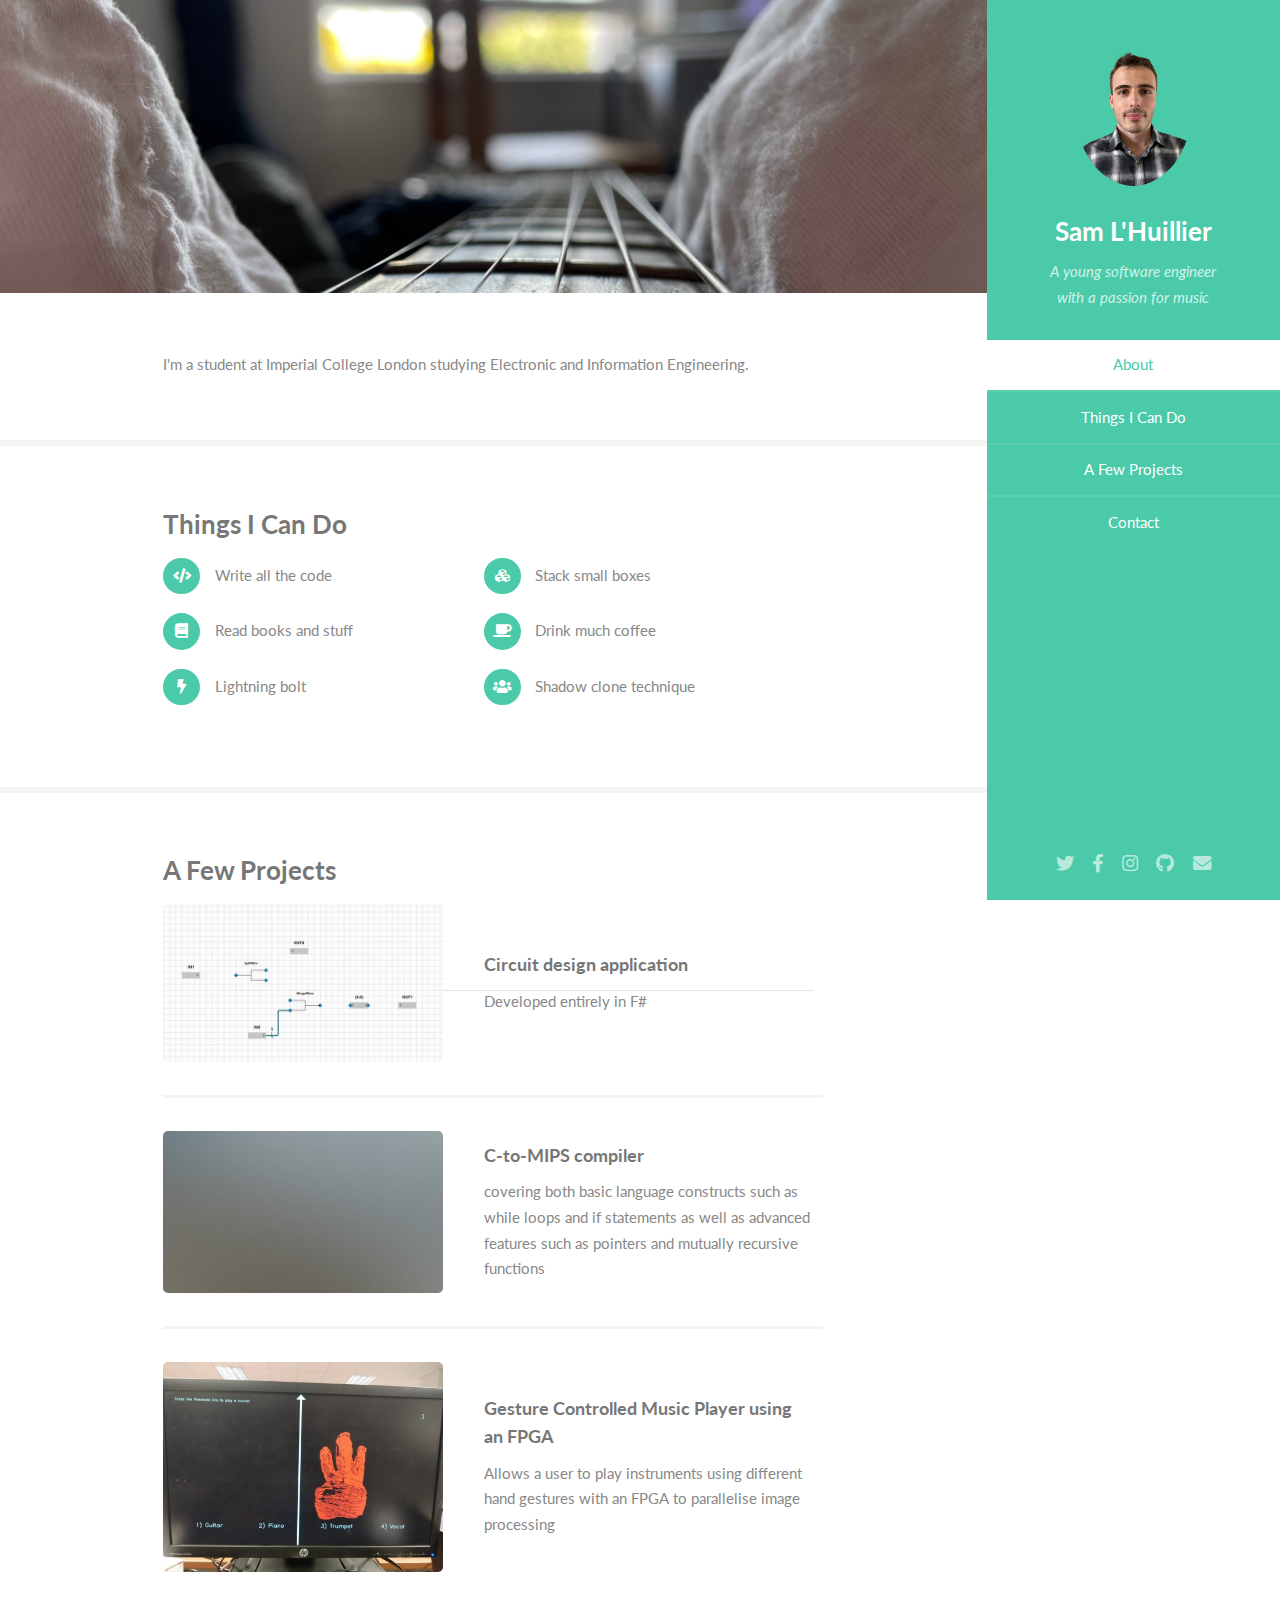
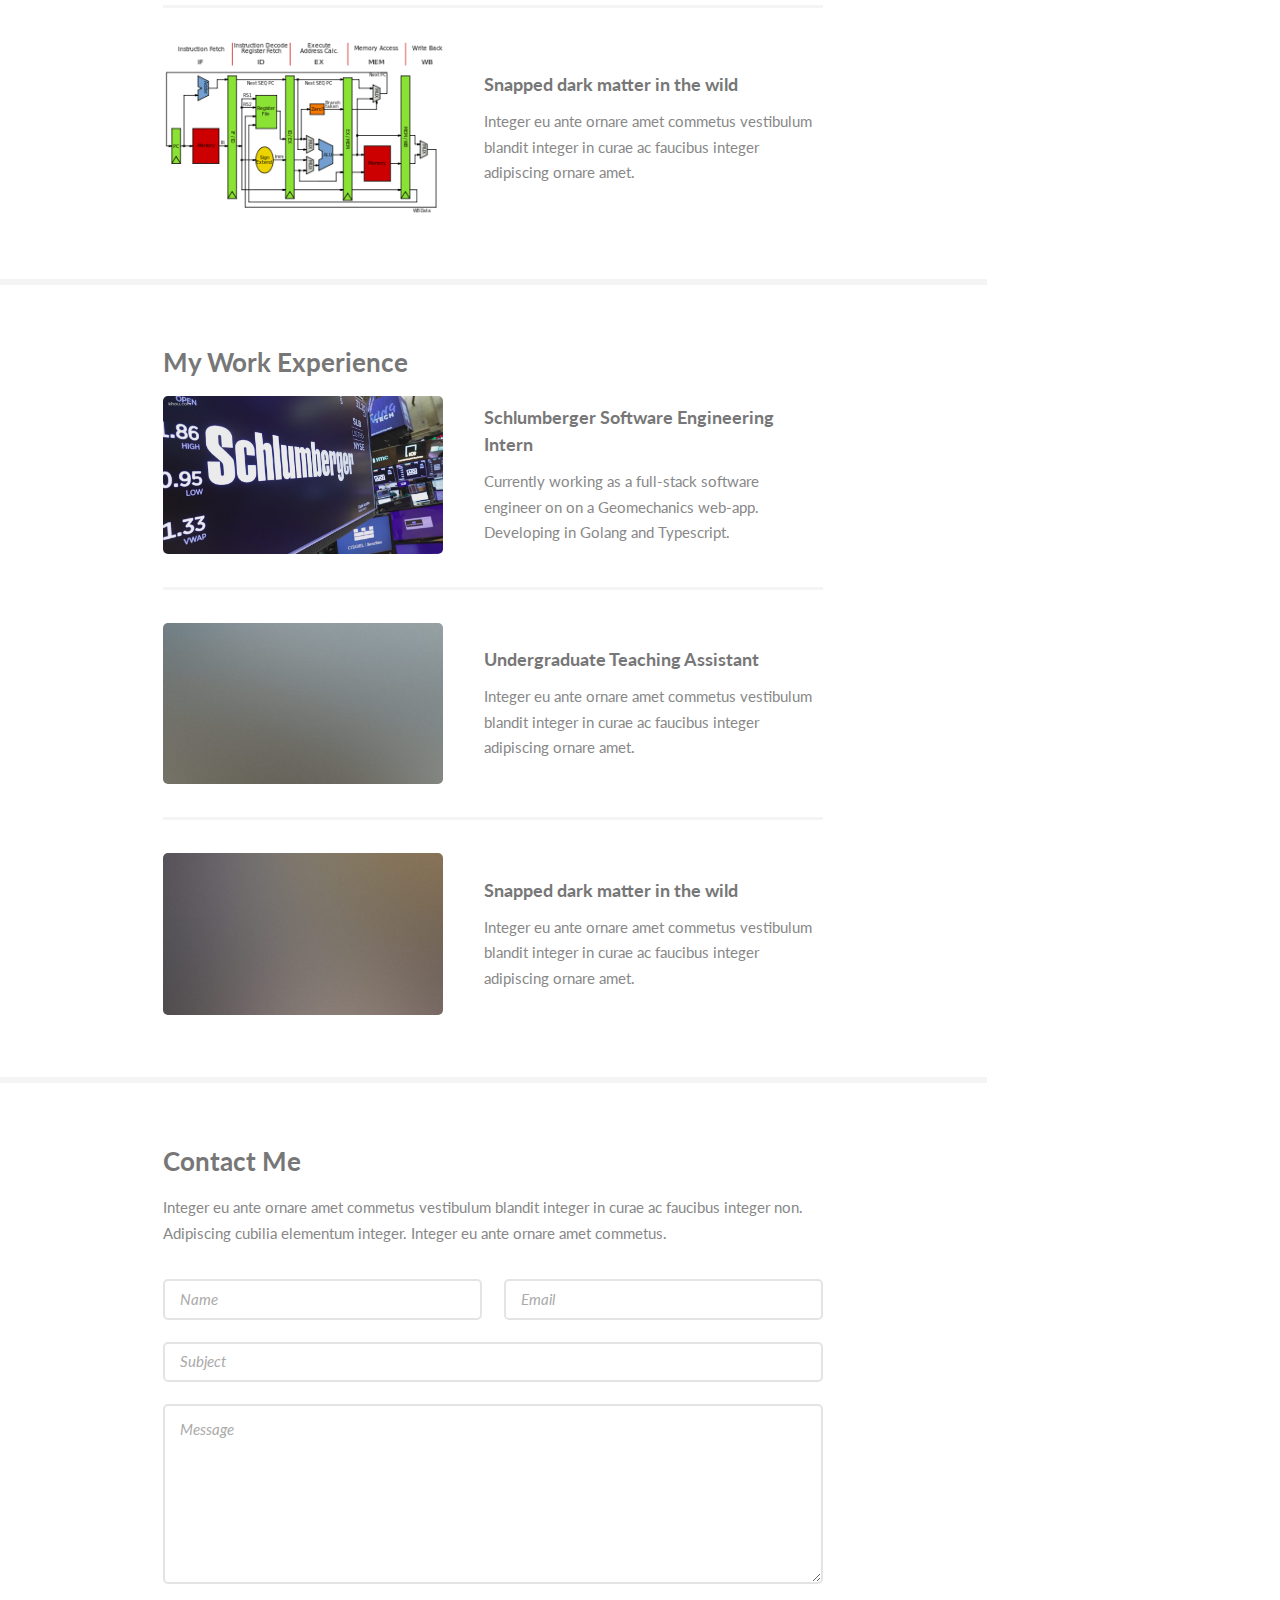
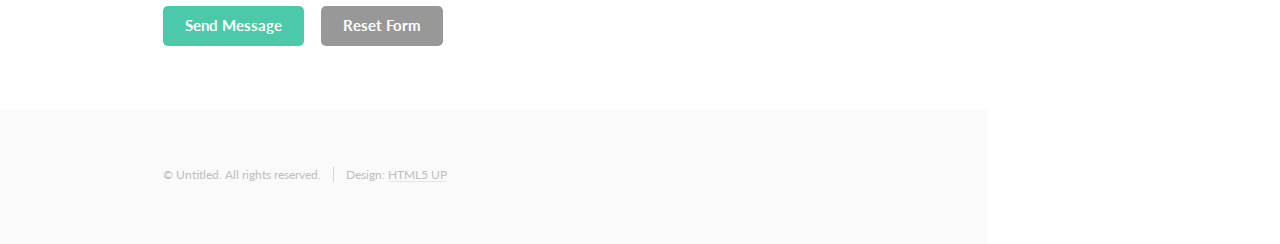
<file: html5up-read-only/index.html>
<!DOCTYPE HTML>

<html>
	<head>
		<title>Sam L'Huillier</title>
		<meta charset="utf-8" />
		<meta name="viewport" content="width=device-width, initial-scale=1, user-scalable=no" />
		<link rel="stylesheet" href="assets/css/main.css" />
		<!-- Global site tag (gtag.js) - Google Analytics -->
		<script async src="https://www.googletagmanager.com/gtag/js?id=G-H9YHZR021Y"></script>
		<script>
		window.dataLayer = window.dataLayer || [];
		function gtag(){dataLayer.push(arguments);}
		gtag('js', new Date());

		gtag('config', 'G-H9YHZR021Y');
		</script>
	</head>
	<body class="is-preload">

		<!-- Header -->
			<section id="header">
				<header>
					<span class="image avatar"><img src="images/sam-removebg.png" alt="" /></span>
					<h1 id="logo"><a href="#">Sam L'Huillier</a></h1>
					<p>A young software engineer<br />
					with a passion for music</p>
				</header>
				<nav id="nav">
					<ul>
						<li><a href="#one" class="active">About</a></li>
						<li><a href="#two">Things I Can Do</a></li>
						<li><a href="#three">A Few Projects</a></li>
						<li><a href="#four">Contact</a></li>
					</ul>
				</nav>
				<footer>
					<ul class="icons">
						<li><a href="#" class="icon brands fa-twitter"><span class="label">Twitter</span></a></li>
						<li><a href="#" class="icon brands fa-facebook-f"><span class="label">Facebook</span></a></li>
						<li><a href="#" class="icon brands fa-instagram"><span class="label">Instagram</span></a></li>
						<li><a href="#" class="icon brands fa-github"><span class="label">Github</span></a></li>
						<li><a href="#" class="icon solid fa-envelope"><span class="label">Email</span></a></li>
					</ul>
				</footer>
			</section>

		<!-- Wrapper -->
			<div id="wrapper">

				<!-- Main -->
					<div id="main">

						<!-- One -->
							<section id="one">
								<div class="image main" data-position="center">
									<img src="images/guitar.jpg" alt="" />
								</div>
								<div class="container">
									<header class="major">
										<!-- <h2>Sam L'Huillier</h2> -->
										<!-- <p><br />
										In my free time, </p> -->
									</header>
									<p>I'm a student at Imperial College London studying
										Electronic and Information Engineering. 
									</p>
								</div>
							</section>

						<!-- Two -->
							<section id="two">
								<div class="container">
									<h3>Things I Can Do</h3>
									<ul class="feature-icons">
										<li class="icon solid fa-code">Write all the code</li>
										<li class="icon solid fa-cubes">Stack small boxes</li>
										<li class="icon solid fa-book">Read books and stuff</li>
										<li class="icon solid fa-coffee">Drink much coffee</li>
										<li class="icon solid fa-bolt">Lightning bolt</li>
										<li class="icon solid fa-users">Shadow clone technique</li>
									</ul>
								</div>
							</section>

						<!-- Three -->
							<section id="three">
								<div class="container">
									<h3>A Few Projects</h3>
									<div class="features">
										
										<article>
											<a href="https://www.google.com">
											<div class="image"><img src="images/width-inference.gif" alt="" /></div>
											<div class="inner">
												<h4>Circuit design application</h4>
												<p>Developed entirely in F#</p>
											</div>
											</a>
										</article>
									
										<article>
											<a href="#" class="image"><img src="images/pic02.jpg" alt="" /></a>
											<div class="inner">
												<h4>C-to-MIPS compiler</h4>
												<p>covering both basic language constructs such as while loops and if statements as well as advanced features such as pointers and mutually recursive functions</p>
											</div>
										</article>
										<article>
											<a href="#" class="image"><img src="images/fpga.jpg" alt="" /></a>
											<div class="inner">
												<h4>Gesture Controlled Music Player using an FPGA</h4>
												<p>Allows a user to play instruments using different hand gestures with an FPGA to parallelise image processing</p>
											</div>
										</article>
										<article>
											<a href="#" class="image"><img src="images/mips.png" alt="" /></a>
											<div class="inner">
												<h4>Snapped dark matter in the wild</h4>
												<p>Integer eu ante ornare amet commetus vestibulum blandit integer in curae ac faucibus integer adipiscing ornare amet.</p>
											</div>
										</article>
									</div>
								</div>
							</section>
							<section id="four">
								<div class="container">
									<h3>My Work Experience</h3>
									<div class="features">
										<article>
											<a href="" class="image"><img src="images/schlum.jpg" alt="" /></a>
											<div class="inner">
												<h4>Schlumberger Software Engineering Intern</h4>
												<p>
													Currently working as a full-stack software engineer on
													on a Geomechanics web-app. Developing in Golang and Typescript. 
												</p>
											</div>
										</article>
										<article>
											<a href="#" class="image"><img src="images/pic02.jpg" alt="" /></a>
											<div class="inner">
												<h4>Undergraduate Teaching Assistant</h4>
												<p>Integer eu ante ornare amet commetus vestibulum blandit integer in curae ac faucibus integer adipiscing ornare amet.</p>
											</div>
										</article>
										<article>
											<a href="#" class="image"><img src="images/pic03.jpg" alt="" /></a>
											<div class="inner">
												<h4>Snapped dark matter in the wild</h4>
												<p>Integer eu ante ornare amet commetus vestibulum blandit integer in curae ac faucibus integer adipiscing ornare amet.</p>
											</div>
										</article>
									</div>
								</div>
							</section>
							


							
							<section id="five">
								<div class="container">
									<h3>Contact Me</h3>
									<p>Integer eu ante ornare amet commetus vestibulum blandit integer in curae ac faucibus integer non. Adipiscing cubilia elementum integer. Integer eu ante ornare amet commetus.</p>
									<form method="post" action="#">
										<div class="row gtr-uniform">
											<div class="col-6 col-12-xsmall"><input type="text" name="name" id="name" placeholder="Name" /></div>
											<div class="col-6 col-12-xsmall"><input type="email" name="email" id="email" placeholder="Email" /></div>
											<div class="col-12"><input type="text" name="subject" id="subject" placeholder="Subject" /></div>
											<div class="col-12"><textarea name="message" id="message" placeholder="Message" rows="6"></textarea></div>
											<div class="col-12">
												<ul class="actions">
													<li><input type="submit" class="primary" value="Send Message" /></li>
													<li><input type="reset" value="Reset Form" /></li>
												</ul>
											</div>
										</div>
									</form>
								</div>
							</section>

						<!-- Five -->
						<!--
							<section id="five">
								<div class="container">
									<h3>Elements</h3>

									<section>
										<h4>Text</h4>
										<p>This is <b>bold</b> and this is <strong>strong</strong>. This is <i>italic</i> and this is <em>emphasized</em>.
										This is <sup>superscript</sup> text and this is <sub>subscript</sub> text.
										This is <u>underlined</u> and this is code: <code>for (;;) { ... }</code>. Finally, <a href="#">this is a link</a>.</p>
										<hr />
										<header>
											<h4>Heading with a Subtitle</h4>
											<p>Lorem ipsum dolor sit amet nullam id egestas urna aliquam</p>
										</header>
										<p>Nunc lacinia ante nunc ac lobortis. Interdum adipiscing gravida odio porttitor sem non mi integer non faucibus ornare mi ut ante amet placerat aliquet. Volutpat eu sed ante lacinia sapien lorem accumsan varius montes viverra nibh in adipiscing blandit tempus accumsan.</p>
										<header>
											<h5>Heading with a Subtitle</h5>
											<p>Lorem ipsum dolor sit amet nullam id egestas urna aliquam</p>
										</header>
										<p>Nunc lacinia ante nunc ac lobortis. Interdum adipiscing gravida odio porttitor sem non mi integer non faucibus ornare mi ut ante amet placerat aliquet. Volutpat eu sed ante lacinia sapien lorem accumsan varius montes viverra nibh in adipiscing blandit tempus accumsan.</p>
										<hr />
										<h2>Heading Level 2</h2>
										<h3>Heading Level 3</h3>
										<h4>Heading Level 4</h4>
										<h5>Heading Level 5</h5>
										<h6>Heading Level 6</h6>
										<hr />
										<h5>Blockquote</h5>
										<blockquote>Fringilla nisl. Donec accumsan interdum nisi, quis tincidunt felis sagittis eget tempus euismod. Vestibulum ante ipsum primis in faucibus vestibulum. Blandit adipiscing eu felis iaculis volutpat ac adipiscing accumsan faucibus. Vestibulum ante ipsum primis in faucibus lorem ipsum dolor sit amet nullam adipiscing eu felis.</blockquote>
										<h5>Preformatted</h5>
										<pre><code>i = 0;

while (!deck.isInOrder()) {
    print 'Iteration ' + i;
    deck.shuffle();
    i++;
}

print 'It took ' + i + ' iterations to sort the deck.';</code></pre>
									</section>

									<section>
										<h4>Lists</h4>
										<div class="row">
											<div class="col-6 col-12-xsmall">
												<h5>Unordered</h5>
												<ul>
													<li>Dolor pulvinar etiam magna etiam.</li>
													<li>Sagittis adipiscing lorem eleifend.</li>
													<li>Felis enim feugiat dolore viverra.</li>
												</ul>
												<h5>Alternate</h5>
												<ul class="alt">
													<li>Dolor pulvinar etiam magna etiam.</li>
													<li>Sagittis adipiscing lorem eleifend.</li>
													<li>Felis enim feugiat dolore viverra.</li>
												</ul>
											</div>
											<div class="col-6 col-12-xsmall">
												<h5>Ordered</h5>
												<ol>
													<li>Dolor pulvinar etiam magna etiam.</li>
													<li>Etiam vel felis at lorem sed viverra.</li>
													<li>Felis enim feugiat dolore viverra.</li>
													<li>Dolor pulvinar etiam magna etiam.</li>
													<li>Etiam vel felis at lorem sed viverra.</li>
													<li>Felis enim feugiat dolore viverra.</li>
												</ol>
												<h5>Icons</h5>
												<ul class="icons">
													<li><a href="#" class="icon brands fa-twitter"><span class="label">Twitter</span></a></li>
													<li><a href="#" class="icon brands fa-facebook-f"><span class="label">Facebook</span></a></li>
													<li><a href="#" class="icon brands fa-instagram"><span class="label">Instagram</span></a></li>
													<li><a href="#" class="icon brands fa-github"><span class="label">Github</span></a></li>
													<li><a href="#" class="icon brands fa-dribbble"><span class="label">Dribbble</span></a></li>
													<li><a href="#" class="icon brands fa-tumblr"><span class="label">Tumblr</span></a></li>
												</ul>
											</div>
										</div>
										<h5>Actions</h5>
										<ul class="actions">
											<li><a href="#" class="button primary">Default</a></li>
											<li><a href="#" class="button">Default</a></li>
											<li><a href="#" class="button alt">Default</a></li>
										</ul>
										<ul class="actions small">
											<li><a href="#" class="button primary small">Small</a></li>
											<li><a href="#" class="button small">Small</a></li>
											<li><a href="#" class="button alt small">Small</a></li>
										</ul>
										<div class="row">
											<div class="col-3 col-6-medium col-12-xsmall">
												<ul class="actions stacked">
													<li><a href="#" class="button primary">Default</a></li>
													<li><a href="#" class="button">Default</a></li>
													<li><a href="#" class="button alt">Default</a></li>
												</ul>
											</div>
											<div class="col-3 col-6 col-12-xsmall">
												<ul class="actions stacked">
													<li><a href="#" class="button primary small">Small</a></li>
													<li><a href="#" class="button small">Small</a></li>
													<li><a href="#" class="button alt small">Small</a></li>
												</ul>
											</div>
											<div class="col-3 col-6-medium col-12-xsmall">
												<ul class="actions stacked">
													<li><a href="#" class="button primary fit">Default</a></li>
													<li><a href="#" class="button fit">Default</a></li>
													<li><a href="#" class="button alt fit">Default</a></li>
												</ul>
											</div>
											<div class="col-3 col-6-medium col-12-xsmall">
												<ul class="actions stacked">
													<li><a href="#" class="button primary small fit">Small</a></li>
													<li><a href="#" class="button small fit">Small</a></li>
													<li><a href="#" class="button alt small fit">Small</a></li>
												</ul>
											</div>
										</div>
									</section>

									<section>
										<h4>Table</h4>
										<h5>Default</h5>
										<div class="table-wrapper">
											<table>
												<thead>
													<tr>
														<th>Name</th>
														<th>Description</th>
														<th>Price</th>
													</tr>
												</thead>
												<tbody>
													<tr>
														<td>Item One</td>
														<td>Ante turpis integer aliquet porttitor.</td>
														<td>29.99</td>
													</tr>
													<tr>
														<td>Item Two</td>
														<td>Vis ac commodo adipiscing arcu aliquet.</td>
														<td>19.99</td>
													</tr>
													<tr>
														<td>Item Three</td>
														<td> Morbi faucibus arcu accumsan lorem.</td>
														<td>29.99</td>
													</tr>
													<tr>
														<td>Item Four</td>
														<td>Vitae integer tempus condimentum.</td>
														<td>19.99</td>
													</tr>
													<tr>
														<td>Item Five</td>
														<td>Ante turpis integer aliquet porttitor.</td>
														<td>29.99</td>
													</tr>
												</tbody>
												<tfoot>
													<tr>
														<td colspan="2"></td>
														<td>100.00</td>
													</tr>
												</tfoot>
											</table>
										</div>

										<h5>Alternate</h5>
										<div class="table-wrapper">
											<table class="alt">
												<thead>
													<tr>
														<th>Name</th>
														<th>Description</th>
														<th>Price</th>
													</tr>
												</thead>
												<tbody>
													<tr>
														<td>Item One</td>
														<td>Ante turpis integer aliquet porttitor.</td>
														<td>29.99</td>
													</tr>
													<tr>
														<td>Item Two</td>
														<td>Vis ac commodo adipiscing arcu aliquet.</td>
														<td>19.99</td>
													</tr>
													<tr>
														<td>Item Three</td>
														<td> Morbi faucibus arcu accumsan lorem.</td>
														<td>29.99</td>
													</tr>
													<tr>
														<td>Item Four</td>
														<td>Vitae integer tempus condimentum.</td>
														<td>19.99</td>
													</tr>
													<tr>
														<td>Item Five</td>
														<td>Ante turpis integer aliquet porttitor.</td>
														<td>29.99</td>
													</tr>
												</tbody>
												<tfoot>
													<tr>
														<td colspan="2"></td>
														<td>100.00</td>
													</tr>
												</tfoot>
											</table>
										</div>
									</section>

									<section>
										<h4>Buttons</h4>
										<ul class="actions">
											<li><a href="#" class="button primary">Primary</a></li>
											<li><a href="#" class="button">Default</a></li>
											<li><a href="#" class="button alt">Alternate</a></li>
										</ul>
										<ul class="actions">
											<li><a href="#" class="button primary large">Large</a></li>
											<li><a href="#" class="button">Default</a></li>
											<li><a href="#" class="button alt small">Small</a></li>
										</ul>
										<ul class="actions fit">
											<li><a href="#" class="button primary fit">Fit</a></li>
											<li><a href="#" class="button fit">Fit</a></li>
											<li><a href="#" class="button alt fit">Fit</a></li>
										</ul>
										<ul class="actions fit small">
											<li><a href="#" class="button primary fit small">Fit + Small</a></li>
											<li><a href="#" class="button fit small">Fit + Small</a></li>
											<li><a href="#" class="button alt fit small">Fit + Small</a></li>
										</ul>
										<ul class="actions">
											<li><a href="#" class="button primary icon solid fa-download">Icon</a></li>
											<li><a href="#" class="button icon solid fa-download">Icon</a></li>
											<li><a href="#" class="button alt icon solid fa-check">Icon</a></li>
										</ul>
										<ul class="actions">
											<li><span class="button primary disabled">Primary</span></li>
											<li><span class="button disabled">Default</span></li>
											<li><span class="button alt disabled">Alternate</span></li>
										</ul>
									</section>

									<section>
										<h4>Form</h4>
										<form method="post" action="#">
											<div class="row gtr-uniform">
												<div class="col-6 col-12-xsmall">
													<input type="text" name="demo-name" id="demo-name" value="" placeholder="Name" />
												</div>
												<div class="col-6 col-12-xsmall">
													<input type="email" name="demo-email" id="demo-email" value="" placeholder="Email" />
												</div>
												<div class="col-12">
													<select name="demo-category" id="demo-category">
														<option value="">- Category -</option>
														<option value="1">Manufacturing</option>
														<option value="1">Shipping</option>
														<option value="1">Administration</option>
														<option value="1">Human Resources</option>
													</select>
												</div>
												<div class="col-4 col-12-medium">
													<input type="radio" id="demo-priority-low" name="demo-priority" checked>
													<label for="demo-priority-low">Low Priority</label>
												</div>
												<div class="col-4 col-12-medium">
													<input type="radio" id="demo-priority-normal" name="demo-priority">
													<label for="demo-priority-normal">Normal Priority</label>
												</div>
												<div class="col-4 col-12-medium">
													<input type="radio" id="demo-priority-high" name="demo-priority">
													<label for="demo-priority-high">High Priority</label>
												</div>
												<div class="col-6 col-12-medium">
													<input type="checkbox" id="demo-copy" name="demo-copy">
													<label for="demo-copy">Email me a copy of this message</label>
												</div>
												<div class="col-6 col-12-medium">
													<input type="checkbox" id="demo-human" name="demo-human" checked>
													<label for="demo-human">I am a human and not a robot</label>
												</div>
												<div class="col-12">
													<textarea name="demo-message" id="demo-message" placeholder="Enter your message" rows="6"></textarea>
												</div>
												<div class="col-12">
													<ul class="actions">
														<li><input type="submit" value="Send Message" /></li>
														<li><input type="reset" value="Reset" class="alt" /></li>
													</ul>
												</div>
											</div>
										</form>
									</section>

									<section>
										<h4>Image</h4>
										<h5>Fit</h5>
										<span class="image fit"><img src="images/banner.jpg" alt="" /></span>
										<div class="box alt">
											<div class="row gtr-50 gtr-uniform">
												<div class="col-4"><span class="image fit"><img src="images/pic01.jpg" alt="" /></span></div>
												<div class="col-4"><span class="image fit"><img src="images/pic02.jpg" alt="" /></span></div>
												<div class="col-4"><span class="image fit"><img src="images/pic03.jpg" alt="" /></span></div>
												<div class="col-4"><span class="image fit"><img src="images/pic02.jpg" alt="" /></span></div>
												<div class="col-4"><span class="image fit"><img src="images/pic03.jpg" alt="" /></span></div>
												<div class="col-4"><span class="image fit"><img src="images/pic01.jpg" alt="" /></span></div>
												<div class="col-4"><span class="image fit"><img src="images/pic03.jpg" alt="" /></span></div>
												<div class="col-4"><span class="image fit"><img src="images/pic01.jpg" alt="" /></span></div>
												<div class="col-4"><span class="image fit"><img src="images/pic02.jpg" alt="" /></span></div>
											</div>
										</div>
										<h5>Left &amp; Right</h5>
										<p><span class="image left"><img src="images/avatar.jpg" alt="" /></span>Fringilla nisl. Donec accumsan interdum nisi, quis tincidunt felis sagittis eget. tempus euismod. Vestibulum ante ipsum primis in faucibus vestibulum. Blandit adipiscing eu felis iaculis volutpat ac adipiscing accumsan eu faucibus. Integer ac pellentesque praesent tincidunt felis sagittis eget. tempus euismod. Vestibulum ante ipsum primis in faucibus vestibulum. Blandit adipiscing eu felis iaculis volutpat ac adipiscing accumsan eu faucibus. Integer ac pellentesque praesent. Donec accumsan interdum nisi, quis tincidunt felis sagittis eget. tempus euismod. Vestibulum ante ipsum primis in faucibus vestibulum. Blandit adipiscing eu felis iaculis volutpat ac adipiscing accumsan eu faucibus. Integer ac pellentesque praesent tincidunt felis sagittis eget. tempus euismod. Vestibulum ante ipsum primis in faucibus vestibulum. Blandit adipiscing eu felis iaculis volutpat ac adipiscing accumsan eu faucibus. Integer ac pellentesque praesent.</p>
										<p><span class="image right"><img src="images/avatar.jpg" alt="" /></span>Fringilla nisl. Donec accumsan interdum nisi, quis tincidunt felis sagittis eget. tempus euismod. Vestibulum ante ipsum primis in faucibus vestibulum. Blandit adipiscing eu felis iaculis volutpat ac adipiscing accumsan eu faucibus. Integer ac pellentesque praesent tincidunt felis sagittis eget. tempus euismod. Vestibulum ante ipsum primis in faucibus vestibulum. Blandit adipiscing eu felis iaculis volutpat ac adipiscing accumsan eu faucibus. Integer ac pellentesque praesent. Donec accumsan interdum nisi, quis tincidunt felis sagittis eget. tempus euismod. Vestibulum ante ipsum primis in faucibus vestibulum. Blandit adipiscing eu felis iaculis volutpat ac adipiscing accumsan eu faucibus. Integer ac pellentesque praesent tincidunt felis sagittis eget. tempus euismod. Vestibulum ante ipsum primis in faucibus vestibulum. Blandit adipiscing eu felis iaculis volutpat ac adipiscing accumsan eu faucibus. Integer ac pellentesque praesent.</p>
									</section>

								</div>
							</section>
						-->

					</div>

				<!-- Footer -->
					<section id="footer">
						<div class="container">
							<ul class="copyright">
								<li>&copy; Untitled. All rights reserved.</li><li>Design: <a href="http://html5up.net">HTML5 UP</a></li>
							</ul>
						</div>
					</section>

			</div>

		<!-- Scripts -->
			<script src="assets/js/jquery.min.js"></script>
			<script src="assets/js/jquery.scrollex.min.js"></script>
			<script src="assets/js/jquery.scrolly.min.js"></script>
			<script src="assets/js/browser.min.js"></script>
			<script src="assets/js/breakpoints.min.js"></script>
			<script src="assets/js/util.js"></script>
			<script src="assets/js/main.js"></script>

	</body>
</html>
</file>
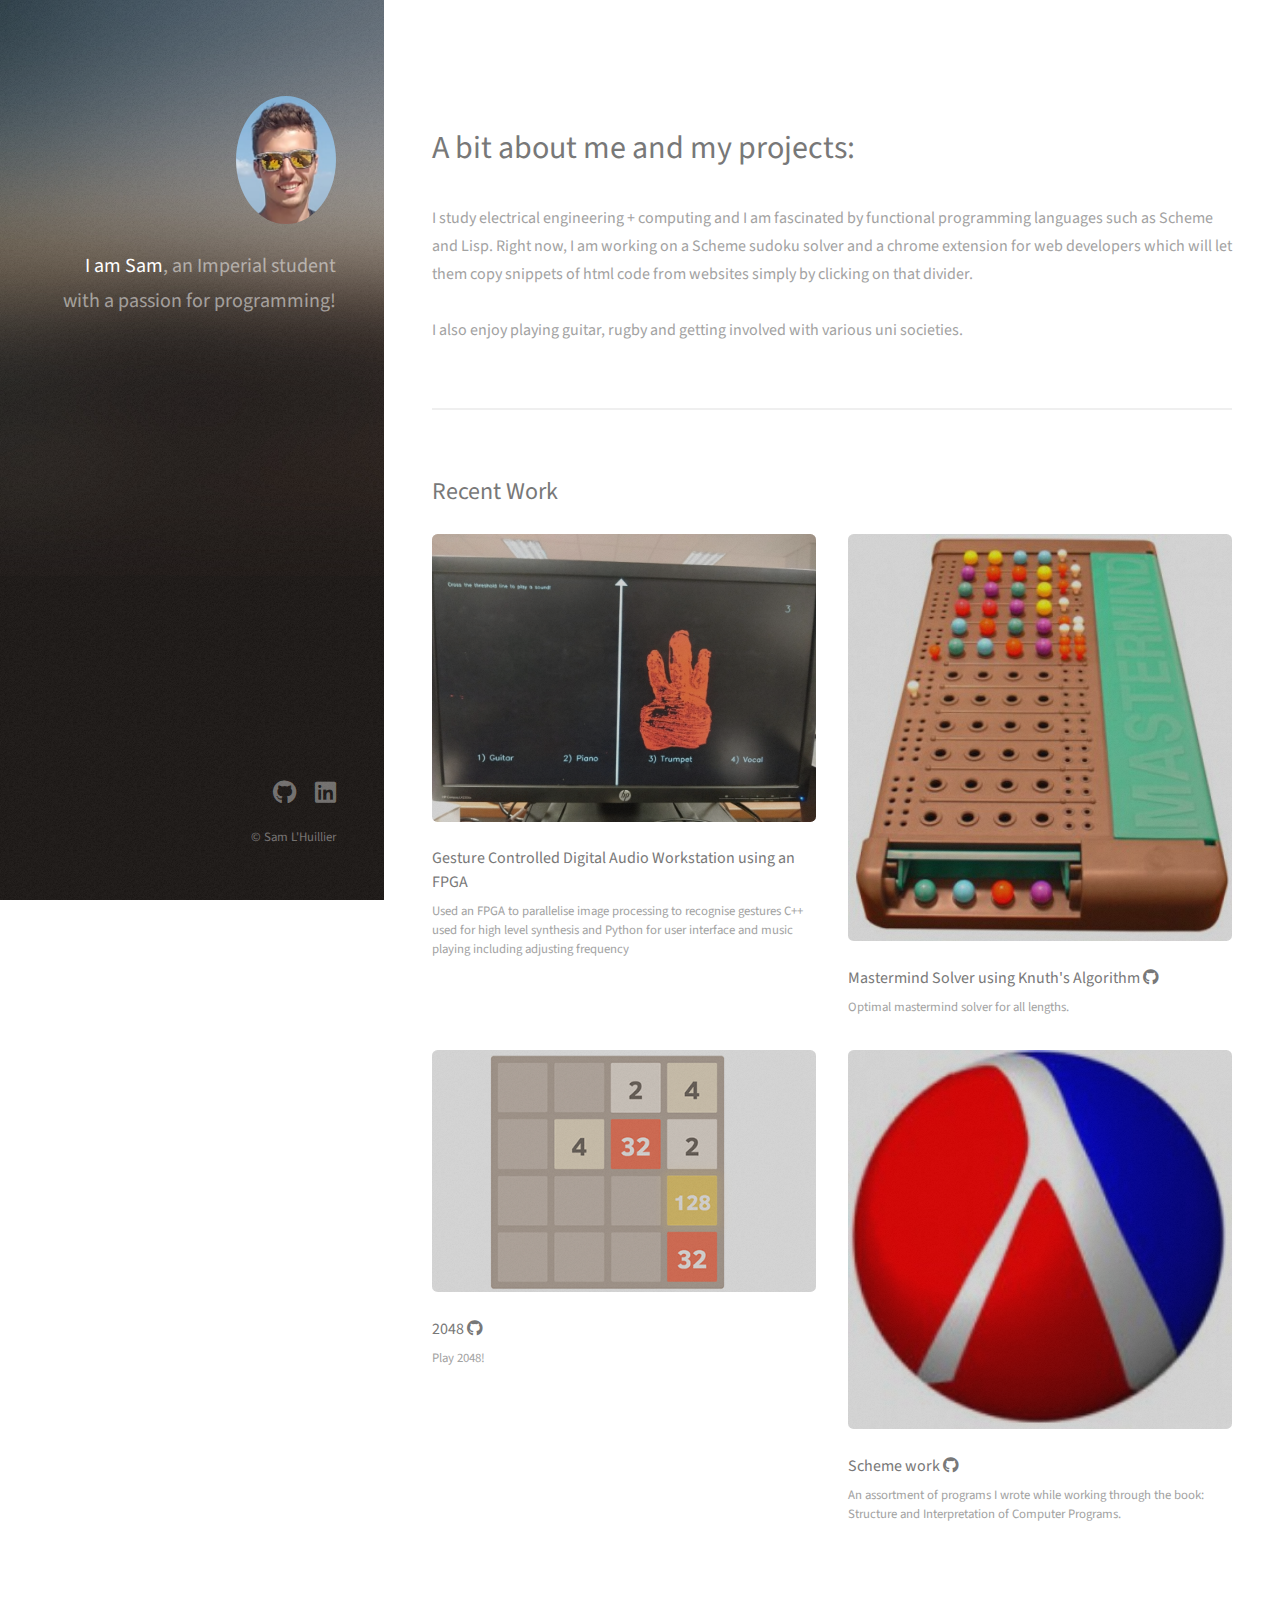
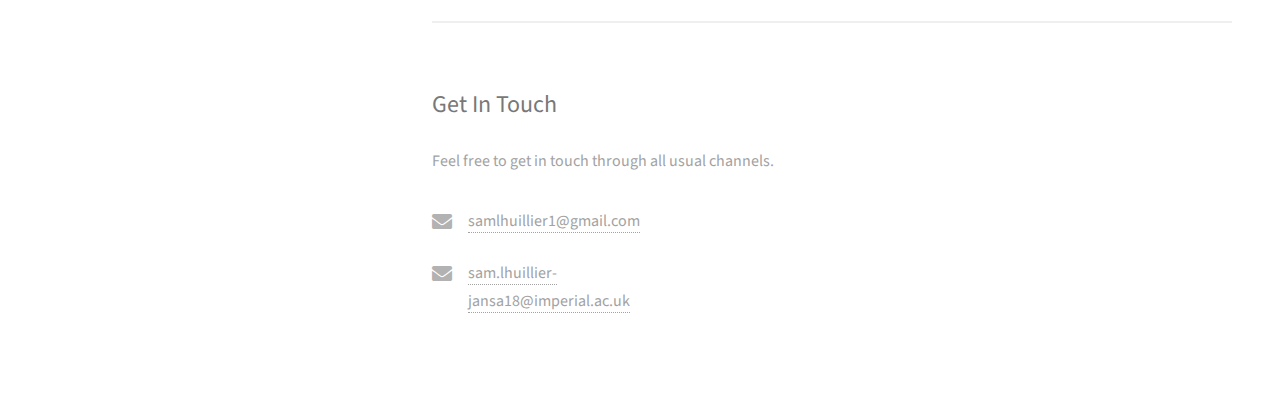
<file: old/index.html>
<!DOCTYPE HTML>

<html>
	<head>
		<title>Sam L'Huillier</title>
		<meta charset="utf-8" />
		<meta name="viewport" content="width=device-width, initial-scale=1, user-scalable=no" />
		<link rel="stylesheet" href="assets/css/main.css" />
	</head>
	<body class="is-preload">

]
			<header id="header">
				<div class="inner">
					<a href="#" class="image avatar"><img src="images/avatar.jpg" alt="" /></a>
					<h1><strong>I am Sam</strong>, an Imperial student<br />
					with a passion for programming!<br />
					</h1>
				</div>
			</header>

	
			<div id="main"><!--hello-->
					<section id="one">
						<header class="major">
							<h2>A bit about me and my projects:</h2>
						</header>
						<p>I study electrical engineering + computing and I am fascinated by functional programming languages such as Scheme and Lisp. Right now, I am working on a Scheme sudoku solver and a chrome extension for web developers which will let them copy snippets of html code from websites simply by clicking on that divider.  </br></br>I also enjoy playing guitar, rugby and getting involved with various uni societies.</p>
					</section>

					<section id="two">
						<h2>Recent Work</h2>
						<div class="row">
							<article class="col-6 col-12-xsmall work-item">
								<a href="images/fpga.jpg" class="image fit thumb"><img src="images/fpga.jpg" alt="" /></a>
								<h3>Gesture Controlled Digital Audio Workstation using an FPGA</h3>
								<p>Used an FPGA to parallelise image processing to recognise gestures
								C++ used for high level synthesis and Python for user interface and music playing including adjusting frequency
								</p>
							</article>
							<article class="col-6 col-12-xsmall work-item">
								<a href="images/Mastermind.jpg" class="image fit thumb"><img src="images/Mastermind.jpg" alt="" /></a>
								<h3>Mastermind Solver using Knuth's Algorithm <a href="https://github.com/samlhuillier/Mastermind-solver" class="icon brands fa-github"><span class="label">Github</span></a></h3>
								<p>Optimal mastermind solver for all lengths.</p>
							</article>
							<article class="col-6 col-12-xsmall work-item">
								<a href="images/2048.png" class="image fit thumb"><img src="images/2048.png" alt="" /></a>
								<h3>2048 <a href="https://github.com/samlhuillier/2048" class="icon brands fa-github"><span class="label">Github</span></a></h3>
								<p>Play 2048!</p>
							</article>
							<article class="col-6 col-12-xsmall work-item">
								<a href="images/scheme.jpg" class="image fit thumb"><img src="images/scheme.jpg" alt="" /></a>
								<h3>Scheme work <a href="https://github.com/samlhuillier/learning-scheme" class="icon brands fa-github"><span class="label">Github</span></a></h3>
								<p>An assortment of programs I wrote while working through the book: Structure and Interpretation of Computer Programs.</p>
							</article>
							
						</div>
					</section>

				<!-- Three -->
					<section id="three">
						<h2>Get In Touch</h2>
						<p>Feel free to get in touch through all usual channels.</p>
						<div class="row">
							
							<div class="col-4 col-12-small">
								<ul class="labeled-icons">
									
									<li>
										<h3 class="icon solid fa-envelope"><span class="label">Email</span></h3>
										<a href="#">samlhuillier1@gmail.com</a>
									</li>
									<li>
										<h3 class="icon solid fa-envelope"><span class="label">Email</span></h3>
										<a href="#">sam.lhuillier-jansa18@imperial.ac.uk</a>
									</li>
								</ul>
							</div>
						</div>
					</section>

				

		<!-- Footer -->
			<footer id="footer">
				<div class="inner">
					<ul class="icons">
						<li><a href="https://github.com/samlhuillier" class="icon brands fa-github"><span class="label">Github</span></a></li>
						<li><a href="https://www.linkedin.com/in/sam-l-huillier-b51617179/" class="icon brands fa-linkedin"><span class="label">Linkedin</span></a></li>
						
					</ul>
					<ul class="copyright">
						<li>&copy; Sam L'Huillier</li>
					</ul>
				</div>
			</footer>

		<!-- Scripts -->
			<script src="assets/js/jquery.min.js"></script>
			<script src="assets/js/jquery.poptrox.min.js"></script>
			<script src="assets/js/browser.min.js"></script>
			<script src="assets/js/breakpoints.min.js"></script>
			<script src="assets/js/util.js"></script>
			<script src="assets/js/main.js"></script>

	</body>
</html>
</file>
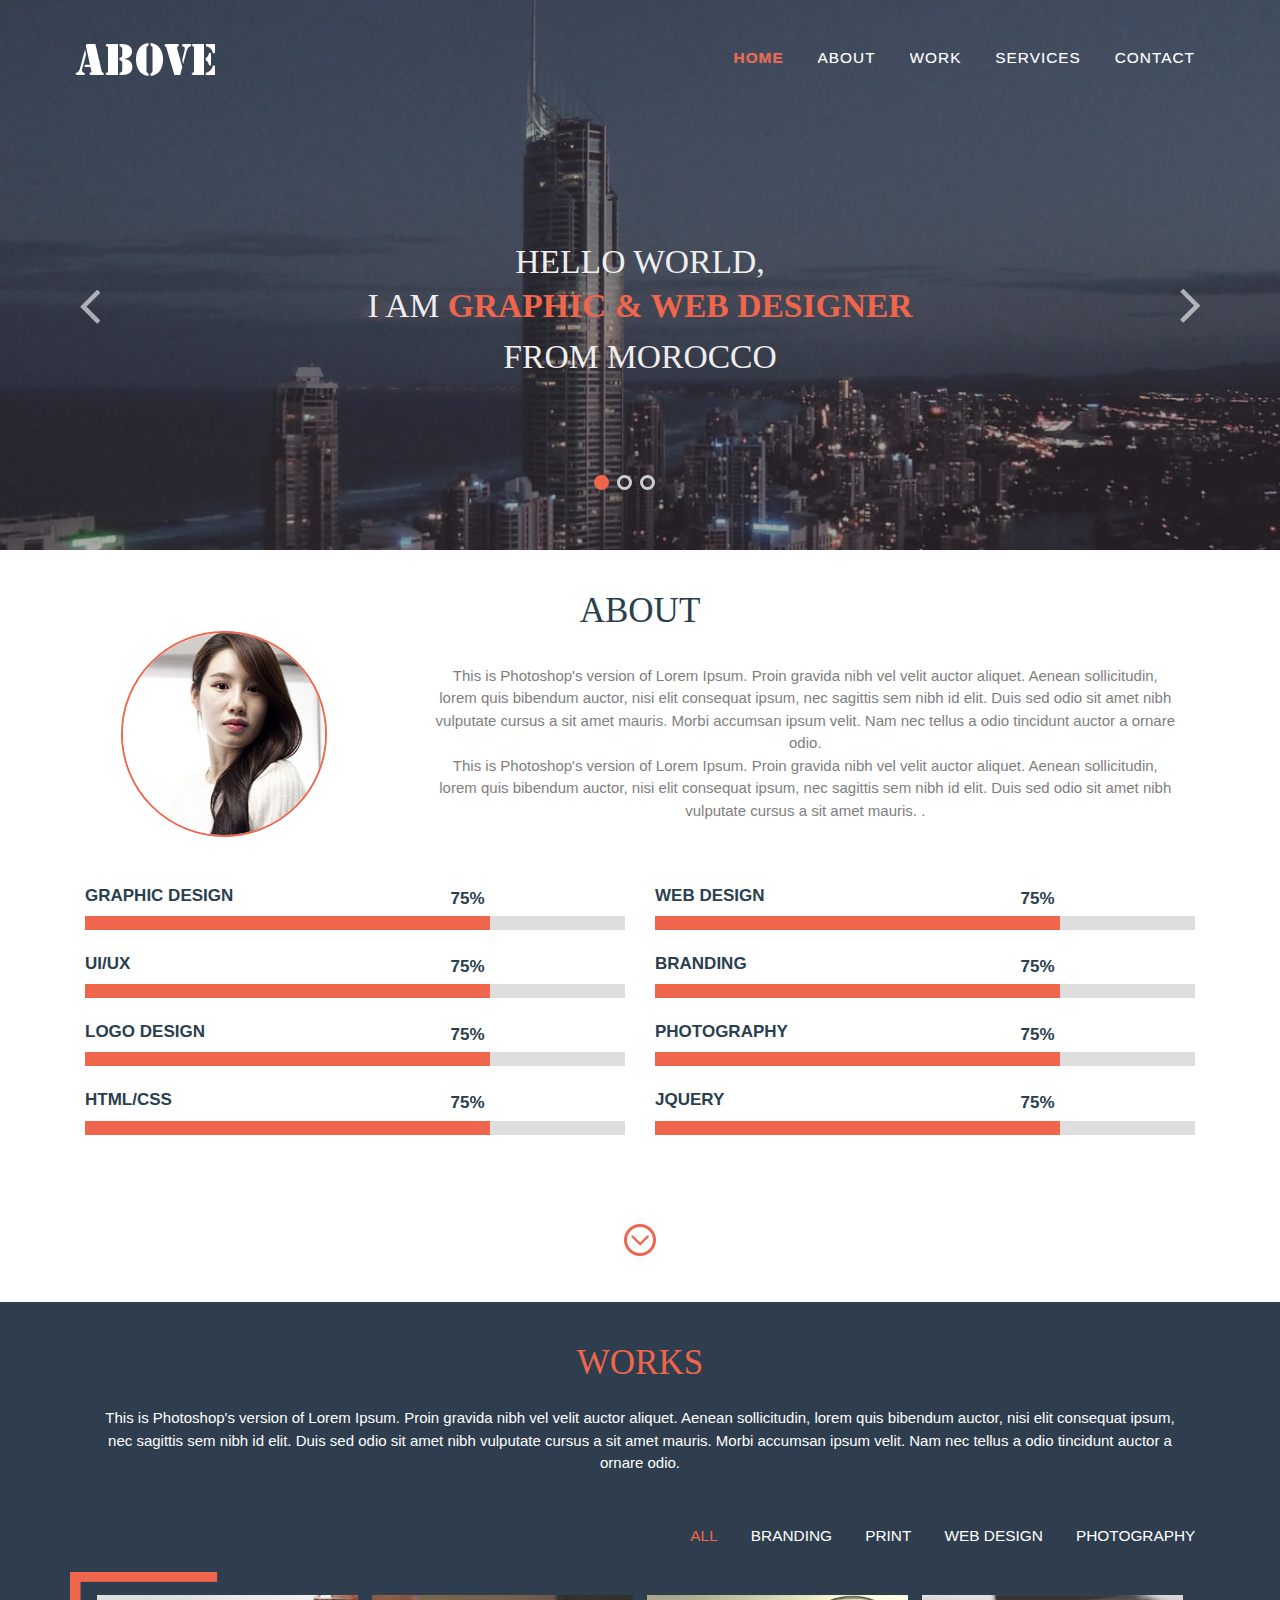
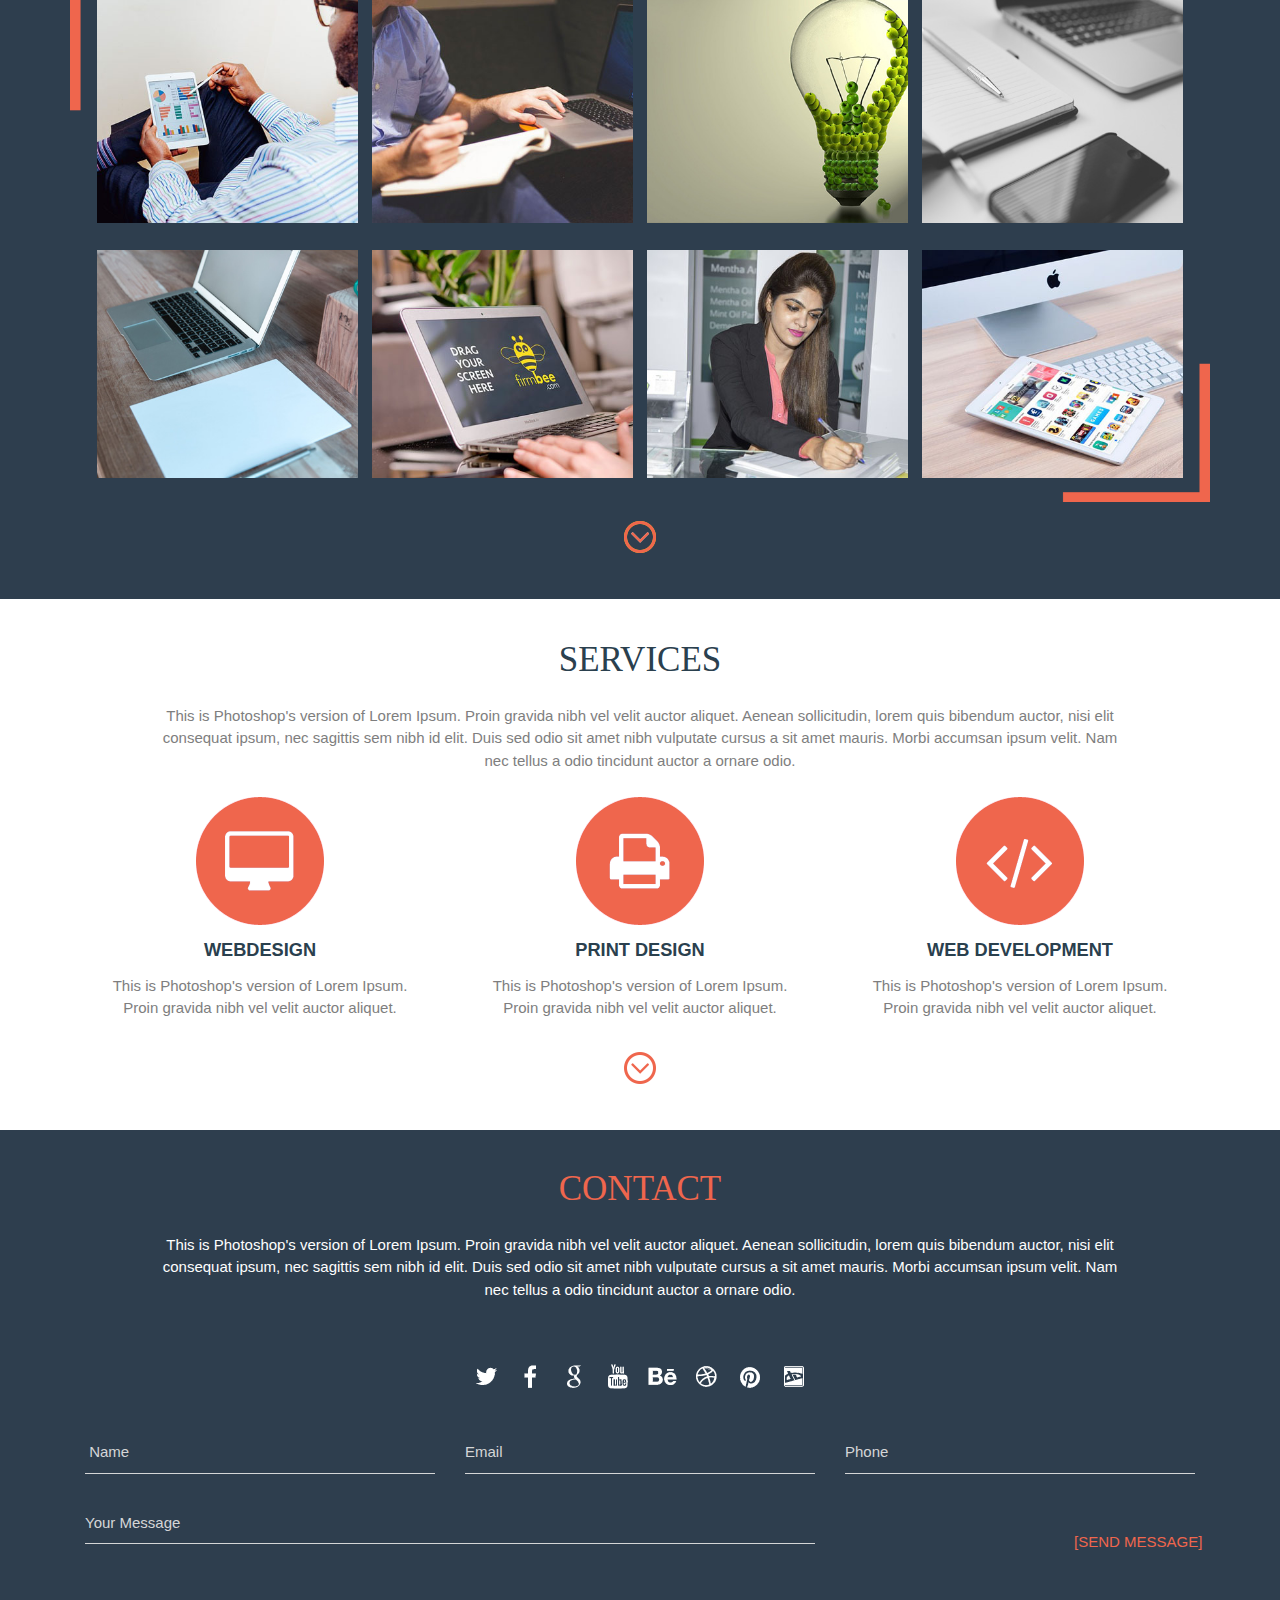
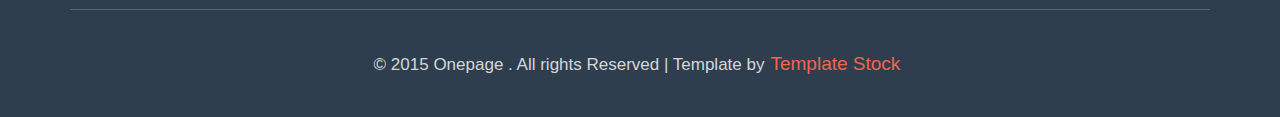
<file: old/above/index.html>
<!--Author: Template Stock
Author URL: http://templatestock.co
-->
<!DOCTYPE html>
<html>
<head>
<title>Above Free Responsive Template | Template Stock</title>
<meta name="viewport" content="width=device-width, initial-scale=1">
<meta http-equiv="Content-Type" content="text/html; charset=utf-8" />
<meta name="keywords" content="Onepage Responsive web template, Bootstrap Web Templates, Flat Web Templates, Android Compatible web template,
Smartphone Compatible web template, free webdesigns for Nokia, Samsung, LG, SonyEricsson, Motorola web design" />
<script type="application/x-javascript"> addEventListener("load", function() { setTimeout(hideURLbar, 0); }, false); function hideURLbar(){ window.scrollTo(0,1); } </script>
<link href="css/bootstrap.css" rel='stylesheet' type='text/css'/>
<link href="css/style.css" rel="stylesheet" type="text/css" media="all" />	    
	    <!-- jQuery (necessary for Bootstrap's JavaScript plugins) -->
<script src="js/jquery.min.js"></script>
<script type="text/javascript" src="js/move-top.js"></script>
<script type="text/javascript" src="js/easing.js"></script>
 <script type="text/javascript">
		jQuery(document).ready(function($) {
			$(".scroll").click(function(event){		
				event.preventDefault();
				$('html,body').animate({scrollTop:$(this.hash).offset().top},1200);
			});
		});
	</script>
</head>
<body>
<div class="header" id="head">	
      <div class="container"> 
         <div class="header-top">
      		 <div class="logo">
				<a href="index.html"><img src="images/logo.png" alt=""/></a>
			 </div>
		   <div class="top-menu">
		   	<span class="menu"> </span>
			<ul>
			 	<nav class="cl-effect-5">
				<li><a class="active" href="index.html"><span data-hover="Home">home</span></a></li>
				<li><a href="#about" class="scroll"><span data-hover="about">about</span></a></li>
				<li><a href="#work" class="scroll"><span data-hover="work"><span>work</span></a></li>
				<li><a href="#services" class="scroll"><span data-hover="services">services</span></a></li>
				<li><a href="#contact" class="scroll"><span data-hover="contact">contact</span></a></li>
				</nav>
			 </ul>
			 </div>
			 <!--script-nav-->
		 <script>
		 $("span.menu").click(function(){
		 $(".top-menu ul").slideToggle("slow" , function(){
		 });
		 });
		 </script>
			<div class="clearfix"></div>
		 </div>  
		  <div class="index-banner">
       	   <div class="wmuSlider example1">
			   <div class="wmuSliderWrapper">
				   <article style="position: absolute; width: 100%; opacity: 0;"> 
				   	<div class="banner-wrap">
				   	       	<div class="banner_center">
				   		 		<h1>hello world,</h1> 
				   		 		<h2>i am <span>graphic & web designer</span></h2>
				   		 		<h2>from morocco</h2>
				   		 		</div>
				   		 </div>
					</article>
				   <article style="position: relative; width: 100%; opacity: 1;"> 
				   	   	<div class="banner-wrap">
				   	      <div class="banner_center">
				   		 		<h1>Content here,</h1> 
				   		 		<h2>Lorem <span>graphic &  designer</span></h2>
				   		 		<h2>Contrary</h2>
				   		 		</div>
				   		  </div>
				   </article>
				   <article style="position: absolute; width: 100%; opacity: 0;">
				   	  	<div class="banner-wrap">
				   	       <div class="banner_center">
				   		 		<h1>Lorem Ipsum ,</h1> 
				   		 		<h2>Contrary to <span>&  designer</span></h2>
				   		 		<h2>reproduced below</h2>
				   		 		</div>
				   		 </div>
					 </article>
				 </div>
				
            </div>
            <script src="js/jquery.wmuSlider.js"></script> 
			  <script>
       			$('.example1').wmuSlider();         
   		     </script> 	           	      
      </div>
	 </div>     
	</div>
	<div class="content">
		<div class="about-section" id="about" id="about">
	<div class="container">
		<div class="about-header">
			<h3>about</h3>
			<div class="about-imag">
			<img src="images/pic-9.jpg" alt=""/>
			</div>
			<div class="about-text">
					<p>This is Photoshop's version  of Lorem Ipsum. Proin gravida nibh vel velit auctor aliquet. Aenean sollicitudin, lorem quis bibendum auctor, nisi elit consequat ipsum, nec sagittis sem nibh id elit. Duis sed odio sit amet nibh vulputate cursus a sit amet mauris. Morbi accumsan ipsum velit. Nam nec tellus a odio tincidunt auctor a ornare odio.</p> 
					<p>This is Photoshop's version  of Lorem Ipsum. Proin gravida nibh vel velit auctor aliquet. Aenean sollicitudin, lorem quis bibendum auctor, nisi elit consequat ipsum, nec sagittis sem nibh id elit. Duis sed odio sit amet nibh vulputate cursus a sit amet mauris. . </p>
			</div>
			<div class="clearfix"></div>
			</div>
			<div class="about-sectiongrids">
				<div class="col-md-6 about-leftgrid">
					<div class="polls">
					<div class="poll">
						<div class="poll-desc">
							<h4>Graphic Design</h4>
						</div>
						<div class="percentage">
							<p>75%</p>
					</div>
					<div class="clearfix"></div>
				</div>
				<div class="skills">
			              	<div style="width:75%"> </div>
	                      </div>
	                      </div>
	                      <div class="polls">
					<div class="poll">
						<div class="poll-desc">
							<h4>Ui/Ux</h4>
						</div>
						<div class="percentage">
							<p>75%</p>
					</div>
					<div class="clearfix"></div>
				</div>
				<div class="skills">
			              	<div style="width:75%"> </div>
	                      </div>
	                      </div>
	                      <div class="polls">
					<div class="poll">
						<div class="poll-desc">
							<h4>Logo Design</h4>
						</div>
						<div class="percentage">
							<p>75%</p>
					</div>
					<div class="clearfix"></div>
				</div>
				<div class="skills">
			              	<div style="width:75%"> </div>
	                      </div>
	                      </div>
	                      <div class="polls">
					<div class="poll">
						<div class="poll-desc">
							<h4>Html/Css</h4>
						</div>
						<div class="percentage">
							<p>75%</p>
					</div>
					<div class="clearfix"></div>
				</div>
				<div class="skills">
			              	<div style="width:75%"> </div>
	                      </div>
	                      </div>

	</div>
	<div class="col-md-6 about-rightgrid">
		<div class="polls">
					<div class="poll">
						<div class="poll-desc">
							<h4>web design</h4>
						</div>
						<div class="percentage">
							<p>75%</p>
					</div>
					<div class="clearfix"></div>
				</div>
				<div class="skills">
			              	<div style="width:75%"> </div>
	                      </div>
	                      </div>
	                      <div class="polls">
					<div class="poll">
						<div class="poll-desc">
							<h4>branding</h4>
						</div>
						<div class="percentage">
							<p>75%</p>
					</div>
					<div class="clearfix"></div>
				</div>
				<div class="skills">
			              	<div style="width:75%"> </div>
	                      </div>
	                      </div>
	                      <div class="polls">
					<div class="poll">
						<div class="poll-desc">
							<h4>Photography</h4>
						</div>
						<div class="percentage">
							<p>75%</p>
					</div>
					<div class="clearfix"></div>
				</div>
				<div class="skills">
			              	<div style="width:75%"> </div>
	                      </div>
	                      </div>
	                      <div class="polls">
					<div class="poll">
						<div class="poll-desc">
							<h4>Jquery</h4>
						</div>
						<div class="percentage">
							<p>75%</p>
					</div>
					<div class="clearfix"></div>
				</div>
				<div class="skills">
			              	<div style="width:75%"> </div>
	                      </div>
	                      </div>
		</div>
		<div class="clearfix"></div>
	</div>
	<div class="arrow1">
	<a href="#work" class="scroll"><img src="images/arrow1.png" alt=""/></a>
					</div>
	</div>
	</div>
	<!-- about-section-ends -->
	<div class="works-section" id="work" id="work">
	   <div class="works-header">
			<h3>works</h3>
				<p>This is Photoshop's version  of Lorem Ipsum. Proin gravida nibh vel velit auctor aliquet. Aenean sollicitudin, lorem quis bibendum auctor, nisi elit consequat ipsum, nec sagittis sem nibh id elit. Duis sed odio sit amet nibh vulputate cursus a sit amet mauris. Morbi accumsan ipsum velit. Nam nec tellus a odio tincidunt auctor a ornare odio. </p>
		</div>
		<div class="portfolio-section-bottom-row" id="portfolio">
			<div class="container">
				
						<script src="js/easyResponsiveTabs.js" type="text/javascript"></script>
					<script type="text/javascript">
						$(document).ready(function () {
							$('#horizontalTab').easyResponsiveTabs({
								type: 'default', //Types: default, vertical, accordion           
								width: 'auto', //auto or any width like 600px
								fit: true   // 100% fit in a container
							});
						});
						
					</script>
						<link rel="stylesheet" href="css/swipebox.css">
							<script src="js/jquery.swipebox.min.js"></script> 
								<script type="text/javascript">
									jQuery(function($) {
										$(".swipebox").swipebox();
									});
								</script>
							<!-- Portfolio Ends Here -->
						<div class="sap_tabs">
							<div id="horizontalTab" style="display: block; width: 100%; margin: 0px;">
								  <ul class="resp-tabs-list">
									  <li class="resp-tab-item" aria-controls="tab_item-0" role="tab"><span>All</span></li>
									  <li class="resp-tab-item" aria-controls="tab_item-1" role="tab"><span>Branding</span></li>
									  <li class="resp-tab-item" aria-controls="tab_item-2" role="tab"><span>Print</span></li>
									  <li class="resp-tab-item" aria-controls="tab_item-3" role="tab"><span>Web design</span></li>
									  <li class="resp-tab-item" aria-controls="tab_item-4" role="tab"><span>Photography</span></li>
									  <div class="clearfix"></div>
								  </ul>	
								<div id="portfoliolist">
									<div class="resp-tabs-container">
										<div class="tab-1 resp-tab-content" aria-labelledby="tab_item-0">
											<div class="tab_img">
													<div class="col-md-3 img-top grid_box">
														<a href="images/pic-1.jpg" class="swipebox"  title="Image Title">
															  <img src="images/pic-1.jpg" class="img-responsive" alt="">
															  <span class="zoom-icon"></span> 
														</a>
													</div>
													<div class="col-md-3 img-top grid_box">
														<a href="images/pic-2.jpg" class="swipebox"  title="Image Title">
															  <img src="images/pic-2.jpg" class="img-responsive" alt="">
															  <span class="zoom-icon"></span> 
														</a>
													</div>
													<div class="col-md-3 img-top grid_box">
														<a href="images/pic-3.jpg" class="swipebox"  title="Image Title">
															  <img src="images/pic-3.jpg" class="img-responsive" alt="">
															  <span class="zoom-icon"></span> 
														</a>
													</div>
													<div class="col-md-3 img-top grid_box">
														<a href="images/pic-4.jpg" class="swipebox"  title="Image Title">
															  <img src="images/pic-4.jpg" class="img-responsive" alt="">
															  <span class="zoom-icon"></span> 
														</a>
													</div>
													<div class="col-md-3 img-top grid_box">
														<a href="images/pic-5.jpg" class="swipebox"  title="Image Title">
															  <img src="images/pic-5.jpg" class="img-responsive" alt="">
															  <span class="zoom-icon"></span> 
														</a>
													</div>
													<div class="col-md-3 img-top grid_box">
														<a href="images/pic-6.jpg" class="swipebox"  title="Image Title">
															  <img src="images/pic-6.jpg" class="img-responsive" alt="">
															  <span class="zoom-icon"></span> 
														</a>
													</div>
													<div class="col-md-3 img-top grid_box">
														<a href="images/pic-7.jpg" class="swipebox"  title="Image Title">
															  <img src="images/pic-7.jpg" class="img-responsive" alt="">
															  <span class="zoom-icon"></span> 
														</a>
													</div>
													<div class="col-md-3 img-top grid_box">
														<a href="images/pic-8.jpg" class="swipebox"  title="Image Title">
															  <img src="images/pic-8.jpg" class="img-responsive" alt="">
															  <span class="zoom-icon"></span> 
														</a>
													</div>
													<div class="clearfix"></div>	
											</div>
																				 
										</div>
										<div class="tab-1 resp-tab-content" aria-labelledby="tab_item-1">
											<div class="tab_img">
												<div class="col-md-3 img-top grid_box">
														<a href="images/pic-5.jpg" class="swipebox"  title="Image Title">
															  <img src="images/pic-5.jpg" class="img-responsive" alt="">
															  <span class="zoom-icon"></span> 
														</a>
													</div>
													<div class="col-md-3 img-top grid_box">
														<a href="images/pic-6.jpg" class="swipebox"  title="Image Title">
															  <img src="images/pic-6.jpg" class="img-responsive" alt="">
															  <span class="zoom-icon"></span> 
														</a>
													</div>
													<div class="col-md-3 img-top grid_box">
														<a href="images/pic-7.jpg" class="swipebox"  title="Image Title">
															  <img src="images/pic-7.jpg" class="img-responsive" alt="">
															  <span class="zoom-icon"></span> 
														</a>
													</div>
													<div class="col-md-3 img-top grid_box">
														<a href="images/pic-8.jpg" class="swipebox"  title="Image Title">
															  <img src="images/pic-8.jpg" class="img-responsive" alt="">
															  <span class="zoom-icon"></span> 
														</a>
													</div>
													
													<div class="clearfix"></div>	
											</div>	 	        					 
										</div>
										<div class="tab-1 resp-tab-content" aria-labelledby="tab_item-2">
											
											<div class="tab_img">
													<div class="col-md-3 img-top grid_box">
														<a href="images/pic-2.jpg" class="swipebox"  title="Image Title">
															  <img src="images/pic-2.jpg" class="img-responsive" alt="">
															  <span class="zoom-icon"></span> 
														</a>
													</div>
													<div class="col-md-3 img-top grid_box">
														<a href="images/pic-3.jpg" class="swipebox"  title="Image Title">
															  <img src="images/pic-3.jpg" class="img-responsive" alt="">
															  <span class="zoom-icon"></span> 
														</a>
													</div>
													<div class="col-md-3 img-top grid_box">
														<a href="images/pic-4.jpg" class="swipebox"  title="Image Title">
															  <img src="images/pic-4.jpg" class="img-responsive" alt="">
															  <span class="zoom-icon"></span> 
														</a>
													</div>
													
														<div class="clearfix"></div>
											</div>		        					 
										</div>
										<div class="tab-1 resp-tab-content" aria-labelledby="tab_item-3">
											<div class="tab_img">
													<div class="col-md-3 img-top grid_box">
														<a href="images/pic-1.jpg" class="swipebox"  title="Image Title">
															  <img src="images/pic-1.jpg" class="img-responsive" alt="">
															  <span class="zoom-icon"></span> 
														</a>
													</div>
													<div class="col-md-3 img-top grid_box">
														<a href="images/pic-2.jpg" class="swipebox"  title="Image Title">
															  <img src="images/pic-2.jpg" class="img-responsive" alt="">
															  <span class="zoom-icon"></span> 
														</a>
													</div>
													
														<div class="clearfix"></div>
											</div>	
										</div>
										<div class="tab-1 resp-tab-content" aria-labelledby="tab_item-4">
											<div class="tab_img">
													<div class="col-md-3 img-top grid_box">
														<a href="images/pic-1.jpg" class="swipebox"  title="Image Title">
															  <img src="images/pic-1.jpg" class="img-responsive" alt="">
															  <span class="zoom-icon"></span> 
														</a>
													</div>
													
														<div class="clearfix"></div>
											</div>	
										</div>										
									</div>	
								</div>
							</div>
						</div>				
 
				<div class="arrow">
					<a href="#services" class="scroll"><img src="images/arrow.png" alt=""/></a>
				</div>
			</div>
		</div>
	</div>
	<!-- portfolio-section-ends -->
	<div class="services-section" id="services">
			<div class="container"> 
			<div class="services-header">
				<h3>services</h3>
					<p>This is Photoshop's version  of Lorem Ipsum. Proin gravida nibh vel velit auctor aliquet. Aenean sollicitudin, lorem quis bibendum auctor, nisi elit consequat ipsum, nec sagittis sem nibh id elit. Duis sed odio sit amet nibh vulputate cursus a sit amet mauris. Morbi accumsan ipsum velit. Nam nec tellus a odio tincidunt auctor a ornare odio. </p>
			</div>
			<div class="services-sectiongrids">
				<div class="col-md-4 services-grid">
					<img src="images/img1.png" alt=""/>
					<h4>webdesign</h4>
					<p>This is Photoshop's version  of Lorem Ipsum. Proin gravida nibh vel velit auctor aliquet.</p>
				</div>
				<div class="col-md-4 services-grid">
					<img src="images/img2.png" alt=""/>
					<h4>print design</h4>
					<p>This is Photoshop's version  of Lorem Ipsum. Proin gravida nibh vel velit auctor aliquet.</p>
				</div>
				<div class="col-md-4 services-grid">
					<img src="images/img3.png" alt=""/>
					<h4>web development</h4>
					<p>This is Photoshop's version  of Lorem Ipsum. Proin gravida nibh vel velit auctor aliquet.</p>
				</div>
				<div class="clearfix"></div>
				<div class="arrow1">
					<a href="#contact" class="scroll"><img src="images/arrow1.png" alt=""/></a>
					</div>
		</div>
		</div>
		</div>
		<!-- services-section-ends -->
	</div>
	<div class="footer-section" id="contact" id="contact">
			<div class="container"> 
			<div class="contact-header">
				<h3> contact</h3>
					<p>This is Photoshop's version  of Lorem Ipsum. Proin gravida nibh vel velit auctor aliquet. Aenean sollicitudin, lorem quis bibendum auctor, nisi elit consequat ipsum, nec sagittis sem nibh id elit. Duis sed odio sit amet nibh vulputate cursus a sit amet mauris. Morbi accumsan ipsum velit. Nam nec tellus a odio tincidunt auctor a ornare odio. </p>
			</div>
			<div class="social-icon">
				<a href="#"><i class="icon1"></i></a>
				<a href="#"><i class="icon2"></i></a>
				<a href="#"><i class="icon3"></i></a>
				<a href="#"><i class="icon4"></i></a>
				<a href="#"><i class="icon5"></i></a>
				<a href="#"><i class="icon6"></i></a>
				<a href="#"><i class="icon7"></i></a>
				<a href="#"><i class="icon8"></i></a>
			</div>
			<div class="contact">
				<form>
					<div class="col-md-4 contactgrid">
						<input type="text" class="text" value=" name" onfocus="this.value = '';" onblur="if (this.value == '') {this.value = ' name';}">
					</div>
					<div class="col-md-4 contactgrid">
						<input type="text" class="text" value="email" onfocus="this.value = '';" onblur="if (this.value == '') {this.value = 'email';}">
					</div>
					<div class="col-md-4 contactgrid">
						<input type="text" class="text" value="phone" onfocus="this.value = '';" onblur="if (this.value == '') {this.value = 'phone';}">
					</div>
					<div class="col-md-8 contactgrid1">
						<textarea onfocus="if(this.value == 'Your Message') this.value='';" onblur="if(this.value == '') this.value='Your Message';" >Your Message</textarea>
					</div>
					<div class="col-md-4 contactgrid2">
						<input type="submit" value="[send message]">
					</div>
				   <div class="clearfix"></div>
				</form>
			</div>
			<div class="footer-bottom">

					<p>&copy; 2015 Onepage . All rights  Reserved | Template by<a href="http://templatestock.com" target="target_blank">Template Stock</a></p>

					</div>
					<script type="text/javascript">
						$(document).ready(function() {
							/*
							var defaults = {
					  			containerID: 'toTop', // fading element id
								containerHoverID: 'toTopHover', // fading element hover id
								scrollSpeed: 1200,
								easingType: 'linear' 
					 		};
							*/
							
							$().UItoTop({ easingType: 'easeOutQuart' });
							
						});
					</script>
				<a href="#" id="toTop" style="display: block;"> <span id="toTopHover" style="opacity: 1;"> </span></a>
</div>

		</div>		
	</div>
	
	
</body>
</html>
</file>
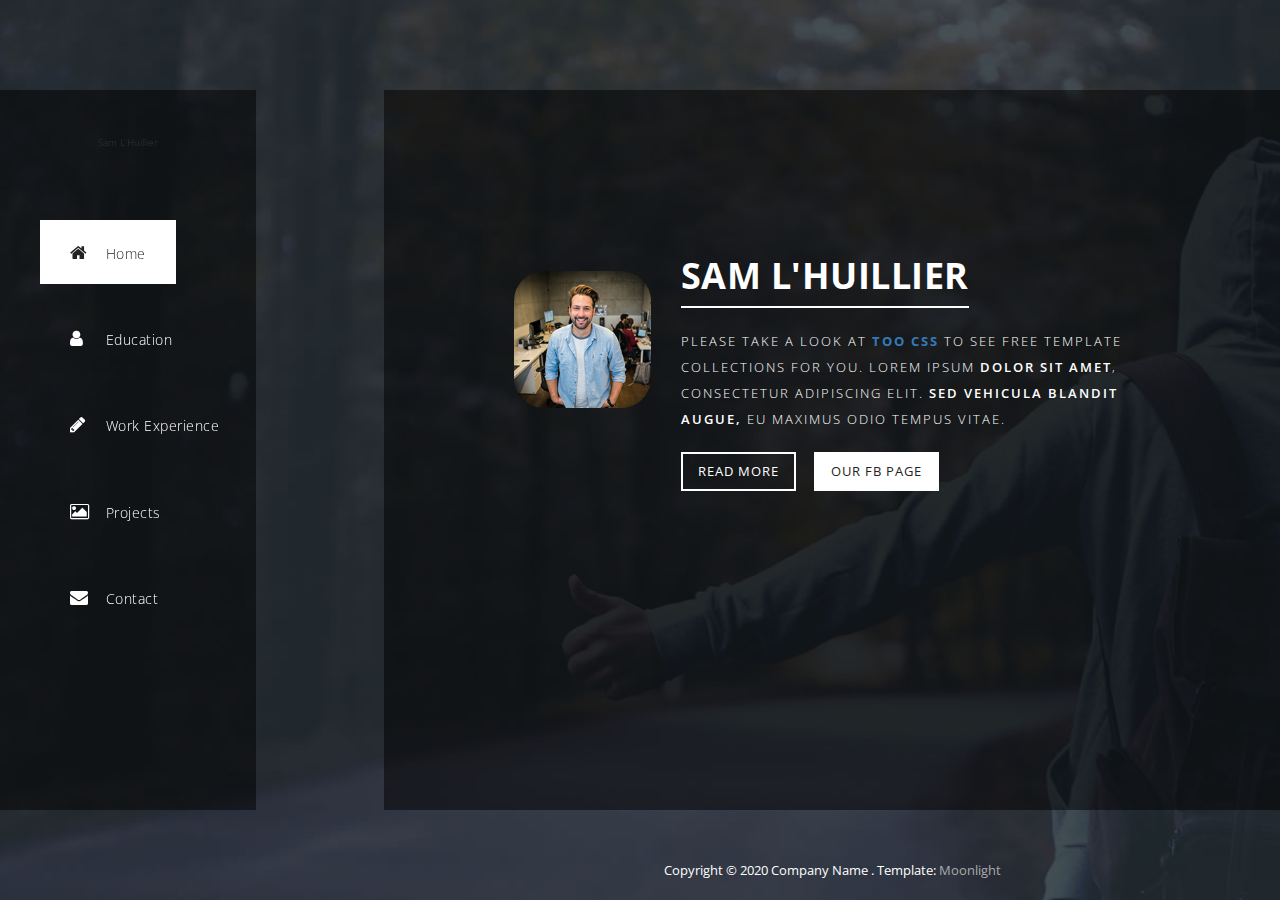
<file: old/templatemo_512_moonlight/index.html>
<!DOCTYPE html>
<html>
    <head>
        <meta charset="utf-8">
        <meta http-equiv="X-UA-Compatible" content="IE=edge,chrome=1">
        <title>Moonlight CSS Website Template</title>
<!-- 
Moonlight Template 
https://templatemo.com/tm-512-moonlight
-->
        <meta name="description" content="">
        <meta name="viewport" content="width=device-width, initial-scale=1">
        <link rel="apple-touch-icon" href="apple-touch-icon.png">

        <link rel="stylesheet" href="css/bootstrap.min.css">
        <link rel="stylesheet" href="css/bootstrap-theme.min.css">
        <link rel="stylesheet" href="css/fontAwesome.css">
        <link rel="stylesheet" href="css/light-box.css">
        <link rel="stylesheet" href="css/templatemo-main.css">

        <link href="https://fonts.googleapis.com/css?family=Open+Sans:300,400,600,700,800" rel="stylesheet">

        <script src="js/vendor/modernizr-2.8.3-respond-1.4.2.min.js"></script>
    </head>

<body>
    
    <div class="sequence">
  
      <div class="seq-preloader">
        <svg width="39" height="16" viewBox="0 0 39 16" xmlns="http://www.w3.org/2000/svg" class="seq-preload-indicator"><g fill="#F96D38"><path class="seq-preload-circle seq-preload-circle-1" d="M3.999 12.012c2.209 0 3.999-1.791 3.999-3.999s-1.79-3.999-3.999-3.999-3.999 1.791-3.999 3.999 1.79 3.999 3.999 3.999z"/><path class="seq-preload-circle seq-preload-circle-2" d="M15.996 13.468c3.018 0 5.465-2.447 5.465-5.466 0-3.018-2.447-5.465-5.465-5.465-3.019 0-5.466 2.447-5.466 5.465 0 3.019 2.447 5.466 5.466 5.466z"/><path class="seq-preload-circle seq-preload-circle-3" d="M31.322 15.334c4.049 0 7.332-3.282 7.332-7.332 0-4.049-3.282-7.332-7.332-7.332s-7.332 3.283-7.332 7.332c0 4.05 3.283 7.332 7.332 7.332z"/></g></svg>
      </div>
      
    </div>
    
  
        <nav>
          <div class="logo">
              Sam L'Huillier
              <!-- <img src="img/logo.png" alt=""> -->
          </div>
          <div class="mini-logo">
            Sam L'Huillier
              <!-- <img src="img/mini_logo.png" alt=""> -->
          </div>
          <ul>
            <li><a href="#1"><i class="fa fa-home"></i> <em>Home</em></a></li>
            <li><a href="#2"><i class="fa fa-user"></i> <em>Education</em></a></li>
            <li><a href="#3"><i class="fa fa-pencil"></i> <em>Work Experience</em></a></li>
            <li><a href="#4"><i class="fa fa-image"></i> <em>Projects</em></a></li>
            <li><a href="#5"><i class="fa fa-envelope"></i> <em>Contact</em></a></li>
          </ul>
        </nav>
        
        <div class="slides">
          <div class="slide" id="1">
            <div class="content first-content">
              <div class="container-fluid">
                  <div class="col-md-3">
                      <div class="author-image"><img src="img/author_image.png" alt="Author Image"></div>
                  </div>
                  <div class="col-md-9">
                      <h2>Sam L'Huillier</h2>
                      <p>Please take a look at <strong><a rel="nofollow" href="https://www.toocss.com">Too CSS</a></strong> to see free template collections for you. Lorem ipsum <em>dolor sit amet</em>, consectetur adipiscing elit. <em>Sed vehicula blandit augue,</em> eu maximus odio tempus vitae.</p>
                      <div class="main-btn"><a href="#2">Read More</a></div>
                      <div class="fb-btn"><a rel="nofollow" href="https://fb.com/templatemo">Our FB Page</a></div>
                  </div>
              </div>
            </div>
          </div>
          <div class="slide" id="2">
            <div class="content second-content">
                <div class="container-fluid">
                    <div class="col-md-6">
                        <div class="left-content">
                            <h2>About Us</h2>
                            <p>Please tell your friends about templatemo website. A variety of free CSS templates are available for immediate downloads.</p> 
                            <p>Phasellus vitae faucibus orci. Etiam eleifend orci sed faucibus semper. Cras varius dolor et augue fringilla, eu commodo sapien iaculis. Donec eget dictum tellus. <a href="#">Curabitur</a> a interdum diam. Nulla vestibulum porttitor porta.</p>
                            <p>Nulla vitae interdum libero, vel posuere ipsum. Phasellus interdum est et dapibus tempus. Vestibulum malesuada lorem condimentum mauris ornare dapibus. Curabitur tempor ligula et <a href="#">placerat</a> molestie.</p>
                            <p>Aliquam efficitur eu purus in interdum. <a href="#">Etiam tincidunt</a> magna ex, sit amet lobortis felis bibendum id. Lorem ipsum dolor sit amet, consectetur adipiscing elit. </p>
                          <div class="main-btn"><a href="#3">Read More</a></div>
                      </div>
                    </div>
                    <div class="col-md-6">
                        <div class="right-image">
                          <img src="img/about_image.jpg" alt="">
                      </div>
                    </div>
                </div>
            </div>
          </div>
          <div class="slide" id="3">
            <div class="content third-content">
                <div class="container-fluid">
                    <div class="col-md-12">
                        <div class="row">
                            <div class="first-section">
                                <div class="container-fluid">
                                    <div class="row">
                                        <div class="col-md-6">
                                            <div class="left-content">
                                                <h2>Quisque commodo quam</h2>
                                                <p>Vestibulum augue ex, finibus sit amet nisi id, maximus ultrices ipsum. Maecenas rhoncus nibh in mauris lobortis, a maximus diam faucibus. In et eros urna. Suspendisse potenti. Pellentesque commodo, neque nec molestie tempus, purus ante feugiat augue.</p>
                                                <div class="main-btn"><a href="#4">Continue Reading</a></div>
                                            </div>
                                        </div>
                                        <div class="col-md-6">
                                            <div class="right-image">
                                                <img src="img/first_service.jpg" alt="first service">
                                            </div>
                                        </div>
                                    </div>
                                </div>
                            </div>
                            <div class="second-section">
                                <div class="container-fluid">
                                    <div class="row">
                                        <div class="col-md-6">
                                            <div class="left-image">
                                                <img src="img/second_service.jpg" alt="second service">
                                            </div>
                                        </div>
                                        <div class="col-md-6">
                                            <div class="right-content">
                                                <h2>Maecenas eu purus eu sapien</h2>
                                                <p>Sed vitae felis in lorem mollis mollis eget in leo. Donec commodo, ex nec rutrum venenatis, nisi nisl malesuada magna, sed semper ipsum enim a ipsum. Aenean in ante vel mi molestie bibendum. Quisque sit amet lacus in diam pretium faucibus. Cras vel justo lorem.</p>
                                                <div class="main-btn"><a href="#4">Continue Reading</a></div>
                                            </div>
                                        </div>
                                    </div>
                                </div>
                            </div>
                        </div>
                    </div>
                </div>
            </div>
          </div>
          <div class="slide" id="4">
            <div class="content fourth-content">
                <div class="container-fluid">
                    <div class="row">
                        <div class="col-md-4 col-sm-6">
                            <div class="item">
                                <div class="thumb">
                                    <a href="img/first_big_item.jpg" data-lightbox="image-1"><div class="hover-effect">
                                        <div class="hover-content">
                                            <h2>Number One</h2>
                                            <p>Quisque sit amet lacus in diam pretium faucibus. Cras vel justo lorem.</p>
                                        </div>
                                    </div></a>
                                    <div class="image">
                                        <img src="img/first_item.jpg">
                                    </div>
                                </div>
                            </div>
                        </div>
                        <div class="col-md-4 col-sm-6">
                            <div class="item">
                                <div class="thumb">
                                    <a href="img/second_big_item.jpg" data-lightbox="image-1"><div class="hover-effect">
                                        <div class="hover-content">
                                            <h2>Number Two</h2>
                                            <p>Donec eget dictum tellus. Curabitur a interdum diam. Nulla vestibulum porttitor porta.</p>
                                        </div>
                                    </div></a>
                                    <div class="image">
                                        <img src="img/second_item.jpg">
                                    </div>
                                </div>
                            </div>
                        </div>
                        <div class="col-md-4 col-sm-6">
                            <div class="item">
                                <div class="thumb">
                                    <a href="img/third_big_item.jpg" data-lightbox="image-1"><div class="hover-effect">
                                        <div class="hover-content">
                                            <h2>Number Three</h2>
                                            <p>Cras varius dolor et augue fringilla, eu commodo sapien iaculis.</p>
                                        </div>
                                    </div></a>
                                    <div class="image">
                                        <img src="img/third_item.jpg">
                                    </div>
                                </div>
                            </div>
                        </div>
                        <div class="col-md-4 col-sm-6">
                            <div class="item">
                                <div class="thumb">
                                    <a href="img/fourth_big_item.jpg" data-lightbox="image-1"><div class="hover-effect">
                                        <div class="hover-content">
                                            <h2>Number Four</h2>
                                            <p>Vestibulum augue ex, finibus sit amet nisi id, maximus ultrices ipsum.</p>
                                        </div>
                                    </div></a>
                                    <div class="image">
                                        <img src="img/fourth_item.jpg">
                                    </div>
                                </div>
                            </div>
                        </div>
                        <div class="col-md-4 col-sm-6">
                            <div class="item">
                                <div class="thumb">
                                    <a href="img/fifth_big_item.jpg" data-lightbox="image-1"><div class="hover-effect">
                                        <div class="hover-content">
                                            <h2>Fifth Item</h2>
                                            <p>Donec commodo, ex nec rutrum venenatis, nisi nisl malesuada magna.</p>
                                        </div>
                                    </div></a>
                                    <div class="image">
                                        <img src="img/fifth_item.jpg">
                                    </div>
                                </div>
                            </div>
                        </div>
                        <div class="col-md-4 col-sm-6">
                            <div class="item">
                                <div class="thumb">
                                    <a href="img/sixth_big_item.jpg" data-lightbox="image-1"><div class="hover-effect">
                                        <div class="hover-content">
                                            <h2>Sixth Item</h2>
                                            <p>Maecenas dapibus neque sed nisl consectetur, id semper nisi egestas.</p>
                                        </div>
                                    </div></a>
                                    <div class="image">
                                        <img src="img/sixth_item.jpg">
                                    </div>
                                </div>
                            </div>
                        </div>
                        <div class="col-md-4 col-sm-6">
                            <div class="item">
                                <div class="thumb">
                                    <a href="img/seventh_big_item.jpg" data-lightbox="image-1"><div class="hover-effect">
                                        <div class="hover-content">
                                            <h2>Number Seven</h2>
                                            <p>Etiam aliquet, est id varius fringilla, eros libero pellentesque lectus.</p>
                                        </div>
                                    </div></a>
                                    <div class="image">
                                        <img src="img/seventh_item.jpg">
                                    </div>
                                </div>
                            </div>
                        </div>
                        <div class="col-md-4 col-sm-6">
                            <div class="item">
                                <div class="thumb">
                                    <a href="img/eight_big_item.jpg" data-lightbox="image-1"><div class="hover-effect">
                                        <div class="hover-content">
                                            <h2>Number Eight</h2>
                                            <p>Vestibulum augue ex, finibus sit amet nisi id, maximus ultrices ipsum.</p>
                                        </div>
                                    </div></a>
                                    <div class="image">
                                        <img src="img/eight_item.jpg">
                                    </div>
                                </div>
                            </div>
                        </div>
                        <div class="col-md-4 col-sm-6">
                            <div class="item">
                                <div class="thumb">
                                    <a href="img/ninth_big_item.jpg" data-lightbox="image-1"><div class="hover-effect">
                                        <div class="hover-content">
                                            <h2>Number Nine</h2>
                                            <p>Orci varius natoque penatibus et magnis dis parturient montes.</p>
                                        </div>
                                    </div></a>
                                    <div class="image">
                                        <img src="img/ninth_item.jpg">
                                    </div>
                                </div>
                            </div>
                        </div>
                        <div class="col-md-4 col-sm-6">
                            <div class="item">
                                <div class="thumb">
                                    <a href="img/fifth_big_item.jpg" data-lightbox="image-1"><div class="hover-effect">
                                        <div class="hover-content">
                                            <h2>Number Ten</h2>
                                            <p>Vestibulum augue ex, finibus sit amet nisi id, maximus ultrices ipsum.</p>
                                        </div>
                                    </div></a>
                                    <div class="image">
                                        <img src="img/fifth_item.jpg">
                                    </div>
                                </div>
                            </div>
                        </div>
                        <div class="col-md-4 col-sm-6">
                            <div class="item">
                                <div class="thumb">
                                    <a href="img/first_big_item.jpg" data-lightbox="image-1"><div class="hover-effect">
                                        <div class="hover-content">
                                            <h2>Eleventh Item</h2>
                                            <p>Cras varius dolor et augue fringilla, eu commodo sapien iaculis.</p>
                                        </div>
                                    </div></a>
                                    <div class="image">
                                        <img src="img/first_item.jpg">
                                    </div>
                                </div>
                            </div>
                        </div>
                        <div class="col-md-4 col-sm-6">
                            <div class="item">
                                <div class="thumb">
                                    <a href="img/second_big_item.jpg" data-lightbox="image-1"><div class="hover-effect">
                                        <div class="hover-content">
                                            <h2>Twelvth Item</h2>
                                            <p>Etiam tincidunt magna ex, sit amet lobortis felis bibendum id.</p>
                                        </div>
                                    </div></a>
                                    <div class="image">
                                        <img src="img/second_item.jpg">
                                    </div>
                                </div>
                            </div>
                        </div>
                    </div>
                </div>
            </div>
          </div>
          <div class="slide" id="5">
            <div class="content fifth-content">
                <div class="container-fluid">
                    <div class="col-md-6">
                        <div id="map">
    <!-- How to change your own map point
            1. Go to Google Maps
            2. Click on your location point
            3. Click "Share" and choose "Embed map" tab
            4. Copy only URL and paste it within the src="" field below
	-->
                            <iframe src="https://www.google.com/maps/embed?pb=!1m18!1m12!1m3!1d3647.3030413476204!2d100.5641230193719!3d13.757206847615207!2m3!1f0!2f0!3f0!3m2!1i1024!2i768!4f13.1!3m3!1m2!1s0x0%3A0xf51ce6427b7918fc!2sG+Tower!5e0!3m2!1sen!2sth!4v1510722015945" width="100%" height="500px" frameborder="0" style="border:0" allowfullscreen></iframe>
                        </div>
                    </div>
                    <div class="col-md-6">
                        <form id="contact" action="" method="post">
                            <div class="row">
                                <div class="col-md-12">
                                  <fieldset>
                                    <input name="name" type="text" class="form-control" id="name" placeholder="Your name..." required="">
                                  </fieldset>
                                </div>
                                <div class="col-md-12">
                                  <fieldset>
                                    <input name="email" type="email" class="form-control" id="email" placeholder="Your email..." required="">
                                  </fieldset>
                                </div>
                                 <div class="col-md-12">
                                  <fieldset>
                                    <input name="subject" type="text" class="form-control" id="subject" placeholder="Subject..." required="">
                                  </fieldset>
                                </div>
                                <div class="col-md-12">
                                  <fieldset>
                                    <textarea name="message" rows="6" class="form-control" id="message" placeholder="Your message..." required=""></textarea>
                                  </fieldset>
                                </div>
                                <div class="col-md-12">
                                  <fieldset>
                                    <button type="submit" id="form-submit" class="btn">Send Now</button>
                                  </fieldset>
                                </div>
                            </div>
                        </form>
                    </div>
                </div>
            </div>
          </div>
        </div>

        <div class="footer">
          <div class="content">
              <p>Copyright &copy; 2020 Company Name . Template: <a rel="nofollow" href="https://templatemo.com/tm-512-moonlight">Moonlight</a></p>
          </div>
        </div>
 
    <script src="https://ajax.googleapis.com/ajax/libs/jquery/1.11.2/jquery.min.js"></script>
    <script>window.jQuery || document.write('<script src="js/vendor/jquery-1.11.2.min.js"><\/script>')</script>

    <script src="js/vendor/bootstrap.min.js"></script>
    
    <script src="js/datepicker.js"></script>
    <script src="js/plugins.js"></script>
    <script src="js/main.js"></script>

    <script type="text/javascript">
    $(document).ready(function() {

        

        // navigation click actions 
        $('.scroll-link').on('click', function(event){
            event.preventDefault();
            var sectionID = $(this).attr("data-id");
            scrollToID('#' + sectionID, 750);
        });
        // scroll to top action
        $('.scroll-top').on('click', function(event) {
            event.preventDefault();
            $('html, body').animate({scrollTop:0}, 'slow');         
        });
        // mobile nav toggle
        $('#nav-toggle').on('click', function (event) {
            event.preventDefault();
            $('#main-nav').toggleClass("open");
        });
    });
    // scroll function
    function scrollToID(id, speed){
        var offSet = 0;
        var targetOffset = $(id).offset().top - offSet;
        var mainNav = $('#main-nav');
        $('html,body').animate({scrollTop:targetOffset}, speed);
        if (mainNav.hasClass("open")) {
            mainNav.css("height", "1px").removeClass("in").addClass("collapse");
            mainNav.removeClass("open");
        }
    }
    if (typeof console === "undefined") {
        console = {
            log: function() { }
        };
    }
    </script>
</body>
</html>
</file>
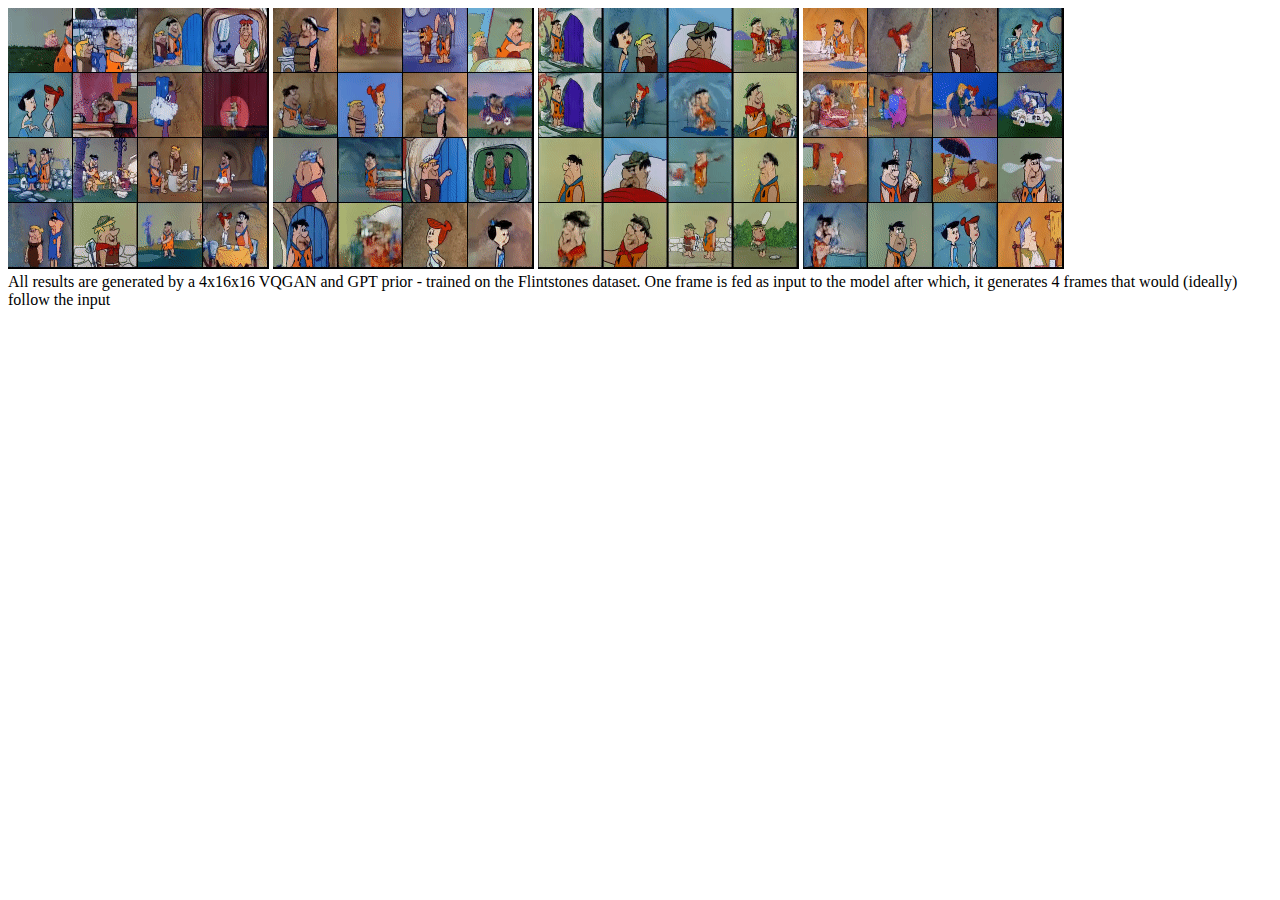
<file: index-old.html>
<!DOCTYPE html>
<html lang="en">
<head>
    <meta charset="UTF-8">
    <meta http-equiv="X-UA-Compatible" content="IE=edge">
    <meta name="viewport" content="width=device-width, initial-scale=1.0">
    <title>Flintstones results</title>
    <!-- Global site tag (gtag.js) - Google Analytics -->
<script async src="https://www.googletagmanager.com/gtag/js?id=G-4N06PTHFVD"></script>
<script>
  window.dataLayer = window.dataLayer || [];
  function gtag(){dataLayer.push(arguments);}
  gtag('js', new Date());

  gtag('config', 'G-4N06PTHFVD');
</script>
</head>
<body>
    <!-- Results from training deep neural networks on flintstones dataset: -->
    <img src="gif1.gif" />
    <img src="gif2.gif" />
    <img src="gif3.gif" />
    <img src="gif4.gif" />
    <br>
    All results are generated by a 4x16x16 VQGAN and GPT prior - trained on the Flintstones dataset. One frame is fed as input to the model after which, it generates 4 frames that would (ideally) follow the input
</body>
</html>
</file>
<file: old/above/css/style.css>
/*--
Author: Template Stock
Author URL: http://templatestock.co
--*/
body a{
    transition:0.5s all;
	-webkit-transition:0.5s all;
	-moz-transition:0.5s all;
	-o-transition:0.5s all;
	-ms-transition:0.5s all;
}
input[type="button"]{
	transition:0.5s all;
	-webkit-transition:0.5s all;
	-moz-transition:0.5s all;
	-o-transition:0.5s all;
	-ms-transition:0.5s all;
}

h1,h2,h3,h4,h5,h6{
	padding:0 0;
	margin:0 0;
}
p{
	padding:0 0;
	margin:0 0;
}
ul{
	padding:0 0;
	margin:0 0;	
}
body{
	padding:0 0;
	margin:0 0; 
	font-family: 'Open Sans', sans-serif;
	
	
}
.header{
	background: url("../images/banner.jpg") no-repeat center top;
	-webkit-background-size: cover;
	-moz-background-size: cover;
	-o-background-size: cover;
	background-size: cover;
	background-position: center;
	background-size:cover;
	min-height: 550px;
}
.header-top {
	padding-top: 3em;
}
.logo{
	float:left;
	
}
.top-menu{
	float:right;
}
.top-menu ul li{
	display: inline-block;
	padding: 5px 15px 0px 15px;
}
.top-menu ul li a{
	font-size: 1.1em;
	color: #fff;
	text-decoration: none;
	text-transform: uppercase;
	
}
.top-menu ul li a:hover {
	color: #ef664d;
	
	
}
.top-menu ul li a.active {
	color: #ef664d;
	font-weight: 600;
}
nav a {
	position: relative;
	display: inline-block;
	outline: none;
	color: #fff;
	text-decoration: none;
	text-transform: uppercase;
	letter-spacing: 1px;
	font-weight: 400;
	text-shadow: 0 0 1px rgba(255,255,255,0.3);
	font-size: 1.35em;
}

nav a:hover,
nav a:focus {
	outline: none;
}
/* Effect 5: same word slide in */
.cl-effect-5 a {
	overflow: hidden;
}

.cl-effect-5 a span {
	position: relative;
	display: inline-block;
	-webkit-transition: -webkit-transform 0.3s;
	-moz-transition: -moz-transform 0.3s;
	transition: transform 0.3s;
}

.cl-effect-5 a span::before {
	position: absolute;
	top: 100%;
	content: attr(data-hover);
	font-weight: 700;
	-webkit-transform: translate3d(0,0,0);
	-moz-transform: translate3d(0,0,0);
	transform: translate3d(0,0,0);
}

.cl-effect-5 a:hover span,
.cl-effect-5 a:focus span {
	-webkit-transform: translateY(-100%);
	-moz-transform: translateY(-100%);
	transform: translateY(-100%);
}

/***** Slider *****/
.banner-wrap {
	padding-top: 30em;
}
.wmuSlider {
	position: relative;
	overflow: hidden;
}
.wmuSlider .wmuSliderWrapper article img {
	max-width: 100%;
	width: auto;
	height: auto;
	display:block;
}
/* Default Skin */
.banner_center {
	width: 50%;
	position: absolute;
	top: 40%;
	left: 25%;
	text-align: center;

}
.banner_center h1 {
	color: #eee;
	font-family: 'Arvo', serif;
	text-transform: uppercase;
	font-size: 2.4em;
}
.banner_center h2 {
	color: #eee;
	font-family: 'Arvo', serif;
	text-transform: uppercase;
	font-size: 2.4em;
	padding:7px 0;
}
.banner_center h2 span
{
	color: #ef664d;
	font-weight: 900;
}
.wmuSliderPagination {
	z-index: 2;
	position: absolute;
	right: 48%;
	bottom: 6px;

}
ul.wmuSliderPagination {
	padding:0;
}
.wmuSliderPagination li {
	float: left;
	margin: 0 8px 0 0;
	list-style-type: none;
}
.wmuSliderPagination a {
	text-indent: -9999px;
	visibility: visible;
	height: 15px;
	width: 15px;
	display: inline-block;
	border: 3px solid #CCCECE;
	-webkit-border-radius: 50%;
}
.wmuSliderPagination a.wmuActive {
	background: #ef664d;
	border-color: #ef664d;
}

.bannertop_box{
	width:23%;
	float:left;
}
.services-section{
	padding:3em 0;
}
.services-header{
	text-align: center;
	width: 85%;
	margin: 0 auto;

}
.services-header h3
{
	font-size: 2.5em;
	font-family: 'Arvo', serif;
	text-transform: uppercase;
	font-weight: 400;
	color: #2a404e;
}
.services-header h3 span {
	color: #F0C514;
}
.services-header p{
	line-height: 1.5em;
	font-size: 15px;
	color: #7e7e7e;
	padding: 25px 0;
}
.services-sectiongrids {
	text-align: center;
}
.services-grid h4 {
	font-size: 1.3em;
	font-weight: bold;
	padding: 15px 0;
	color: #2a404e;
	text-transform: uppercase;
}
.services-grid p {
	font-size: 15px;
	color: #7e7e7e;
	padding: 0 22px;
}
.arrow1 {
	padding-top: 30px;
	text-align: center;
}
.works-section{
	padding:3em 0;
	background:#2e3e4e;
	
}
.works-header{
	text-align: center;
	width: 85%;
	margin: 0 auto;
}
.works-header h3
{
	font-size: 2.5em;
	font-family: 'Arvo', serif;
	text-transform: uppercase;
	font-weight: 400;
	color: #ef664d;
}
.works-header h3 span {
	color: #fefefe;
}
.works-header p{
	line-height: 1.5em;
	
	font-size: 15px;
	color: #fefefe;
	padding: 25px 0;
}
.portfolio-section{
	background:#FFD670;
	padding:4em 0;
}
.portfolio-section-head{
	margin-bottom:4em;
	position:relative;
}
.portfolio-section-head h3{
	color:#FFFFFF;
	font-weight:700;
	text-transform:uppercase;
	font-size:2.3em;
}
.portfolio-section-head p{
	color:#FFF0CA;
	font-weight:300;
	font-size:1.2em;
	margin-top: 1.35em;
	text-transform: uppercase;
}
.portfolio-section-head label {
	height: 3px;
	width: 7%;
	background: #FFF0CA;
	display: block;
	position: absolute;
	right: 47%;
	bottom: 52%;
	margin: -10px 0;
}
.project-name{
	border-bottom:1px solid #FFF1CE;
}
.project-name span{
	color: #FFF1CE;
	font-weight: 300;
	font-size: 15px;
	margin-bottom: 0.6em;
	text-transform: uppercase;
	display: block;
}
.portfolio-section-top-row {
	padding: 1em 0 4em 0;
}
.portfolio-section-top-row-left-grid {
	padding: 0;
}
.project-name h3{
	color:#fff;
	font-weight:700;
	font-size:1.5em;
	margin-bottom: 1em;
}
.project-description ul {
	margin: 0 0 14px 59px;
}
.project-description span{
	color: #FFF1CE;
	font-weight: 300;
	font-size: 15px;
	margin: 1em 0;
	display: block;
	text-transform: uppercase;
}
.project-description ul li{
	color:#fff;
}
.project-description ul li a{
	color:#fff;
	font-size:15px;
	font-weight:300;
	margin: 6px 0;
	list-style-type: disc;
}
.project-description p{
	color: #fff;
	font-weight: 300;
	font-size: 15px;
	line-height: 1.8em;
	margin-bottom: 1.5em;
}
.project-description{
	border-bottom:1px solid #FFF1CE;
}
.address span{
	color: #FFF1CE;
	font-weight: 300;
	font-size: 15px;
	margin: 1em 0;
	display: block;
	text-transform: uppercase;
}
.address{
	border-bottom:1px solid #FFF1CE;
	margin: 15px 0 0 0;
}
.address a{
	color:#fff;
	margin: 0 0 1.5em 3em;
	display: block;
}
.tags span{
	color: #FFF1CE;
	font-weight: 300;
	font-size: 15px;
	margin: 1em 0;
	display: block;
	text-transform: uppercase;
}
.tags p{
	color:#fff;
	font-weight:300;
	font-size:14px;
}
/**** Slider *****/
.wmuSlider {
	position: relative;
	overflow: hidden;
}
.wmuSlider .wmuSliderWrapper article img {
	max-width: 100%;
	width: auto;
	height: auto;
	display:block;
}
/* Default Skin */
	.wmuSliderPagination a {
	display: block;
	text-indent: -9999px;
	width:15px;
	height:15px;
	
	border-radius:10px;
	-webkit-border-radius: 10px;
	-moz-border-radius: 10px;
	-o-border-radius: 10px;
	-ms-border-radius: 10px;
}

/* Default Skin */
.wmuGallery .wmuGalleryImage {
	margin-bottom: 10px;
}
.wmuSliderPrev, .wmuSliderNext {
	position: absolute;
	width:40px;
	height:40px;
	text-indent: -9999px;
	background: url(../images/img-sprite.png)no-repeat 0px 0px ;
	top:35%;
	z-index: 2;
	cursor: pointer;
}
.wmuSliderNext {
	background-position:-360px 0px;
	right: 0em;
	top: 210px;
}
.wmuSliderPrev {
	background-position:-320px 0px;
	left: 0em;
	top: 210px;
}
.portfolio-section-top-row-right-grid {
	padding-right: 0;
	padding-left: 30px;
}
/*	Strip
/*-----------------------------------------------------------------------------------*/
.b-link-stripe{
	position:relative;
	display:inline-block;
	vertical-align:top;
	font-family: 'Open Sans', sans-serif;
	font-weight: 300;
	overflow:hidden;
}
.b-link-stripe .b-wrapper{
	position:absolute;
	width:100%;
	height:100%;
	top:0;
	left:0;
	text-align:center;
	color:#ffffff;
	overflow:hidden;
}
.b-link-stripe .b-wrapper:hover {
	background:rgba(255, 214, 112, 0.49);
	transition: all 0.5s linear;
	-moz-transition: all 0.5s linear;
	-ms-transition: all 0.5s linear;
	-o-transition: all 0.5s linear;
	-webkit-transition: all 0.5s linear;
}
/*-----------------------------------------------------------------------------------*/
/*	Animation effects
/*-----------------------------------------------------------------------------------*/
.b-animate-go{
	text-decoration:none;
}
.b-animate{
	transition: all 0.5s;
	-moz-transition: all 0.5s;
	-ms-transition: all 0.5s;
	-o-transition: all 0.5s;
	-webkit-transition: all 0.5s;
	visibility: hidden;
	font-size:1.1em;
	font-weight:700;
	width: 75%;
	margin: 0 auto;
	top:45%;
	color: #FFD670;
}
.b-animate img{

	display: -webkit-inline-box;
}
/* lt-ie9 */
.b-animate-go:hover .b-animate{
	visibility:visible;
}
.b-from-left{
	position:relative;
	left:-100%;
}
.b-animate-go:hover .b-from-left{
	left:0;
}
.zoom-icon {
	position: absolute;
	opacity: 0;
	filter: alpha(opacity=0);
	-ms-filter: "progid:DXImageTransform.Microsoft.Alpha(opacity=0)";
	display: block;
	left: 0;
	top: 0px;
	width: 290px;
	height: 85%;
	background: url(../images/zoom-icon.png) center center no-repeat;
	cursor: pointer;
	transition: all .2s ease-in-out;
	-webkit-transition: all .2s ease-in-out;
	-moz-transition: all .2s ease-in-out;
	-o-transition: all .2s ease-in-out;
}
.grid_box .zoom-icon {
	width:100%;	
}
.grid_box a:hover .zoom-icon {
	top:20px;
	opacity: 1;
	filter: alpha(opacity=99); 
	-ms-filter: "progid:DXImageTransform.Microsoft.Alpha(opacity=99)";
}
#portfoliolist .portfolio {
	-webkit-box-sizing: border-box;
	-moz-box-sizing: border-box;
	-o-box-sizing: border-box;
	width: 24%;
	display:none;
	float:left;
	overflow:hidden;
	margin: 0px 1% 2% 0;
}
div#portfoliolist {
	padding: 20px 20px 0 20px;
	background: url("../images/left.png") no-repeat;
	background-size: 100% 100%;
}	
.portfolio-wrapper {
	overflow:hidden;
	position: relative !important;
	cursor:pointer;
}
.portfolio img {
	max-width:100%;
	transition: all 300ms!important;
	-webkit-transition: all 300ms!important;
	-moz-transition: all 300ms!important;
}
/******** SAP ************/
.sap_tabs{
	clear:both;
	padding: 0em 0 0em;
}
.tab_box{
	background:#fd926d;
	padding: 2em;
}
.top1{
	margin-top: 2%;
}
.resp-tabs-list {
text-align:right;
  list-style: none;
    margin: 18px 0;
    padding: 0;
}
.resp-tab-item{
      padding: 7px 10px;
    text-decoration: none;
    color: #fff;
     font-size: 1.1em;
    font-weight: 400;
      margin: 0 0.3em;
	cursor: pointer;
	display: inline-block;
	list-style: none;
	outline: none;
	-webkit-transition: all 0.3s ease-out;
	-moz-transition: all 0.3s ease-out;
	-ms-transition: all 0.3s ease-out;
	-o-transition: all 0.3s ease-out;
	transition: all 0.3s ease-out;
	text-transform:uppercase;
}
.resp-tab-active,.resp-tab-item:hover{
  text-shadow: none;
  color:#ef664d;
}
.resp-tabs-container {
	padding: 0px;
	clear: left;
	
}
h2.resp-accordion {
	cursor: pointer;
	padding: 5px;
	display: none;
}
.resp-tab-content {
	display: none;
}
.resp-content-active, .resp-accordion-active {
   display: block;
}

.img-top {
    margin: 3px 0 24px 0;
    position: relative;
    padding: 0px 7px !important;
}
.img-top img {
    width: 100%;
}
.arrow {
	padding-top: 15px;
	text-align: center;
}
.about-section {
	padding:3em 0;
}
.about-header {
	text-align: center;
}
.about-header h3 {
	font-size: 2.5em;
	font-family: 'Arvo', serif;
	text-transform: uppercase;
	font-weight: 400;
	color: #2a404e;
}
.about-header h3 span {
	color: #ef664d;;

}
.about-imag {
	float: left;
	width:27%;
	margin-right:5%
}
.about-imag img {
	border: 2px solid #ef664d;
	border-radius: 103px;
}
.about-text {
	float: left;
	width: 65%;
	margin-top:3%; 
}
.about-text p {
	font-size: 15px;
	color: #7e7e7e;
	line-height: 1.5em;
}
.about-sectiongrids{
	padding: 40px 0px;
}
.polls {
	padding: 10px 0;
}
.poll-desc {
	float: left;
}
.poll-desc h4{
	font-size: 17px;
	color: #2a404e;
	font-weight:bold;
	text-transform: uppercase;
}
.percentage {
	float: right;
	margin-right: 26%
}
.percentage p{
	font-size:17px;
	color:#2a404e;
	font-weight: bold;
}
.skills {
	width: 100%;
	margin: 5px 0;
	height: 14px;
	background:#dedede;
}
.skills > div {
	height: 100%;
	display: block;
	background-color: #ef664d;
}
.footer-section {
	padding: 40px 0px;
	background: #2e3e4e;
}
.contact-header {
	text-align: center;
	width: 85%;
	margin: 0 auto;
}
.contact-header h3 {
	font-size: 2.5em;
	font-family: 'Arvo', serif;
	text-transform: uppercase;
	font-weight: 400;
	color: #ef664d;
}
.contact-header h3 span {
color: #fefefe;
}
.contact-header p {
	line-height: 1.5em;
	font-size: 15px;
	color: #fefefe;
	padding: 25px 0;
}
.social-icon {
text-align: center;
padding:30px 0;
}
.social-icon i{
	width:40px;
	height:40px;
	background: url("../images/img-sprite.png") no-repeat 0px 0px;
	display:inline-block;
}
.social-icon i:hover{
    transition:0.5s all;
	-webkit-transition:0.5s all;
	-moz-transition:0.5s all;
	-o-transition:0.5s all;
	-ms-transition:0.5s all;
}
.social-icon a i.icon1{
	background-position:0px 0px;
}
.social-icon a i.icon1:hover{
	background-position:0px -40px;
}
.social-icon a i.icon2{
	background-position:-40px 0px;
}
.social-icon a i.icon2:hover{
	background-position:-40px -40px;
}
.social-icon a i.icon3{
	background-position:-80px 0px;
}
.social-icon a i.icon3:hover{
	background-position:-80px -40px;
}
.social-icon i.icon4{
	background-position:-120px 0px;
}
.social-icon a i.icon4:hover{
	background-position:-120px -40px;
}
.social-icon i.icon5{
	background-position:-160px 0px;
}
.social-icon a i.icon5:hover{
	background-position:-160px -40px;
}
.social-icon i.icon6{
	background-position:-200px 0px;
}
.social-icon a i.icon6:hover{
	background-position:-200px -40px;
}
.social-icon i.icon7{
	background-position:-240px 0px;
}
.social-icon a i.icon7:hover{
	background-position:-240px -40px;
}
.social-icon i.icon8{
	background-position:-280px 0px;
}
.social-icon a i.icon8:hover{
	background-position:-280px -40px;
}
.contact {
	padding-bottom:4em;
border-bottom: 1px solid#55626f;
}
.contactgrid {
padding-bottom: 2em;
}
.contactgrid input[type="text"] {
	width: 100%;
	background: none;
	outline: none;
	border: none;
	border-bottom: 1px solid#d5d6d7;
	font-size: 15px;
	color: #d5d6d7;
	text-transform: capitalize;
	padding: 10px 0;
}

.contactgrid1 textarea  {
	width: 100%;
	background: none;
	outline: none;
	border: none;
	resize: none;
	border-bottom: 1px solid#d5d6d7;
	font-size: 15px;
	color: #d5d6d7;
	text-transform: capitalize;
	padding: 10px 0;
	height: 2.8em;
}
.contactgrid2 {
	padding: 2em 0 0 17em;
}
.contactgrid2 input[type="submit"] {
	color: #ef664d;
	background: none;
	border: none;
	font-size:15px;
	outline: none;
	text-transform: uppercase;
}
.contactgrid2 input[type="submit"]:hover {
	color: #d5d6d7;
}
.footer-bottom {
	
	text-align: center;
	padding-top: 40px;
}
.footer-bottom p {
	font-size: 17px;
	color: #d5d6d7;
	font-weight: 400;
}
.footer-bottom a {
	font-size: 19px;
	color: #ef664d;
	font-weight: 400;
	text-transform: capitalize;
}
.footer-bottom a:hover {
	color: #d5d6d7;
}
.footer-bottom p a {
	margin: 0 6px 0 6px;
}
#toTop {
	display: none;
	text-decoration: none;
	position: fixed;
	bottom: 10px;
	right: 10px;
	overflow: hidden;
	width: 48px;
	height: 48px;
	border: none;
	text-indent: 100%;
	background: url("../images/to-top2.png") no-repeat 0px 0px;
}
    
       /*-- responsive-mediaquries --*/
		@media(max-width:1080px){
			.grid_box a:hover .zoom-icon {
			top:15px;
			}
		}
		@media(max-width:1024px){
			.banner_center h1 {
				font-size: 1.9em;
			}
			.banner_center h2 {
				font-size: 1.9em;
			}
			.wmuSliderPrev {
				top: 195px;
			}
			.wmuSliderNext {
				top: 195px;
			}
			.services-header h3 {
				font-size: 2.2em;
			}
			.services-header {
				width: 100%;
			}
			.services-header p {
				font-size: 1em;
			}
			.services-grid h4 {
			   font-size: 1.2em;
			}
			.services-grid p {
			   font-size: 1em;
			}
			.works-header h3 {
				font-size: 2.2em;
			}
			.works-header {
				width: 100%;
			}
			.works-header p {
				font-size: 1em;
			}
			#filters {
			   margin: 0 0px 0em 30em;
			}
			.b-animate{
				top:40%;
			}
			.grid_box a:hover .zoom-icon {
				top:10px;
			}
			.about-header h3 {
			    font-size: 2.2em;
			}
			.about-text p{
				font-size:1em;
			}
			.poll-desc h4 {
				font-size: 16px;
			}
			.percentage p {
				font-size: 16px;
			}
			.contact-header h3 {
				font-size: 2.2em;
			}
			.contact-header {
				width: 100%;
			}
			.contact-header p {
				font-size: 1em;
			}
			.contactgrid2 {
				padding: 2em 0 0 13em;
			}
			.contact {
				padding-bottom: 3em;
			}
			.footer-bottom p {
				font-size: 16px;
			}
			.footer-bottom p a {
				font-size: 16px;	
            }
           	}
 @media(max-width:991px){
	.img-top {
		margin: 3px 0 19px 0;
		position: relative;
		padding: 0px 4px !important;
		float: left;
		width: 25%;
	}
}
       @media(max-width:800px){
           	.header {
           		min-height: 360px;
			}
			.banner_center {
				top: 33%;
			}
			.wmuSliderPrev {
				top: 95px;
			}
			.wmuSliderNext {
				top: 95px;
			}
           	.banner_center h1 {
				font-size: 1.5em;
			}
           	.banner_center h2 {
				font-size: 1.5em;
			}
			.banner-wrap {
				padding-top: 16em;
			}
			.services-section {
				padding: 2em 0;
			}
			.services-header h3 {
				font-size: 2em;
			}
			.services-grid {
				padding: 20px 0;
				float: left;
				width: 33.3%;
			}
			.services-grid img {
				width: 35%;
			}
			.services-grid {
				padding: 20px 0;
			}
			.services-header p {
				padding: 15px 0;
				
			}
		
           	.works-section {
				padding: 2em 0;
			}
			.works-header h3 {
				font-size: 2em;
			}
			.works-header p {
				padding: 15px 0;
			}
			#filters {
				margin: 0px 0px 0em 15em;
			}
			.grid_box a:hover .zoom-icon {
				top: -17px;
			}
			.about-section {
				padding: 2em 0;
			}
			.about-header h3 {
				font-size: 2em;
			}
			.about-imag img {
				width: 80%;
			}
			.about-text p {
				height: 65px;
				overflow: hidden;
			}
			.about-sectiongrids {
				padding: 25px 0px;
			}
			.arrow1 {
				padding-top: 0px;
			}
			.contact-section {
				padding: 2em 0;
			}
			.contact-header h3 {
				font-size: 2em;
			}
			.contact-header p {
				padding: 15px 0;
			}
			.social-icon {
			padding: 20px 0;
			}
			.contactgrid {
				padding-bottom: 1em;
				float: left;
			}
			.contactgrid1 textarea {
				width: 86%;
			}	
			.contactgrid2 {
				padding: 1em 0 0 0;
				text-align: center;
			}
			.contact {
				padding-bottom: 2em;
			}
			.footer-bottom {
				padding-top: 35px;
			}
			.grid_box a:hover .zoom-icon {
			top:12px;
			}
			}
	

/*----- resposnive-menu -----*/
	@media(max-width:768px){
		.header-top {
		padding-top:2em;
		}
	span.menu:before 
					{
					content: url(../images/nav.png) no-repeat 0px 0px;
					cursor: pointer;
					}
	.top-menu 
	{
		
		float:none;
		width: 100%;
		text-align: right;
	}
	.top-menu  ul
	{
		display:none;
	}
	.top-menu  ul li 
	{
		font-size: 14px;
		display:block;
		
	}
	.top-menu  span.menu
	{
		display:block;
	}
	.top-menu ul li{
		display:block;
		float:none;
		margin: 0em;
		border-bottom: 1px solid #4B6075;
		border-right:none;
	}
	.top-menu ul li {

		padding:15px 0 ;
	}
	.top-menu  ul
	{
		margin:15px 0;
		z-index: 999;
		position: absolute;
		width: 96%;
		background:#2e3e4e;
		text-align: center;
	}
	.top-menu ul li a {
		display: block;
	}
	.wmuSliderPagination {
		right: 46%;
	}
}
 @media(max-width:736px){
	 .resp-tab-item {
		padding: 0px 7px;
	}
}    
     @media(max-width:640px){
     	.header-top {
			padding-top: 2.5em;
		}
     	.top-menu ul li a {
			font-size: 14px;
		}
		.top-menu ul {
			width: 95%;
		}	
		.banner_center {
			top: 36%;
		}
		header {
		min-height: 350px;
		}
		.banner_center h1{
			font-size: 1.2em;
		}
		.banner_center h2 {
			font-size: 1.2em;
			padding: 5px 0;
		}
		.wmuSliderPagination {
			right: 44%;
		}
		.services-section {
			padding: 1.5em 0;
		}
		.services-header h3 {
			font-size: 1.5em;
		}
		.services-header p {
			font-size: 0.9em;
		}
		.services-grid img {
			width: 20%;
		}
		.services-grid {
			padding: 16px 0;
			width: 100%;
		}
		.services-grid p {
			font-size: 0.9em;
			width: 55%;
			margin: 0 auto;
		}
		.works-section {
			padding: 1.5em 0;
		}
		.works-header h3 {
			font-size: 1.5em;
		}
		.works-header p {
			font-size: 0.9em;
		}
		.grid_box a:hover .zoom-icon {
			top: -30px;
		}
		.about-text p {
			height: 46px;
			overflow: hidden;
		}
		.about-header h3 {
			font-size: 1.5em;
		}
		.about-imag img {
			width: 70%;
		}
		.poll-desc h4 {
			font-size: 15px;
		}
		.percentage p {
			font-size: 15px;
		}
		.footer-section {
		padding: 20px 0px;
		}
		.contact-header h3 {
		font-size: 1.5em;
		}
		.contact-header p {
			font-size: 0.9em;
		}
		.social-icon {
			padding: 15px 0;
		}
		.contactgrid {
			float: none;
			
		}
		.contactgrid1 textarea {
			width: 100%;
		}
		.contactgrid input[type="text"] {
			padding: 7px 0;
		}
		.contactgrid2 input[type="submit"]{
			font-size: 13px;
		}
		.contact {
			padding-bottom: 1.5em;
		}
		.footer-bottom p   {
		font-size: 14px;
		}
		.footer-bottom p a   {
		font-size: 14px;
		}
		.footer-bottom {
			padding-top: 20px;
		}
		.resp-tab-item {
		font-size: 1em;
		}
		div#portfoliolist {
		padding: 8px 8px 0 8px;
		}
		.img-top {
		margin: 3px 0 12px 0;
		}
			.grid_box a:hover .zoom-icon {
			top:10px;
			}
	}
	@media(max-width:480px){
		.header {
			min-height: 275px;
		}
		.header-top {
			padding-top: 1.5em;
		}
		.logo img {
			width: 80%;
		}
		.top-menu ul {
			width: 93%;
			margin: 19px 0;
		}
		.top-menu ul li {
			padding:10px 0 ;
		}
		.top-menu ul li a {
			font-size: 14px;
		}
		.wmuSliderPagination {

			bottom: 40px;
		}
		.banner-wrap {
			padding-top: 15em;
		}
		.banner_center {
			top: 35%;
			left: 24%;
		}
		.banner_center h1 {
			font-size: 0.9em;
		}
		.banner_center h2 {
			font-size: 0.9em;
			padding: 3px 0;
		}
		.wmuSliderNext {
			top: 80px;
		}
		.wmuSliderPrev {
			top: 80px;
		}
		.wmuSliderPagination {
			right: 43%;
		}
		.wmuSliderPagination a {
			width: 12px;
			height: 12px;
		}
		.services-header h3 {
			font-size: 1.4em;
		}
		.services-header p {
			
			height: 66px;
			overflow: hidden;
		}
		.services-grid h4 {
			font-size: 1em;
			padding: 10px 0;
		}
		.services-grid p {
			width: 70%;
		}
		.works-header h3 {
			font-size: 1.4em;
		}
		.works-header p {
			
			height: 66px;
			overflow: hidden;
		}
		.works-header p {
			padding: 10px 0;
		}
		.resp-tab-item {
		    margin: 0 0.6em;
			padding: 0px 0px;
		}
		.resp-tabs-list {
			text-align: center;
			}
		
		.b-animate
		{
			top:30%;
		}
		.about-header h3 {
			font-size: 01.4em;
		}
		.about-imag img {
			width: 90%;
		}
		.about-text {
			float: left;
			width: 64%;
			margin-top: 4%;
		}
		.poll-desc h4 {
			font-size: 14px;
		}
		.percentage p {
			font-size: 14px;
		}
		.contact-header h3 {
			font-size: 1.4em;
		}
		.contact-header p {
			
			height: 66px;
			overflow: hidden;
		}
		.contact-header p {
			padding: 10px 0;
		}
		.contactgrid input[type="text"] {
			padding: 5px 0;
		}
		.contact {
			padding-bottom: 1em;
		}
		.footer-bottom {
			padding-top: 15px;
		}
		.img-top {
		margin: 0px 0 8px 0;
		width: 33.333%;
		}
		.grid_box a:hover .zoom-icon {
			top: 7px;
		}
		div#portfoliolist {
			background: none;
			}
		}
	@media(max-width:414px){
		.resp-tab-item {
		margin: 8px 9px 0px;
		}
	}
	@media(max-width:375px){
		.resp-tabs-list {
		margin: 13px 0;
		}
	}
	@media(max-width:320px){
		
		.header-top {
			padding-top: 1em;
		}
		.header {
			min-height: 220px;
		}
		.top-menu ul li {
			padding: 6px 0;
		}
		.top-menu ul{
			width: 89%;
		}
		.banner_center {
			width: 78%;
			left: 10%;
		}
		.wmuSliderPagination {
			right: 39%;
			bottom: 30px;
		}
		.wmuSliderPrev, .wmuSliderNext {
			width: 30px;
			height: 30px;
			background: url(../images/img-sprite.png)no-repeat 0px 0px;
			background-size: 420px;
		}
		.wmuSliderPrev{
			background-position: -269px -2px;
			left: -0.5em;
		}
		.wmuSliderNext {
			background-position: -299px -2px;
			right: 0.5em;
		}
		.services-section {
			padding: 1em 0;
		}
		.services-header p {
			padding: 10px 0;
		}
		.services-grid img {
			width: 25%;
		}
		.services-grid {
			padding: 10px 0;
		}
		.services-grid p {
            width: 96%;
			margin: 0 auto;
			padding: 0 0px;
		}
		.works-section {
			padding: 1em 0;
		}
		
		.b-animate{
			width: 45%;
		}
		#filters{
			margin: 0.9em 0px 0em 0em;
		}
		#filters li span {
			font-size: 0.7em;
			padding: 4px 0px;
			margin: 0.67em 0.1em;
		}
		#portfoliolist .portfolio {
			width: 48%;
			margin: 0px 5px 8px 0px;
		}
		div#portfoliolist {
			padding: 3px 0px 0px 6px;
		}
		
		.about-section {
			padding: 1em 0;
		}
		.about-text p {
			height: 37px;
			overflow: hidden;
			font-size: 0.9em;
		}
		.about-imag {
			width: 30%;
			margin-right: 5%;
		}
		.about-text {
			width: 61%;
			margin-top: 4%;
		}
		.about-imag img {
			width: 100%;
		}
		.about-sectiongrids {
			padding: 15px 0px;
		}
		.poll-desc h4 {
			font-size: 13px;
		}
		.percentage p {
			font-size: 13px;
		}
		.footer-section {
			padding: 15px 0px;
		}
		.social-icon {
			padding: 10px 0;
		}
		.social-icon i {
			width: 30px;
			height: 30px;
			background: url("../images/img-sprite.png") no-repeat 0px 0px;
			display: inline-block;
			background-size: 420px;
		}
		.social-icon a i.icon1 {
		background-position: -3px -3px;
		}
		.social-icon a i.icon1:hover {
			background-position: -3px -33px;
		}
		.social-icon a i.icon2 {
			background-position: -36px -3px;
		}
		.social-icon a i.icon2:hover {
			background-position: -36px -34px;
		}
		.social-icon a i.icon3 {
			background-position: -70px -3px;
		}
		.social-icon a i.icon3:hover {
			background-position: -70px -34px;
		}
		.social-icon i.icon4 {
			background-position: -103px -3px;
		}
		.social-icon a i.icon4:hover {
			background-position: -103px -34px;;
		}
		.social-icon i.icon5 {
			background-position: -137px -3px;
		}
		.social-icon a i.icon5:hover {
			background-position: -137px -34px;
		}
		.social-icon i.icon6 {
			background-position: -170px -3px;
		}
		.social-icon a i.icon6:hover {
			background-position: -170px -34px;
		}
		.social-icon i.icon7 {
			background-position: -204px -3px;
		}
		.social-icon a i.icon7:hover {
			background-position: -204px -34px;
		}
		.social-icon i.icon8 {
			background-position: -237px -3px;
		}
		.social-icon a i.icon8:hover {
			background-position: -237px -34px;
		}
			.footer-bottom p {
			font-size: 13px;
		}
		.img-top {
			margin: 0px 0 8px 0;
			width: 50%;
		}
		.grid_box a:hover .zoom-icon {
			top: 7px;
		}
		}
</file>
<file: old/above/css/swipebox.css>
.swipebox-overflow-hidden {
  overflow: hidden!important;
}

#swipebox-overlay img {
  border: none!important;
}

#swipebox-overlay {
  width: 100%;
  height: 100%;
  position: fixed;
  top: 0;
  left: 0;
  opacity: 0;
  z-index: 9999;
  overflow: hidden;
  display: none;
  -webkit-user-select: none;
  -moz-user-select: none;
  user-select: none;
}

#swipebox-slider {
  height: 100%;
  left: 0;
  top: 0;
  width: 100%;
  white-space: nowrap;
  position: absolute;
}

#swipebox-slider .slide {
  background: url(../images/loader.gif) no-repeat center center;
  height: 100%;
  line-height: 1px;
  text-align: center;
  width: 100%;
  display: inline-block;
}

#swipebox-slider .slide:before {
  content: "";
  display: inline-block;
  height: 50%;
  width: 1px;
  margin-right: -1px;
}

#swipebox-slider .slide img {
  display: inline-block;
  max-height: 100%;
  max-width: 100%;
  width: 35%;
  height: auto;
  vertical-align: middle;
}

#swipebox-action, #swipebox-caption {
  position: absolute;
  left: 0;
  z-index: 999;
  height: 50px;
  width: 100%;
}

#swipebox-action {
  bottom: -50px;
}
#swipebox-action.visible-bars {
  bottom: 0;
}

#swipebox-action.force-visible-bars {
  bottom: 0!important;
}

#swipebox-caption {
  top: -50px;
  text-align: center;
}
#swipebox-caption.visible-bars {
  top: 0;
}

#swipebox-caption.force-visible-bars {
  top: 0!important;
}

#swipebox-action #swipebox-prev, #swipebox-action #swipebox-next,
#swipebox-action #swipebox-close {
  background-image: url(../images/icons.png);
  background-repeat: no-repeat;
  border: none!important;
  text-decoration: none!important;
  cursor: pointer;
  position: absolute;
  width: 50px;
  height: 50px;
  top: 0;
}

#swipebox-action #swipebox-close {
  background-position: 15px 12px;
  left: 40px;
}

#swipebox-action #swipebox-prev {
  background-position: -32px 13px;
  right: 100px;
}

#swipebox-action #swipebox-next {
  background-position: -78px 13px;
  right: 40px;
}

#swipebox-action #swipebox-prev.disabled,
#swipebox-action #swipebox-next.disabled {
  filter: progid:DXImageTransform.Microsoft.Alpha(Opacity=30);
  opacity: 0.3;
}

#swipebox-slider.rightSpring {
  -moz-animation: rightSpring 0.3s;
  -webkit-animation: rightSpring 0.3s;
}

#swipebox-slider.leftSpring {
  -moz-animation: leftSpring 0.3s;
  -webkit-animation: leftSpring 0.3s;
}

@-moz-keyframes rightSpring {
  0% {
    margin-left: 0px;
  }

  50% {
    margin-left: -30px;
  }

  100% {
    margin-left: 0px;
  }
}

@-moz-keyframes leftSpring {
  0% {
    margin-left: 0px;
  }

  50% {
    margin-left: 30px;
  }

  100% {
    margin-left: 0px;
  }
}

@-webkit-keyframes rightSpring {
  0% {
    margin-left: 0px;
  }

  50% {
    margin-left: -30px;
  }

  100% {
    margin-left: 0px;
  }
}

@-webkit-keyframes leftSpring {
  0% {
    margin-left: 0px;
  }

  50% {
    margin-left: 30px;
  }

  100% {
    margin-left: 0px;
  }
}

/* Skin 
--------------------------*/
#swipebox-overlay {
  background: rgba(13, 13, 13, 0.9);
}

#swipebox-action, #swipebox-caption {
  text-shadow: 1px 1px 1px black;
  background-color: rgba(13, 13, 13, 0.9);
  background-image: -webkit-gradient(linear, 50% 0%, 50% 100%, color-stop(0%, rgba(13, 13, 13, 0.9)), color-stop(100%, #000000));
  background-image: -webkit-linear-gradient(rgba(13, 13, 13, 0.9), #000000);
  background-image: -moz-linear-gradient(rgba(13, 13, 13, 0.9), #000000);
  background-image: -o-linear-gradient(rgba(13, 13, 13, 0.9), #000000);
  background-image: linear-gradient(rgba(13, 13, 13, 0.9), #000000);
  -webkit-box-shadow: 0 1px 1px 1px #212121, inset 0 1px 1px 1px black;
  -moz-box-shadow: 0 1px 1px 1px #212121, inset 0 1px 1px 1px black;
  box-shadow: 0 1px 1px 1px #212121, inset 0 1px 1px 1px black;
  filter: progid:DXImageTransform.Microsoft.Alpha(Opacity=95);
  opacity: 0.95;
}

#swipebox-action {
  -webkit-box-shadow: 0 -1px -1px 1px #212121, inset 0 -1px -1px 1px black;
  -moz-box-shadow: 0 -1px -1px 1px #212121, inset 0 -1px -1px 1px black;
  box-shadow: 0 -1px -1px 1px #212121, inset 0 -1px -1px 1px black;
}

#swipebox-caption {
  color: white!important;
  font-size: 15px;
  line-height: 43px;
  font-family: Helvetica, Arial, sans-serif;
}
 @media screen and (max-width:640px){
	#swipebox-slider .slide img {
		width: 65%;
	}
}
</file>
<file: old/templatemo_512_moonlight/css/light-box.css>
/* LIGHT BOX */

body:after {
  content: url(../img/close.png) url(../img/loading.gif) url(../img/prev.png) url(../img/next.png);
  display: none;
}

body.lb-disable-scrolling {
  overflow: hidden;
}

.lightboxOverlay {
  position: absolute;
  top: 0;
  left: 0;
  z-index: 99999;
  background-color: black;
  filter: progid:DXImageTransform.Microsoft.Alpha(Opacity=80);
  opacity: 0.8;
  display: none;
}

.lightbox {
  position: absolute;
  margin-top: 0%;
  left: 0;
  width: 100%;
  z-index: 100000;
  text-align: center;
  line-height: 0;
  font-weight: normal;
}

.lightbox .lb-image {
  display: block;
  height: auto;
  max-width: inherit;
  max-height: none;
  border-radius: 5px;

  /* Image border */
  border: 10px solid white;
}

.lightbox a img {
  border: none;
}

.lb-outerContainer {
  position: relative;
  *zoom: 1;
  width: 250px;
  height: 250px;
  margin: 0 auto;
  border-radius: 4px;

  /* Background color behind image.
     This is visible during transitions. */
  background-color: white;
}

.lb-outerContainer:after {
  content: "";
  display: table;
  clear: both;
}

.lb-loader {
  position: absolute;
  top: 43%;
  left: 0;
  height: 25%;
  width: 100%;
  text-align: center;
  line-height: 0;
}

.lb-cancel {
  display: block;
  width: 32px;
  height: 32px;
  margin: 0 auto;
  background: url(../img/loading.gif) no-repeat;
}

.lb-nav {
  position: absolute;
  top: 0;
  left: 0;
  height: 100%;
  width: 100%;
  z-index: 10;
}

.lb-container > .nav {
  left: 0;
}

.lb-nav a {
  outline: none;
  background-image: url('[data-uri]');
}

.lb-prev, .lb-next {
  height: 100%;
  cursor: pointer;
  display: block;
}

.lb-nav a.lb-prev {
  width: 34%;
  left: 0;
  float: left;
  background: url(../img/prev.png) left 48% no-repeat;
  filter: progid:DXImageTransform.Microsoft.Alpha(Opacity=0);
  opacity: 0;
  -webkit-transition: opacity 0.6s;
  -moz-transition: opacity 0.6s;
  -o-transition: opacity 0.6s;
  transition: opacity 0.6s;
}

.lb-nav a.lb-prev:hover {
  filter: progid:DXImageTransform.Microsoft.Alpha(Opacity=100);
  opacity: 1;
}

.lb-nav a.lb-next {
  width: 64%;
  right: 0;
  float: right;
  background: url(../img/next.png) right 48% no-repeat;
  filter: progid:DXImageTransform.Microsoft.Alpha(Opacity=0);
  opacity: 0;
  -webkit-transition: opacity 0.6s;
  -moz-transition: opacity 0.6s;
  -o-transition: opacity 0.6s;
  transition: opacity 0.6s;
}

.lb-nav a.lb-next:hover {
  filter: progid:DXImageTransform.Microsoft.Alpha(Opacity=100);
  opacity: 1;
}

.lb-dataContainer {
  margin: 0 auto;
  padding-top: 5px;
  *zoom: 1;
  width: 100%;
  -moz-border-radius-bottomleft: 4px;
  -webkit-border-bottom-left-radius: 4px;
  border-bottom-left-radius: 4px;
  -moz-border-radius-bottomright: 4px;
  -webkit-border-bottom-right-radius: 4px;
  border-bottom-right-radius: 4px;
}

.lb-dataContainer:after {
  content: "";
  display: table;
  clear: both;
}

.lb-data {
  padding: 0 4px;
  color: #ccc;
}

.lb-data .lb-details {
  width: 85%;
  float: left;
  text-align: left;
  line-height: 1.1em;
}

.lb-data .lb-caption {
  font-size: 13px;
  font-weight: bold;
  line-height: 1em;
}

.lb-data .lb-caption a {
  color: #4ae;
}

.lb-data .lb-number {
  margin-top: 15px;
  display: block;
  clear: left;
  padding-bottom: 1em;
  font-size: 13px;
  color: #999999;
}

.lb-data .lb-close {
  display: block;
  float: right;
  width: 30px;
  height: 30px;
  background: url(../img/close.png) top right no-repeat;
  text-align: right;
  outline: none;
  filter: progid:DXImageTransform.Microsoft.Alpha(Opacity=70);
  opacity: 0.7;
  -webkit-transition: opacity 0.2s;
  -moz-transition: opacity 0.2s;
  -o-transition: opacity 0.2s;
  transition: opacity 0.2s;
}

.lb-data .lb-close:hover {
  cursor: pointer;
  filter: progid:DXImageTransform.Microsoft.Alpha(Opacity=100);
  opacity: 1;
}
</file>
<file: old/templatemo_512_moonlight/css/templatemo-main.css>
/* 

Moonlight Template 

https://templatemo.com/tm-512-moonlight

*/

@keyframes seq-preloader {
  50% {
    opacity: 1;
  }
  
  100% {
    opacity: 0;
  }
}

.seq-preloader {
  background: white;
  visibility: visible;
  opacity: 1;
  position: absolute;
  z-index: 9999;
  height: 100%;
  width: 100%;
  top: 0;
  left: 0;
  right: 0;
  bottom: 0;
}

.seq-preloader.seq-preloaded {
  opacity: 0;
  visibility: hidden;
  transition: visibility 0s .5s, opacity .5s;
}

.seq-preload-indicator {
  overflow: visible;
  position: relative;
  top: 50%;
  left: 50%;
  transform: translate(-50%, -50%);
}

.seq-preload-circle {
  display: inline-block;
  height: 12px;
  width: 12px;
  fill: #7a7a7a;
  opacity: 0;
  animation: seq-preloader 1.25s infinite;
}

.seq-preload-circle-2 {
  animation-delay: .15s;
}

.seq-preload-circle-3 {
  animation-delay: .3s;
}

.seq-preload-indicator-fallback {
  width: 42px;
  overflow: visible;
}

.seq-preload-indicator-fallback .seq-preload-circle {
  width: 8px;
  height:8px;
  background-color: #f4f4f4;
  border-radius: 100%;
  opacity: 1;
  display: inline-block;
  vertical-align: middle;
}

.seq-preload-indicator-fallback .seq-preload-circle-2 {
  margin-left: 3px;
  margin-right: 3px;
  width: 12px;
  height: 12px;
}

.seq-preload-indicator-fallback .seq-preload-circle-3 {
  width: 16px;
  height: 16px;
}


/* MAIN CSS */

@-webkit-keyframes fill {
  0% {
    width: 0%;
    height: 1px;
  }
  50% {
    width: 100%;
    height: 1px;
  }
  100% {
    width: 100%;
    height: 100%;
    background: #fff;
  }
}
@keyframes fill {
  0% {
    width: 0%;
    height: 1px;
  }
  50% {
    width: 100%;
    height: 1px;
  }
  100% {
    width: 100%;
    height: 100%;
    background: #fff;
  }
}
@-webkit-keyframes fillColour {
  0% {
    color: #fff;
  }
  50% {
    color: #fff;
  }
  100% {
    color: #333;
  }
}
@keyframes fillColour {
  0% {
    color: #fff;
  }
  50% {
    color: #fff;
  }
  100% {
    color: #333;
  }
}
* {
  margin: 0;
  padding: 0;
  -webkit-box-sizing: border-box;
  box-sizing: border-box;
  font-family: "Open Sans", sans-serif;
}

html {
	overflow: hidden;
}

body {
  overflow: hidden;
  font-size: 100%;
}

nav {
	top: 10vh;
	bottom: 10vh;
  	text-align: center;
  	background: rgba(0, 0, 0, 0.5);
  	position: fixed;
  	z-index: 100;
  	height: 80vh;
  	left: 0;
  	width: 20%;
  	font-weight: 300;
  	font-size: 1rem;
}

nav em {
	font-style: normal;
	margin-left: 5px;
	font-size: 14px;
}

nav ul li i {
	width: 25px;
}

nav ul li a {
	font-size: 18px;
}

nav .mini-logo {
	display: none;
}

nav .logo {
	margin-top: 45px;
	padding: 0px 20px;
}

nav .logo img {
	max-width: 100%;
	overflow-y: hidden;
}

nav ul {
	margin-top: 60px;
  	text-align: left;
  	margin-left: 40px;
  	list-style-type: none;
  	height: 48vh;
  	display: -webkit-box;
  	display: -ms-flexbox;
  	display: flex;
  	-webkit-box-orient: vertical;
  	-webkit-box-direction: normal;
    -ms-flex-direction: column;
    flex-direction: column;
  	-ms-flex-pack: distribute;
    justify-content: space-around;
}
nav ul li {
	margin: 25px 0px;
}
nav a, nav a:visited, nav a:active {
  color: #fff;
}
nav a {
	text-decoration: none!important;
	font-size: 14px;
	letter-spacing: 0.5px;
  	-webkit-transition: color 2s, background 1s;
  	transition: color 2s, background 1s;
  	padding: 20px 30px;
  	position: relative;
  	z-index: 0;
}
nav a.active {
  background-color: #fff;
  color: #232323;
}
nav a::before {
  content: "";
  position: absolute;
  height: 0%;
  width: 0%;
  bottom: 0;
  left: 0;
  opacity: 1;
  z-index: -1;
}
nav a:hover {
	text-decoration: none;
  -webkit-animation: fillColour 0.7s forwards ease-in-out;
          animation: fillColour 0.7s forwards ease-in-out;
}
nav a:hover::before {
  -webkit-animation: fill 0.7s forwards ease-in-out;
          animation: fill 0.7s forwards ease-in-out;
  opacity: 1;
}

.slides {
  width: 600vw;
  height: 100vh;
  -webkit-transition: -webkit-transform 0.8s ease;
  transition: -webkit-transform 0.8s ease;
  transition: transform 0.8s ease;
  transition: transform 0.8s ease, -webkit-transform 0.8s ease;
}
.slides .slide {
  height: 100vh;
  width: 100vw;
  float: left;
  text-align: center;
  background-size: cover;
}
.slides .slide .content {
  overflow-y: scroll;
  position: relative;
  width: 70%;
  height: 80%;
  left: 30%;
  top: 10%;
  bottom: 10%;
  background: rgba(0, 0, 0, 0.5);
}
.content::-webkit-scrollbar {
  width: 5px;
  height: 8px;
  background-color: rgba(0, 0, 0, 0.5);
}
/* Add a thumb */
.content::-webkit-scrollbar-thumb {
    background: rgba(250, 250, 250, 0.5);
}

.slides .slide:nth-child(1) {
  background-image: url(../img/first_bg.jpg);
}
.slides .slide:nth-child(2) {
  background-image: url(../img/second_bg.jpg);
}
.slides .slide:nth-child(3) {
  background-image: url(../img/third_bg.jpg);
}
.slides .slide:nth-child(4) {
  background-image: url(../img/fourth_bg.jpg);
 }
.slides .slide:nth-child(5) {
  background-image: url(../img/fifth_bg.jpg);
}
.slides .slide:nth-child(6) {
  background-image: url(../img/fourth_bg.jpg);
}
.slides .slide img {
  width: 100%;
}


.main-btn a:hover {
	background-color: #fff;
	color: #232323!important;
}


.first-content {
	padding: 100px;
	text-align: left;
	padding-top: 13%;
}

.first-content .author-image img {
	margin-top: 15px;
	border-radius: 30px;
	max-width: 100%;
	overflow: hidden;
	float: left;
	margin-right: 35px;
}

.first-content h2 {
	font-size: 36px;
	text-transform: uppercase;
	font-weight: 700;
	color: #fff;
	letter-spacing: 0.5px;
	border-bottom: 2px solid #fff;
	display: inline-block;
	padding-bottom: 10px;
	margin-bottom: 20px;
	margin-top: 0px;
}

.first-content p {
	color: #fff;
	font-size: 13px;
	text-transform: uppercase;
	font-weight: 300;
	letter-spacing: 2px;
	line-height: 26px;
	margin-bottom: 20px;
}

.first-content em {
	font-style: normal;
	font-weight: 600;
}

.first-content .main-btn {
	display: inline-block;
	margin-right: 15px;
}

.first-content .main-btn a {
	display: inline-block;
	border: 2px solid #fff;
	padding: 8px 15px;
	font-size: 13px;
	text-transform: uppercase;
	letter-spacing: 1px;
	color: #fff;
	text-decoration: none;
	transition: all 0.5s;
	transition: all 0.5s;
}

.first-content .fb-btn {
	display: inline-block;
}

.first-content .fb-btn a {
	display: inline-block;
	background-color: #fff;
	border: 2px solid #fff;
	padding: 8px 15px;
	font-size: 13px;
	text-transform: uppercase;
	letter-spacing: 1px;
	color: #232323;
	text-decoration: none;
	transition: all 0.5s;
}

.first-content .fb-btn a:hover {
	color: #fff;
	background-color: transparent;
}


.second-content .container-fluid {
	padding-right: 0px;
	padding-left: 0px;
}

.second-content .container-fluid .col-md-6 {
	padding-right: 0px;
	padding-left: 0px;
}

.second-content .right-image img {
	max-width: 100%;
	min-width: 100%;
	overflow: hidden;
	float: right;
}

.second-content .left-content {
	padding: 60px;
	text-align: left;
}

.second-content h2 {
	font-size: 36px;
	text-transform: uppercase;
	font-weight: 700;
	color: #fff;
	letter-spacing: 0.5px;
	border-bottom: 2px solid #fff;
	display: inline-block;
	padding-bottom: 10px;
	margin-bottom: 20px;
	margin-top: 0px;
}

.second-content p {
	font-size: 13px;
	color: #fff;
	letter-spacing: 0.5px;
	font-weight: 300;
	line-height: 24px;
	margin-bottom: 30px;
}

.second-content a {
	color: #fff;
	text-decoration: underline;
}

.second-content .main-btn a {
	display: inline-block;
	border: 2px solid #fff;
	padding: 8px 15px;
	font-size: 13px;
	text-transform: uppercase;
	letter-spacing: 1px;
	color: #fff;
	text-decoration: none;
	transition: all 0.5s;
}


.third-content {
	text-align: left;
	padding: 30px;
}

.third-content .container-fluid {
	padding-right: 7.5px;
	padding-left: 7.5px;
}

.third-content .first-section .left-content {
	margin-right: 15px;
	margin-top: 12px;
}

.third-content .first-section .right-image {
	margin-left: 15px;
}

.third-content .second-section {
	margin-top: 30px;
}

.third-content .second-section .right-content {
	margin-left: 15px;
	margin-top: 12px;
}

.third-content .second-section .left-image {
	margin-right: 15px;
}

.third-content h2 {
	font-size: 24px;
	text-transform: uppercase;
	font-weight: 700;
	color: #fff;
	letter-spacing: 0.5px;
	border-bottom: 2px solid #fff;
	display: inline-block;
	padding-bottom: 10px;
	margin-bottom: 20px;
	margin-top: 0px;
}

.third-content p {
	font-size: 13px;
	color: #fff;
	letter-spacing: 0.5px;
	font-weight: 300;
	line-height: 24px;
	margin-bottom: 20px;
}

.third-content .main-btn a {
	display: inline-block;
	border: 2px solid #fff;
	padding: 8px 15px;
	font-size: 13px;
	text-transform: uppercase;
	letter-spacing: 1px;
	color: #fff;
	text-decoration: none;
	transition: all 0.5s;
}

.third-content .col-md-6 {
	margin: 0px;
	padding: 0px;
}


.fourth-content {
	padding: 5px;
}

.fourth-content .container-fluid {
	padding-right: 15px;
	padding-left: 15px;
}

.fourth-content .container-fluid .col-md-4 {
	padding-right: 0px;
	padding-left: 0px;
}

.fourth-content .item {
	margin: 10px;
}

.fourth-content .item img {
	max-width: 100%;
	overflow: hidden;
}

.fourth-content .item .thumb {
	position: relative;
}

.fourth-content .item .hover-effect {
	text-align: left;
	position: absolute;
	color: #fff;
	background-color: rgba(0,0,0,0.95);
	bottom: 0;
	top: 0;
	left: 0;
	right: 0;
	opacity: 0;
	visibility: hidden;
	transition: all 0.8s;
}

.fourth-content .item:hover .hover-effect {
	opacity: 1;
	visibility: visible;
}

.fourth-content .item .hover-effect .hover-content {
	transform: translateY(-50%);
    position: absolute;
    text-align: left;
    width: 100%;
    top: 50%;
    left: 0;
    padding: 30px;
}

.fourth-content .item .hover-effect h2 {
	font-size: 18px;
	text-transform: uppercase;
	font-weight: 700;
	color: #fff;
	letter-spacing: 0.5px;
	border-bottom: 1px solid #fff;
	display: inline-block;
	padding-bottom: 10px;
	margin-bottom: 10px;
	margin-top: 0px;
}

.fourth-content .item .hover-effect p {
	font-size: 13px;
	text-transform: uppercase;
	letter-spacing: 0.5px;
	line-height: 22px;
	padding-bottom: 0px;
	margin-bottom: 0px;
}



.fifth-content .container-fluid {
	padding-left: 0px;
	padding-right: 0px;
}

.fifth-content .container-fluid .col-md-6 {
	padding-left: 0px;
	padding-right: 0px;
}

.fifth-content #map {
	padding: 50px 0px 50px 50px;
}

.fifth-content #contact {
	padding: 50px 50px 50px 50px;
}

.fifth-content input {
  border-radius: 0px;
  padding-left: 15px;
  font-size: 13px;
  font-weight: 300;
  color: #fff;
  background-color: rgba(250, 250, 250, 0.15);
  outline: none;
  border: none;
  box-shadow: none;
  line-height: 40px;
  height: 40px;
  width: 100%;
  margin-bottom: 25px;
}

.fifth-content textarea {
  border-radius: 0px;
  padding-left: 15px;
  padding-top: 10px;
  font-size: 13px;
  font-weight: 300;
  color: #fff;
  background-color: rgba(250, 250, 250, 0.15);
  outline: none;
  border: none;
  box-shadow: none;
  height: 165px;
  max-height: 220px;
  width: 100%;
  max-width: 100%;
  margin-bottom: 25px;
}

.fifth-content button {
	max-width: 100%;
	width: 100%;
    display: inline-block;
	border: 2px solid #fff;
	padding: 8px 15px;
	font-size: 13px;
	text-transform: uppercase;
	letter-spacing: 1px;
	color: #fff;
	text-decoration: none;
	background-color: transparent;
	border-radius: 0px;
	transition: all 0.5s;
}

.fifth-content button:hover {
	color: #232323;
	background-color: #fff;
}

.footer .content {
	left: 30%;
	width: 70%;
	max-width: 70%;
	position: absolute;
	bottom: 0;
	right: 0;
	display: inline-block;
}

.footer .content p {
	text-align: center;
	font-size: 13px;
	color: #fff;
	margin-bottom: 20px;
}

.footer .content p a {
	color: #aaa;
	text-decoration: none;
}



/* REPONSIVE */

@media (max-width: 991px) {

	nav ul {
  		margin-left: 25px;
  	}

	.first-content {
		text-align: center;
		padding: 50px;
	}

	.first-content .author-image img {
		max-width: 195px;
		float: none;
		margin-right: 0px;
		margin-bottom: 30px;
	}

	.third-content .first-section {
		border-bottom: 1px solid rgba(250,250,250,0.3);
		padding-bottom: 45px;
		margin-bottom: 45px;
	}

	.third-content .first-section .left-content {
		margin-right: 0px;
		margin-bottom: 30px;
	}

	.third-content .first-section .right-image {
		margin-left: 0px;
	}

	.third-content .second-section .right-content {
		margin-left: 0px;
		margin-top: 30px;
	}


	.third-content .second-section .left-image {
		margin-right: 0px;
	}

	.fifth-content #map {
		padding: 30px 30px 30px 30px;
	}

	.fifth-content #contact {
		padding: 30px 30px 30px 30px;
	}

}

@media (max-width: 749px) {

	nav {
		width: 15vh;
	}

	nav .logo {
		display: none;
	}

	nav .mini-logo {
		margin-top: 60px;
		display: block;
	}

	nav ul {
		text-align: center;
		margin-left: 0px;
	}


	nav ul li em {
		display: none;
	}

	nav ul li i {
		width: 20px;
		height: 20px;
		line-height: 20px;
		text-align: center;
	}

	.first-content {
		padding: 30px 5px;
	}

	.first-content .main-btn {
		display: inline-block;
		margin-right: 0px;
		margin-bottom: 15px;
	}

	.second-content .left-content {
		padding: 30px;
		text-align: left;
	}

	.fourth-content .item .hover-effect h2 {
		font-size: 15px;
	}


	.fifth-content #map {
		padding: 15px 15px 15px 15px;
	}

	.fifth-content #contact {
		padding: 15px 15px 15px 15px;
	}

}

@media(max-width: 450px) {
	nav ul {
		margin-top: 30px;
	}
	nav ul li {
		margin: 10px 0px;
	}
	nav a {
	  	padding: 15px 20px;
	}
}
</file>
<file: html5up-read-only/assets/css/main.css>
@import url("fontawesome-all.min.css");
@import url("https://fonts.googleapis.com/css?family=Lato:400,400italic,700,700italic|Source+Code+Pro:400");

/*
	Read Only by HTML5 UP
	html5up.net | @ajlkn
	Free for personal and commercial use under the CCA 3.0 license (html5up.net/license)
*/

html, body, div, span, applet, object,
iframe, h1, h2, h3, h4, h5, h6, p, blockquote,
pre, a, abbr, acronym, address, big, cite,
code, del, dfn, em, img, ins, kbd, q, s, samp,
small, strike, strong, sub, sup, tt, var, b,
u, i, center, dl, dt, dd, ol, ul, li, fieldset,
form, label, legend, table, caption, tbody,
tfoot, thead, tr, th, td, article, aside,
canvas, details, embed, figure, figcaption,
footer, header, hgroup, menu, nav, output, ruby,
section, summary, time, mark, audio, video {
	margin: 0;
	padding: 0;
	border: 0;
	font-size: 100%;
	font: inherit;
	vertical-align: baseline;}

article, aside, details, figcaption, figure,
footer, header, hgroup, menu, nav, section {
	display: block;}

body {
	line-height: 1;
}

ol, ul {
	list-style: none;
}

blockquote, q {
	quotes: none;
}

	blockquote:before, blockquote:after, q:before, q:after {
		content: '';
		content: none;
	}

table {
	border-collapse: collapse;
	border-spacing: 0;
}

body {
	-webkit-text-size-adjust: none;
}

mark {
	background-color: transparent;
	color: inherit;
}

input::-moz-focus-inner {
	border: 0;
	padding: 0;
}

input, select, textarea {
	-moz-appearance: none;
	-webkit-appearance: none;
	-ms-appearance: none;
	appearance: none;
}

/* Basic */

	html {
		box-sizing: border-box;
	}

	*, *:before, *:after {
		box-sizing: inherit;
	}

	body {
		background: #fff;
	}

		body.is-preload *, body.is-preload *:before, body.is-preload *:after {
			-moz-animation: none !important;
			-webkit-animation: none !important;
			-ms-animation: none !important;
			animation: none !important;
			-moz-transition: none !important;
			-webkit-transition: none !important;
			-ms-transition: none !important;
			transition: none !important;
		}

	body, input, select, textarea {
		color: #888;
		font-family: "Lato", sans-serif;
		font-size: 16pt;
		font-weight: 400;
		line-height: 1.75em;
	}

	a {
		-moz-transition: color 0.2s ease-in-out, border-color 0.2s ease-in-out;
		-webkit-transition: color 0.2s ease-in-out, border-color 0.2s ease-in-out;
		-ms-transition: color 0.2s ease-in-out, border-color 0.2s ease-in-out;
		transition: color 0.2s ease-in-out, border-color 0.2s ease-in-out;
		border-bottom: solid 1px #e4e4e4;
		color: inherit;
		text-decoration: none;
	}

		a:hover {
			border-bottom-color: transparent;
			color: #4acaa8 !important;
		}

	strong, b {
		color: #777;
		font-weight: 700;
	}

	em, i {
		font-style: italic;
	}

	p {
		margin: 0 0 2.25em 0;
	}

	h1, h2, h3, h4, h5, h6 {
		color: #777;
		font-weight: 700;
		line-height: 1em;
		margin: 0 0 0.5625em 0;
	}

		h1 a, h2 a, h3 a, h4 a, h5 a, h6 a {
			border: 0;
			color: inherit;
			text-decoration: none;
		}

	h2 {
		font-size: 2em;
		line-height: 1.5em;
	}

	h3 {
		font-size: 1.75em;
		line-height: 1.5em;
	}

	h4 {
		font-size: 1.25em;
		line-height: 1.5em;
	}

	h5 {
		font-size: 0.9em;
		line-height: 1.5em;
	}

	h6 {
		font-size: 0.7em;
		line-height: 1.5em;
	}

	sub {
		font-size: 0.8em;
		position: relative;
		top: 0.5em;
	}

	sup {
		font-size: 0.8em;
		position: relative;
		top: -0.5em;
	}

	hr {
		border: 0;
		border-bottom: solid 2px #f4f4f4;
		margin: 2.25em 0;
	}

		hr.major {
			margin: 3.375em 0;
		}

	blockquote {
		border-left: solid 8px #e4e4e4;
		font-style: italic;
		margin: 0 0 2.25em 0;
		padding: 0.5em 0 0.5em 2em;
	}

	code {
		background: #555;
		border-radius: 5px;
		color: #fff;
		font-family: "Source Code Pro", monospace;
		font-size: 0.9em;
		margin: 0 0.25em;
		padding: 0.25em 0.65em;
	}

	pre {
		font-family: "Source Code Pro", monospace;
		font-size: 0.9em;
		margin: 0 0 2.25em 0;
	}

		pre code {
			-webkit-overflow-scrolling: touch;
			display: block;
			line-height: 1.5em;
			overflow-x: auto;
			padding: 1em 1.5em;
		}

	.align-left {
		text-align: left;
	}

	.align-center {
		text-align: center;
	}

	.align-right {
		text-align: right;
	}

/* Row */

	.row {
		display: flex;
		flex-wrap: wrap;
		box-sizing: border-box;
		align-items: stretch;
	}

		.row > * {
			box-sizing: border-box;
		}

		.row.gtr-uniform > * > :last-child {
			margin-bottom: 0;
		}

		.row.aln-left {
			justify-content: flex-start;
		}

		.row.aln-center {
			justify-content: center;
		}

		.row.aln-right {
			justify-content: flex-end;
		}

		.row.aln-top {
			align-items: flex-start;
		}

		.row.aln-middle {
			align-items: center;
		}

		.row.aln-bottom {
			align-items: flex-end;
		}

		.row > .imp {
			order: -1;
		}

		.row > .col-1 {
			width: 8.33333%;
		}

		.row > .off-1 {
			margin-left: 8.33333%;
		}

		.row > .col-2 {
			width: 16.66667%;
		}

		.row > .off-2 {
			margin-left: 16.66667%;
		}

		.row > .col-3 {
			width: 25%;
		}

		.row > .off-3 {
			margin-left: 25%;
		}

		.row > .col-4 {
			width: 33.33333%;
		}

		.row > .off-4 {
			margin-left: 33.33333%;
		}

		.row > .col-5 {
			width: 41.66667%;
		}

		.row > .off-5 {
			margin-left: 41.66667%;
		}

		.row > .col-6 {
			width: 50%;
		}

		.row > .off-6 {
			margin-left: 50%;
		}

		.row > .col-7 {
			width: 58.33333%;
		}

		.row > .off-7 {
			margin-left: 58.33333%;
		}

		.row > .col-8 {
			width: 66.66667%;
		}

		.row > .off-8 {
			margin-left: 66.66667%;
		}

		.row > .col-9 {
			width: 75%;
		}

		.row > .off-9 {
			margin-left: 75%;
		}

		.row > .col-10 {
			width: 83.33333%;
		}

		.row > .off-10 {
			margin-left: 83.33333%;
		}

		.row > .col-11 {
			width: 91.66667%;
		}

		.row > .off-11 {
			margin-left: 91.66667%;
		}

		.row > .col-12 {
			width: 100%;
		}

		.row > .off-12 {
			margin-left: 100%;
		}

		.row.gtr-0 {
			margin-top: 0;
			margin-left: 0em;
		}

			.row.gtr-0 > * {
				padding: 0 0 0 0em;
			}

			.row.gtr-0.gtr-uniform {
				margin-top: 0em;
			}

				.row.gtr-0.gtr-uniform > * {
					padding-top: 0em;
				}

		.row.gtr-25 {
			margin-top: 0;
			margin-left: -0.5em;
		}

			.row.gtr-25 > * {
				padding: 0 0 0 0.5em;
			}

			.row.gtr-25.gtr-uniform {
				margin-top: -0.5em;
			}

				.row.gtr-25.gtr-uniform > * {
					padding-top: 0.5em;
				}

		.row.gtr-50 {
			margin-top: 0;
			margin-left: -1em;
		}

			.row.gtr-50 > * {
				padding: 0 0 0 1em;
			}

			.row.gtr-50.gtr-uniform {
				margin-top: -1em;
			}

				.row.gtr-50.gtr-uniform > * {
					padding-top: 1em;
				}

		.row {
			margin-top: 0;
			margin-left: -2em;
		}

			.row > * {
				padding: 0 0 0 2em;
			}

			.row.gtr-uniform {
				margin-top: -2em;
			}

				.row.gtr-uniform > * {
					padding-top: 2em;
				}

		.row.gtr-150 {
			margin-top: 0;
			margin-left: -3em;
		}

			.row.gtr-150 > * {
				padding: 0 0 0 3em;
			}

			.row.gtr-150.gtr-uniform {
				margin-top: -3em;
			}

				.row.gtr-150.gtr-uniform > * {
					padding-top: 3em;
				}

		.row.gtr-200 {
			margin-top: 0;
			margin-left: -4em;
		}

			.row.gtr-200 > * {
				padding: 0 0 0 4em;
			}

			.row.gtr-200.gtr-uniform {
				margin-top: -4em;
			}

				.row.gtr-200.gtr-uniform > * {
					padding-top: 4em;
				}

		@media screen and (max-width: 1680px) {

			.row {
				display: flex;
				flex-wrap: wrap;
				box-sizing: border-box;
				align-items: stretch;
			}

				.row > * {
					box-sizing: border-box;
				}

				.row.gtr-uniform > * > :last-child {
					margin-bottom: 0;
				}

				.row.aln-left {
					justify-content: flex-start;
				}

				.row.aln-center {
					justify-content: center;
				}

				.row.aln-right {
					justify-content: flex-end;
				}

				.row.aln-top {
					align-items: flex-start;
				}

				.row.aln-middle {
					align-items: center;
				}

				.row.aln-bottom {
					align-items: flex-end;
				}

				.row > .imp-xlarge {
					order: -1;
				}

				.row > .col-1-xlarge {
					width: 8.33333%;
				}

				.row > .off-1-xlarge {
					margin-left: 8.33333%;
				}

				.row > .col-2-xlarge {
					width: 16.66667%;
				}

				.row > .off-2-xlarge {
					margin-left: 16.66667%;
				}

				.row > .col-3-xlarge {
					width: 25%;
				}

				.row > .off-3-xlarge {
					margin-left: 25%;
				}

				.row > .col-4-xlarge {
					width: 33.33333%;
				}

				.row > .off-4-xlarge {
					margin-left: 33.33333%;
				}

				.row > .col-5-xlarge {
					width: 41.66667%;
				}

				.row > .off-5-xlarge {
					margin-left: 41.66667%;
				}

				.row > .col-6-xlarge {
					width: 50%;
				}

				.row > .off-6-xlarge {
					margin-left: 50%;
				}

				.row > .col-7-xlarge {
					width: 58.33333%;
				}

				.row > .off-7-xlarge {
					margin-left: 58.33333%;
				}

				.row > .col-8-xlarge {
					width: 66.66667%;
				}

				.row > .off-8-xlarge {
					margin-left: 66.66667%;
				}

				.row > .col-9-xlarge {
					width: 75%;
				}

				.row > .off-9-xlarge {
					margin-left: 75%;
				}

				.row > .col-10-xlarge {
					width: 83.33333%;
				}

				.row > .off-10-xlarge {
					margin-left: 83.33333%;
				}

				.row > .col-11-xlarge {
					width: 91.66667%;
				}

				.row > .off-11-xlarge {
					margin-left: 91.66667%;
				}

				.row > .col-12-xlarge {
					width: 100%;
				}

				.row > .off-12-xlarge {
					margin-left: 100%;
				}

				.row.gtr-0 {
					margin-top: 0;
					margin-left: 0em;
				}

					.row.gtr-0 > * {
						padding: 0 0 0 0em;
					}

					.row.gtr-0.gtr-uniform {
						margin-top: 0em;
					}

						.row.gtr-0.gtr-uniform > * {
							padding-top: 0em;
						}

				.row.gtr-25 {
					margin-top: 0;
					margin-left: -0.5em;
				}

					.row.gtr-25 > * {
						padding: 0 0 0 0.5em;
					}

					.row.gtr-25.gtr-uniform {
						margin-top: -0.5em;
					}

						.row.gtr-25.gtr-uniform > * {
							padding-top: 0.5em;
						}

				.row.gtr-50 {
					margin-top: 0;
					margin-left: -1em;
				}

					.row.gtr-50 > * {
						padding: 0 0 0 1em;
					}

					.row.gtr-50.gtr-uniform {
						margin-top: -1em;
					}

						.row.gtr-50.gtr-uniform > * {
							padding-top: 1em;
						}

				.row {
					margin-top: 0;
					margin-left: -2em;
				}

					.row > * {
						padding: 0 0 0 2em;
					}

					.row.gtr-uniform {
						margin-top: -2em;
					}

						.row.gtr-uniform > * {
							padding-top: 2em;
						}

				.row.gtr-150 {
					margin-top: 0;
					margin-left: -3em;
				}

					.row.gtr-150 > * {
						padding: 0 0 0 3em;
					}

					.row.gtr-150.gtr-uniform {
						margin-top: -3em;
					}

						.row.gtr-150.gtr-uniform > * {
							padding-top: 3em;
						}

				.row.gtr-200 {
					margin-top: 0;
					margin-left: -4em;
				}

					.row.gtr-200 > * {
						padding: 0 0 0 4em;
					}

					.row.gtr-200.gtr-uniform {
						margin-top: -4em;
					}

						.row.gtr-200.gtr-uniform > * {
							padding-top: 4em;
						}

		}

		@media screen and (max-width: 1280px) {

			.row {
				display: flex;
				flex-wrap: wrap;
				box-sizing: border-box;
				align-items: stretch;
			}

				.row > * {
					box-sizing: border-box;
				}

				.row.gtr-uniform > * > :last-child {
					margin-bottom: 0;
				}

				.row.aln-left {
					justify-content: flex-start;
				}

				.row.aln-center {
					justify-content: center;
				}

				.row.aln-right {
					justify-content: flex-end;
				}

				.row.aln-top {
					align-items: flex-start;
				}

				.row.aln-middle {
					align-items: center;
				}

				.row.aln-bottom {
					align-items: flex-end;
				}

				.row > .imp-large {
					order: -1;
				}

				.row > .col-1-large {
					width: 8.33333%;
				}

				.row > .off-1-large {
					margin-left: 8.33333%;
				}

				.row > .col-2-large {
					width: 16.66667%;
				}

				.row > .off-2-large {
					margin-left: 16.66667%;
				}

				.row > .col-3-large {
					width: 25%;
				}

				.row > .off-3-large {
					margin-left: 25%;
				}

				.row > .col-4-large {
					width: 33.33333%;
				}

				.row > .off-4-large {
					margin-left: 33.33333%;
				}

				.row > .col-5-large {
					width: 41.66667%;
				}

				.row > .off-5-large {
					margin-left: 41.66667%;
				}

				.row > .col-6-large {
					width: 50%;
				}

				.row > .off-6-large {
					margin-left: 50%;
				}

				.row > .col-7-large {
					width: 58.33333%;
				}

				.row > .off-7-large {
					margin-left: 58.33333%;
				}

				.row > .col-8-large {
					width: 66.66667%;
				}

				.row > .off-8-large {
					margin-left: 66.66667%;
				}

				.row > .col-9-large {
					width: 75%;
				}

				.row > .off-9-large {
					margin-left: 75%;
				}

				.row > .col-10-large {
					width: 83.33333%;
				}

				.row > .off-10-large {
					margin-left: 83.33333%;
				}

				.row > .col-11-large {
					width: 91.66667%;
				}

				.row > .off-11-large {
					margin-left: 91.66667%;
				}

				.row > .col-12-large {
					width: 100%;
				}

				.row > .off-12-large {
					margin-left: 100%;
				}

				.row.gtr-0 {
					margin-top: 0;
					margin-left: 0em;
				}

					.row.gtr-0 > * {
						padding: 0 0 0 0em;
					}

					.row.gtr-0.gtr-uniform {
						margin-top: 0em;
					}

						.row.gtr-0.gtr-uniform > * {
							padding-top: 0em;
						}

				.row.gtr-25 {
					margin-top: 0;
					margin-left: -0.375em;
				}

					.row.gtr-25 > * {
						padding: 0 0 0 0.375em;
					}

					.row.gtr-25.gtr-uniform {
						margin-top: -0.375em;
					}

						.row.gtr-25.gtr-uniform > * {
							padding-top: 0.375em;
						}

				.row.gtr-50 {
					margin-top: 0;
					margin-left: -0.75em;
				}

					.row.gtr-50 > * {
						padding: 0 0 0 0.75em;
					}

					.row.gtr-50.gtr-uniform {
						margin-top: -0.75em;
					}

						.row.gtr-50.gtr-uniform > * {
							padding-top: 0.75em;
						}

				.row {
					margin-top: 0;
					margin-left: -1.5em;
				}

					.row > * {
						padding: 0 0 0 1.5em;
					}

					.row.gtr-uniform {
						margin-top: -1.5em;
					}

						.row.gtr-uniform > * {
							padding-top: 1.5em;
						}

				.row.gtr-150 {
					margin-top: 0;
					margin-left: -2.25em;
				}

					.row.gtr-150 > * {
						padding: 0 0 0 2.25em;
					}

					.row.gtr-150.gtr-uniform {
						margin-top: -2.25em;
					}

						.row.gtr-150.gtr-uniform > * {
							padding-top: 2.25em;
						}

				.row.gtr-200 {
					margin-top: 0;
					margin-left: -3em;
				}

					.row.gtr-200 > * {
						padding: 0 0 0 3em;
					}

					.row.gtr-200.gtr-uniform {
						margin-top: -3em;
					}

						.row.gtr-200.gtr-uniform > * {
							padding-top: 3em;
						}

		}

		@media screen and (max-width: 1024px) {

			.row {
				display: flex;
				flex-wrap: wrap;
				box-sizing: border-box;
				align-items: stretch;
			}

				.row > * {
					box-sizing: border-box;
				}

				.row.gtr-uniform > * > :last-child {
					margin-bottom: 0;
				}

				.row.aln-left {
					justify-content: flex-start;
				}

				.row.aln-center {
					justify-content: center;
				}

				.row.aln-right {
					justify-content: flex-end;
				}

				.row.aln-top {
					align-items: flex-start;
				}

				.row.aln-middle {
					align-items: center;
				}

				.row.aln-bottom {
					align-items: flex-end;
				}

				.row > .imp-medium {
					order: -1;
				}

				.row > .col-1-medium {
					width: 8.33333%;
				}

				.row > .off-1-medium {
					margin-left: 8.33333%;
				}

				.row > .col-2-medium {
					width: 16.66667%;
				}

				.row > .off-2-medium {
					margin-left: 16.66667%;
				}

				.row > .col-3-medium {
					width: 25%;
				}

				.row > .off-3-medium {
					margin-left: 25%;
				}

				.row > .col-4-medium {
					width: 33.33333%;
				}

				.row > .off-4-medium {
					margin-left: 33.33333%;
				}

				.row > .col-5-medium {
					width: 41.66667%;
				}

				.row > .off-5-medium {
					margin-left: 41.66667%;
				}

				.row > .col-6-medium {
					width: 50%;
				}

				.row > .off-6-medium {
					margin-left: 50%;
				}

				.row > .col-7-medium {
					width: 58.33333%;
				}

				.row > .off-7-medium {
					margin-left: 58.33333%;
				}

				.row > .col-8-medium {
					width: 66.66667%;
				}

				.row > .off-8-medium {
					margin-left: 66.66667%;
				}

				.row > .col-9-medium {
					width: 75%;
				}

				.row > .off-9-medium {
					margin-left: 75%;
				}

				.row > .col-10-medium {
					width: 83.33333%;
				}

				.row > .off-10-medium {
					margin-left: 83.33333%;
				}

				.row > .col-11-medium {
					width: 91.66667%;
				}

				.row > .off-11-medium {
					margin-left: 91.66667%;
				}

				.row > .col-12-medium {
					width: 100%;
				}

				.row > .off-12-medium {
					margin-left: 100%;
				}

				.row.gtr-0 {
					margin-top: 0;
					margin-left: 0em;
				}

					.row.gtr-0 > * {
						padding: 0 0 0 0em;
					}

					.row.gtr-0.gtr-uniform {
						margin-top: 0em;
					}

						.row.gtr-0.gtr-uniform > * {
							padding-top: 0em;
						}

				.row.gtr-25 {
					margin-top: 0;
					margin-left: -0.375em;
				}

					.row.gtr-25 > * {
						padding: 0 0 0 0.375em;
					}

					.row.gtr-25.gtr-uniform {
						margin-top: -0.375em;
					}

						.row.gtr-25.gtr-uniform > * {
							padding-top: 0.375em;
						}

				.row.gtr-50 {
					margin-top: 0;
					margin-left: -0.75em;
				}

					.row.gtr-50 > * {
						padding: 0 0 0 0.75em;
					}

					.row.gtr-50.gtr-uniform {
						margin-top: -0.75em;
					}

						.row.gtr-50.gtr-uniform > * {
							padding-top: 0.75em;
						}

				.row {
					margin-top: 0;
					margin-left: -1.5em;
				}

					.row > * {
						padding: 0 0 0 1.5em;
					}

					.row.gtr-uniform {
						margin-top: -1.5em;
					}

						.row.gtr-uniform > * {
							padding-top: 1.5em;
						}

				.row.gtr-150 {
					margin-top: 0;
					margin-left: -2.25em;
				}

					.row.gtr-150 > * {
						padding: 0 0 0 2.25em;
					}

					.row.gtr-150.gtr-uniform {
						margin-top: -2.25em;
					}

						.row.gtr-150.gtr-uniform > * {
							padding-top: 2.25em;
						}

				.row.gtr-200 {
					margin-top: 0;
					margin-left: -3em;
				}

					.row.gtr-200 > * {
						padding: 0 0 0 3em;
					}

					.row.gtr-200.gtr-uniform {
						margin-top: -3em;
					}

						.row.gtr-200.gtr-uniform > * {
							padding-top: 3em;
						}

		}

		@media screen and (max-width: 736px) {

			.row {
				display: flex;
				flex-wrap: wrap;
				box-sizing: border-box;
				align-items: stretch;
			}

				.row > * {
					box-sizing: border-box;
				}

				.row.gtr-uniform > * > :last-child {
					margin-bottom: 0;
				}

				.row.aln-left {
					justify-content: flex-start;
				}

				.row.aln-center {
					justify-content: center;
				}

				.row.aln-right {
					justify-content: flex-end;
				}

				.row.aln-top {
					align-items: flex-start;
				}

				.row.aln-middle {
					align-items: center;
				}

				.row.aln-bottom {
					align-items: flex-end;
				}

				.row > .imp-small {
					order: -1;
				}

				.row > .col-1-small {
					width: 8.33333%;
				}

				.row > .off-1-small {
					margin-left: 8.33333%;
				}

				.row > .col-2-small {
					width: 16.66667%;
				}

				.row > .off-2-small {
					margin-left: 16.66667%;
				}

				.row > .col-3-small {
					width: 25%;
				}

				.row > .off-3-small {
					margin-left: 25%;
				}

				.row > .col-4-small {
					width: 33.33333%;
				}

				.row > .off-4-small {
					margin-left: 33.33333%;
				}

				.row > .col-5-small {
					width: 41.66667%;
				}

				.row > .off-5-small {
					margin-left: 41.66667%;
				}

				.row > .col-6-small {
					width: 50%;
				}

				.row > .off-6-small {
					margin-left: 50%;
				}

				.row > .col-7-small {
					width: 58.33333%;
				}

				.row > .off-7-small {
					margin-left: 58.33333%;
				}

				.row > .col-8-small {
					width: 66.66667%;
				}

				.row > .off-8-small {
					margin-left: 66.66667%;
				}

				.row > .col-9-small {
					width: 75%;
				}

				.row > .off-9-small {
					margin-left: 75%;
				}

				.row > .col-10-small {
					width: 83.33333%;
				}

				.row > .off-10-small {
					margin-left: 83.33333%;
				}

				.row > .col-11-small {
					width: 91.66667%;
				}

				.row > .off-11-small {
					margin-left: 91.66667%;
				}

				.row > .col-12-small {
					width: 100%;
				}

				.row > .off-12-small {
					margin-left: 100%;
				}

				.row.gtr-0 {
					margin-top: 0;
					margin-left: 0em;
				}

					.row.gtr-0 > * {
						padding: 0 0 0 0em;
					}

					.row.gtr-0.gtr-uniform {
						margin-top: 0em;
					}

						.row.gtr-0.gtr-uniform > * {
							padding-top: 0em;
						}

				.row.gtr-25 {
					margin-top: 0;
					margin-left: -0.3125em;
				}

					.row.gtr-25 > * {
						padding: 0 0 0 0.3125em;
					}

					.row.gtr-25.gtr-uniform {
						margin-top: -0.3125em;
					}

						.row.gtr-25.gtr-uniform > * {
							padding-top: 0.3125em;
						}

				.row.gtr-50 {
					margin-top: 0;
					margin-left: -0.625em;
				}

					.row.gtr-50 > * {
						padding: 0 0 0 0.625em;
					}

					.row.gtr-50.gtr-uniform {
						margin-top: -0.625em;
					}

						.row.gtr-50.gtr-uniform > * {
							padding-top: 0.625em;
						}

				.row {
					margin-top: 0;
					margin-left: -1.25em;
				}

					.row > * {
						padding: 0 0 0 1.25em;
					}

					.row.gtr-uniform {
						margin-top: -1.25em;
					}

						.row.gtr-uniform > * {
							padding-top: 1.25em;
						}

				.row.gtr-150 {
					margin-top: 0;
					margin-left: -1.875em;
				}

					.row.gtr-150 > * {
						padding: 0 0 0 1.875em;
					}

					.row.gtr-150.gtr-uniform {
						margin-top: -1.875em;
					}

						.row.gtr-150.gtr-uniform > * {
							padding-top: 1.875em;
						}

				.row.gtr-200 {
					margin-top: 0;
					margin-left: -2.5em;
				}

					.row.gtr-200 > * {
						padding: 0 0 0 2.5em;
					}

					.row.gtr-200.gtr-uniform {
						margin-top: -2.5em;
					}

						.row.gtr-200.gtr-uniform > * {
							padding-top: 2.5em;
						}

		}

		@media screen and (max-width: 480px) {

			.row {
				display: flex;
				flex-wrap: wrap;
				box-sizing: border-box;
				align-items: stretch;
			}

				.row > * {
					box-sizing: border-box;
				}

				.row.gtr-uniform > * > :last-child {
					margin-bottom: 0;
				}

				.row.aln-left {
					justify-content: flex-start;
				}

				.row.aln-center {
					justify-content: center;
				}

				.row.aln-right {
					justify-content: flex-end;
				}

				.row.aln-top {
					align-items: flex-start;
				}

				.row.aln-middle {
					align-items: center;
				}

				.row.aln-bottom {
					align-items: flex-end;
				}

				.row > .imp-xsmall {
					order: -1;
				}

				.row > .col-1-xsmall {
					width: 8.33333%;
				}

				.row > .off-1-xsmall {
					margin-left: 8.33333%;
				}

				.row > .col-2-xsmall {
					width: 16.66667%;
				}

				.row > .off-2-xsmall {
					margin-left: 16.66667%;
				}

				.row > .col-3-xsmall {
					width: 25%;
				}

				.row > .off-3-xsmall {
					margin-left: 25%;
				}

				.row > .col-4-xsmall {
					width: 33.33333%;
				}

				.row > .off-4-xsmall {
					margin-left: 33.33333%;
				}

				.row > .col-5-xsmall {
					width: 41.66667%;
				}

				.row > .off-5-xsmall {
					margin-left: 41.66667%;
				}

				.row > .col-6-xsmall {
					width: 50%;
				}

				.row > .off-6-xsmall {
					margin-left: 50%;
				}

				.row > .col-7-xsmall {
					width: 58.33333%;
				}

				.row > .off-7-xsmall {
					margin-left: 58.33333%;
				}

				.row > .col-8-xsmall {
					width: 66.66667%;
				}

				.row > .off-8-xsmall {
					margin-left: 66.66667%;
				}

				.row > .col-9-xsmall {
					width: 75%;
				}

				.row > .off-9-xsmall {
					margin-left: 75%;
				}

				.row > .col-10-xsmall {
					width: 83.33333%;
				}

				.row > .off-10-xsmall {
					margin-left: 83.33333%;
				}

				.row > .col-11-xsmall {
					width: 91.66667%;
				}

				.row > .off-11-xsmall {
					margin-left: 91.66667%;
				}

				.row > .col-12-xsmall {
					width: 100%;
				}

				.row > .off-12-xsmall {
					margin-left: 100%;
				}

				.row.gtr-0 {
					margin-top: 0;
					margin-left: 0em;
				}

					.row.gtr-0 > * {
						padding: 0 0 0 0em;
					}

					.row.gtr-0.gtr-uniform {
						margin-top: 0em;
					}

						.row.gtr-0.gtr-uniform > * {
							padding-top: 0em;
						}

				.row.gtr-25 {
					margin-top: 0;
					margin-left: -0.3125em;
				}

					.row.gtr-25 > * {
						padding: 0 0 0 0.3125em;
					}

					.row.gtr-25.gtr-uniform {
						margin-top: -0.3125em;
					}

						.row.gtr-25.gtr-uniform > * {
							padding-top: 0.3125em;
						}

				.row.gtr-50 {
					margin-top: 0;
					margin-left: -0.625em;
				}

					.row.gtr-50 > * {
						padding: 0 0 0 0.625em;
					}

					.row.gtr-50.gtr-uniform {
						margin-top: -0.625em;
					}

						.row.gtr-50.gtr-uniform > * {
							padding-top: 0.625em;
						}

				.row {
					margin-top: 0;
					margin-left: -1.25em;
				}

					.row > * {
						padding: 0 0 0 1.25em;
					}

					.row.gtr-uniform {
						margin-top: -1.25em;
					}

						.row.gtr-uniform > * {
							padding-top: 1.25em;
						}

				.row.gtr-150 {
					margin-top: 0;
					margin-left: -1.875em;
				}

					.row.gtr-150 > * {
						padding: 0 0 0 1.875em;
					}

					.row.gtr-150.gtr-uniform {
						margin-top: -1.875em;
					}

						.row.gtr-150.gtr-uniform > * {
							padding-top: 1.875em;
						}

				.row.gtr-200 {
					margin-top: 0;
					margin-left: -2.5em;
				}

					.row.gtr-200 > * {
						padding: 0 0 0 2.5em;
					}

					.row.gtr-200.gtr-uniform {
						margin-top: -2.5em;
					}

						.row.gtr-200.gtr-uniform > * {
							padding-top: 2.5em;
						}

		}

/* Container */

	.container {
		margin: 0 auto;
		max-width: calc(100% - 4.5em);
		width: 45em;
	}

		.container.xsmall {
			width: 11.25em;
		}

		.container.small {
			width: 22.5em;
		}

		.container.medium {
			width: 33.75em;
		}

		.container.large {
			width: 56.25em;
		}

		.container.xlarge {
			width: 67.5em;
		}

		.container.max {
			width: 100%;
		}

		@media screen and (max-width: 1024px) {

			.container {
				width: 100% !important;
			}

		}

		@media screen and (max-width: 480px) {

			.container {
				max-width: calc(100% - 3.375em);
			}

		}

/* Section/Article */

	section.special, article.special {
		text-align: center;
	}

	header p {
		color: #aaa;
		position: relative;
		margin: 0 0 1.6875em 0;
	}

	header h2 + p {
		font-size: 1.25em;
		margin-top: -0.5em;
		line-height: 1.5em;
	}

	header h3 + p {
		font-size: 1.1em;
		margin-top: -0.35em;
		line-height: 1.5em;
	}

	header h4 + p,
	header h5 + p,
	header h6 + p {
		font-size: 0.9em;
		margin-top: -0.25em;
		line-height: 1.5em;
	}

	header.major h2 {
		color: #4acaa8;
		font-size: 3.5em;
	}

		header.major h2 + p {
			color: #777;
			font-size: 1.75em;
			font-weight: 700;
			margin-top: -0.75em;
		}

/* Form */

	form {
		margin: 0 0 2.25em 0;
	}

	label {
		color: #777;
		display: block;
		font-size: 0.9em;
		font-weight: 700;
		margin: 0 0 1.125em 0;
	}

	input::-moz-focus-inner {
		border: 0;
		padding: 0;
	}

	input[type="text"],
	input[type="password"],
	input[type="email"],
	select,
	textarea {
		-moz-appearance: none;
		-webkit-appearance: none;
		-ms-appearance: none;
		appearance: none;
		border-radius: 5px;
		border: none;
		border: solid 2px #e4e4e4;
		color: inherit;
		display: block;
		outline: 0;
		padding: 0 1em;
		text-decoration: none;
		width: 100%;
	}

		input[type="text"]:invalid,
		input[type="password"]:invalid,
		input[type="email"]:invalid,
		select:invalid,
		textarea:invalid {
			box-shadow: none;
		}

		input[type="text"]:focus,
		input[type="password"]:focus,
		input[type="email"]:focus,
		select:focus,
		textarea:focus {
			border-color: #4acaa8;
		}

	select {
		background-image: url("data:image/svg+xml;charset=utf8,%3Csvg xmlns='http://www.w3.org/2000/svg' width='40' height='40' preserveAspectRatio='none' viewBox='0 0 40 40'%3E%3Cpath d='M9.4,12.3l10.4,10.4l10.4-10.4c0.2-0.2,0.5-0.4,0.9-0.4c0.3,0,0.6,0.1,0.9,0.4l3.3,3.3c0.2,0.2,0.4,0.5,0.4,0.9 c0,0.4-0.1,0.6-0.4,0.9L20.7,31.9c-0.2,0.2-0.5,0.4-0.9,0.4c-0.3,0-0.6-0.1-0.9-0.4L4.3,17.3c-0.2-0.2-0.4-0.5-0.4-0.9 c0-0.4,0.1-0.6,0.4-0.9l3.3-3.3c0.2-0.2,0.5-0.4,0.9-0.4S9.1,12.1,9.4,12.3z' fill='%23e4e4e4' /%3E%3C/svg%3E");
		background-size: 1.25em;
		background-repeat: no-repeat;
		background-position: calc(100% - 1em) center;
		height: 2.75em;
		padding-right: 2.75em;
		text-overflow: ellipsis;
	}

		select option {
			color: #777;
			background: #fff;
		}

		select:focus::-ms-value {
			background-color: transparent;
		}

		select::-ms-expand {
			display: none;
		}

	input[type="text"],
	input[type="password"],
	input[type="email"],
	select {
		height: 2.75em;
	}

	textarea {
		padding: 0.75em 1em;
	}

	input[type="checkbox"],
	input[type="radio"] {
		-moz-appearance: none;
		-webkit-appearance: none;
		-ms-appearance: none;
		appearance: none;
		display: block;
		float: left;
		margin-right: -2em;
		opacity: 0;
		width: 1em;
		z-index: -1;
	}

		input[type="checkbox"] + label,
		input[type="radio"] + label {
			text-decoration: none;
			color: #888;
			cursor: pointer;
			display: inline-block;
			font-size: 1em;
			font-weight: 400;
			padding-left: 2.4em;
			padding-right: 0.75em;
			position: relative;
		}

			input[type="checkbox"] + label:before,
			input[type="radio"] + label:before {
				-moz-osx-font-smoothing: grayscale;
				-webkit-font-smoothing: antialiased;
				display: inline-block;
				font-style: normal;
				font-variant: normal;
				text-rendering: auto;
				line-height: 1;
				text-transform: none !important;
				font-family: 'Font Awesome 5 Free';
				font-weight: 900;
			}

			input[type="checkbox"] + label:before,
			input[type="radio"] + label:before {
				background: #fafafa;
				border-radius: 5px;
				border: solid 2px #e4e4e4;
				content: '';
				display: inline-block;
				font-size: 0.8em;
				height: 2.0625em;
				left: 0;
				line-height: 2.0625em;
				position: absolute;
				text-align: center;
				top: 0;
				width: 2.0625em;
			}

		input[type="checkbox"]:checked + label:before,
		input[type="radio"]:checked + label:before {
			background: #989898;
			border-color: #989898;
			color: #ffffff;
			content: '\f00c';
		}

		input[type="checkbox"]:focus + label:before,
		input[type="radio"]:focus + label:before {
			border-color: #4acaa8;
		}

	input[type="checkbox"] + label:before {
		border-radius: 5px;
	}

	input[type="radio"] + label:before {
		border-radius: 100%;
	}

	::-webkit-input-placeholder {
		color: #aaa !important;
		font-style: italic;
		opacity: 1.0;
	}

	:-moz-placeholder {
		color: #aaa !important;
		font-style: italic;
		opacity: 1.0;
	}

	::-moz-placeholder {
		color: #aaa !important;
		font-style: italic;
		opacity: 1.0;
	}

	:-ms-input-placeholder {
		color: #aaa !important;
		font-style: italic;
		opacity: 1.0;
	}

/* Box */

	.box {
		border-radius: 5px;
		border: solid 2px #e4e4e4;
		margin-bottom: 2.25em;
		padding: 1.5em;
	}

		.box > :last-child,
		.box > :last-child > :last-child,
		.box > :last-child > :last-child > :last-child {
			margin-bottom: 0;
		}

		.box.alt {
			border: 0;
			border-radius: 0;
			padding: 0;
		}

/* Icon */

	.icon {
		text-decoration: none;
		border-bottom: none;
		position: relative;
	}

		.icon:before {
			-moz-osx-font-smoothing: grayscale;
			-webkit-font-smoothing: antialiased;
			display: inline-block;
			font-style: normal;
			font-variant: normal;
			text-rendering: auto;
			line-height: 1;
			text-transform: none !important;
			font-family: 'Font Awesome 5 Free';
			font-weight: 400;
		}

		.icon > .label {
			display: none;
		}

		.icon:before {
			line-height: inherit;
		}

		.icon.solid:before {
			font-weight: 900;
		}

		.icon.brands:before {
			font-family: 'Font Awesome 5 Brands';
		}

/* Image */

	.image {
		border-radius: 5px;
		border: 0;
		display: inline-block;
		position: relative;
	}

		.image[data-position] img {
			-moz-object-fit: cover;
			-webkit-object-fit: cover;
			-ms-object-fit: cover;
			object-fit: cover;
			display: block;
			position: absolute;
			top: 0;
			left: 0;
			width: 100%;
			height: 100%;
		}

		.image[data-position="top left"] img {
			-moz-object-position: top left;
			-webkit-object-position: top left;
			-ms-object-position: top left;
			object-position: top left;
		}

		.image[data-position="top"] img {
			-moz-object-position: top;
			-webkit-object-position: top;
			-ms-object-position: top;
			object-position: top;
		}

		.image[data-position="top right"] img {
			-moz-object-position: top right;
			-webkit-object-position: top right;
			-ms-object-position: top right;
			object-position: top right;
		}

		.image[data-position="right"] img {
			-moz-object-position: right;
			-webkit-object-position: right;
			-ms-object-position: right;
			object-position: right;
		}

		.image[data-position="bottom right"] img {
			-moz-object-position: bottom right;
			-webkit-object-position: bottom right;
			-ms-object-position: bottom right;
			object-position: bottom right;
		}

		.image[data-position="bottom"] img {
			-moz-object-position: bottom;
			-webkit-object-position: bottom;
			-ms-object-position: bottom;
			object-position: bottom;
		}

		.image[data-position="bottom left"] img {
			-moz-object-position: bottom left;
			-webkit-object-position: bottom left;
			-ms-object-position: bottom left;
			object-position: bottom left;
		}

		.image[data-position="left"] img {
			-moz-object-position: left;
			-webkit-object-position: left;
			-ms-object-position: left;
			object-position: left;
		}

		.image[data-position="center"] img {
			-moz-object-position: center;
			-webkit-object-position: center;
			-ms-object-position: center;
			object-position: center;
		}

		.image[data-position="25% 25%"] img {
			-moz-object-position: 25% 25%;
			-webkit-object-position: 25% 25%;
			-ms-object-position: 25% 25%;
			object-position: 25% 25%;
		}

		.image[data-position="75% 25%"] img {
			-moz-object-position: 75% 25%;
			-webkit-object-position: 75% 25%;
			-ms-object-position: 75% 25%;
			object-position: 75% 25%;
		}

		.image[data-position="75% 75%"] img {
			-moz-object-position: 75% 75%;
			-webkit-object-position: 75% 75%;
			-ms-object-position: 75% 75%;
			object-position: 75% 75%;
		}

		.image[data-position="25% 75%"] img {
			-moz-object-position: 25% 75%;
			-webkit-object-position: 25% 75%;
			-ms-object-position: 25% 75%;
			object-position: 25% 75%;
		}

		.image img {
			border-radius: 5px;
			display: block;
		}

		.image.left {
			float: left;
			margin: 0 2.5em 2em 0;
			top: 0.25em;
		}

		.image.right {
			float: right;
			margin: 0 0 2em 2.5em;
			top: 0.25em;
		}

		.image.fit {
			display: block;
			margin: 0 0 2.25em 0;
			width: 100%;
		}

			.image.fit img {
				display: block;
				width: 100%;
			}

		.image.avatar {
			border-radius: 100%;
			overflow: hidden;
		}

			.image.avatar img {
				border-radius: 100%;
				display: block;
				width: 100%;
			}

		.image.main {
			display: block;
			height: 20em;
			border-radius: 0;
		}

			.image.main img {
				border-radius: 0;
			}

/* List */

	ol {
		list-style: decimal;
		margin: 0 0 2.25em 0;
		padding-left: 1.25em;
	}

		ol li {
			padding-left: 0.25em;
		}

	ul {
		list-style: disc;
		margin: 0 0 2.25em 0;
		padding-left: 1em;
	}

		ul li {
			padding-left: 0.5em;
		}

		ul.alt {
			list-style: none;
			padding-left: 0;
		}

			ul.alt li {
				border-top: solid 2px #f4f4f4;
				padding: 0.5em 0;
			}

				ul.alt li:first-child {
					border-top: 0;
					padding-top: 0;
				}

	dl {
		margin: 0 0 2.25em 0;
	}

/* Actions */

	ul.actions {
		display: -moz-flex;
		display: -webkit-flex;
		display: -ms-flex;
		display: flex;
		cursor: default;
		list-style: none;
		margin-left: -1.125em;
		padding-left: 0;
	}

		ul.actions li {
			padding: 0 0 0 1.125em;
			vertical-align: middle;
		}

		ul.actions.special {
			-moz-justify-content: center;
			-webkit-justify-content: center;
			-ms-justify-content: center;
			justify-content: center;
			width: 100%;
			margin-left: 0;
		}

			ul.actions.special li:first-child {
				padding-left: 0;
			}

		ul.actions.stacked {
			-moz-flex-direction: column;
			-webkit-flex-direction: column;
			-ms-flex-direction: column;
			flex-direction: column;
			margin-left: 0;
		}

			ul.actions.stacked li {
				padding: 1.125em 0 0 0;
			}

				ul.actions.stacked li:first-child {
					padding-top: 0;
				}

		ul.actions.fit {
			width: calc(100% + 1.125em);
		}

			ul.actions.fit li {
				-moz-flex-grow: 1;
				-webkit-flex-grow: 1;
				-ms-flex-grow: 1;
				flex-grow: 1;
				-moz-flex-shrink: 1;
				-webkit-flex-shrink: 1;
				-ms-flex-shrink: 1;
				flex-shrink: 1;
				width: 100%;
			}

				ul.actions.fit li > * {
					width: 100%;
				}

			ul.actions.fit.stacked {
				width: 100%;
			}

		@media screen and (max-width: 480px) {

			ul.actions:not(.fixed) {
				-moz-flex-direction: column;
				-webkit-flex-direction: column;
				-ms-flex-direction: column;
				flex-direction: column;
				margin-left: 0;
				width: 100% !important;
			}

				ul.actions:not(.fixed) li {
					-moz-flex-grow: 1;
					-webkit-flex-grow: 1;
					-ms-flex-grow: 1;
					flex-grow: 1;
					-moz-flex-shrink: 1;
					-webkit-flex-shrink: 1;
					-ms-flex-shrink: 1;
					flex-shrink: 1;
					padding: 1.125em 0 0 0;
					text-align: center;
					width: 100%;
				}

					ul.actions:not(.fixed) li > * {
						width: 100%;
					}

					ul.actions:not(.fixed) li:first-child {
						padding-top: 0;
					}

					ul.actions:not(.fixed) li input[type="submit"],
					ul.actions:not(.fixed) li input[type="reset"],
					ul.actions:not(.fixed) li input[type="button"],
					ul.actions:not(.fixed) li button,
					ul.actions:not(.fixed) li .button {
						width: 100%;
					}

						ul.actions:not(.fixed) li input[type="submit"].icon:before,
						ul.actions:not(.fixed) li input[type="reset"].icon:before,
						ul.actions:not(.fixed) li input[type="button"].icon:before,
						ul.actions:not(.fixed) li button.icon:before,
						ul.actions:not(.fixed) li .button.icon:before {
							margin-left: -0.5rem;
						}

		}

/* Feature Icons */

	ul.feature-icons {
		list-style: none;
		padding-left: 0;
	}

		ul.feature-icons li {
			text-decoration: none;
			display: inline-block;
			margin: 0 0 1.6875em 0;
			padding: 0.35em 0 0 3.5em;
			position: relative;
			vertical-align: top;
			width: 48%;
		}

			ul.feature-icons li:before {
				-moz-osx-font-smoothing: grayscale;
				-webkit-font-smoothing: antialiased;
				display: inline-block;
				font-style: normal;
				font-variant: normal;
				text-rendering: auto;
				line-height: 1;
				text-transform: none !important;
				font-family: 'Font Awesome 5 Free';
				font-weight: 400;
			}

			ul.feature-icons li:before {
				background: #4acaa8;
				border-radius: 100%;
				color: #ffffff;
				display: block;
				height: 2.5em;
				left: 0;
				line-height: 2.5em;
				position: absolute;
				text-align: center;
				top: 0;
				width: 2.5em;
			}

/* Icons */

	ul.icons {
		cursor: default;
		list-style: none;
		padding-left: 0;
	}

		ul.icons li {
			display: inline-block;
			padding: 0 1em 0 0;
		}

			ul.icons li:last-child {
				padding-right: 0 !important;
			}

			ul.icons li .icon:before {
				font-size: 1.25em;
			}

/* Table */

	.table-wrapper {
		-webkit-overflow-scrolling: touch;
		overflow-x: auto;
	}

	table {
		margin: 0 0 2.25em 0;
		width: 100%;
	}

		table tbody tr {
			border: solid 2px #f4f4f4;
			border-left: 0;
			border-right: 0;
		}

			table tbody tr:nth-child(2n + 1) {
				background-color: #fafafa;
			}

		table td {
			padding: 0.75em 0.75em;
		}

		table th {
			color: #777;
			font-size: 0.9em;
			font-weight: 700;
			padding: 0 0.75em 0.75em 0.75em;
			text-align: left;
		}

		table thead {
			border-bottom: solid 4px #e4e4e4;
		}

		table tfoot {
			border-top: solid 4px #e4e4e4;
		}

		table.alt {
			border-collapse: separate;
		}

			table.alt tbody tr td {
				border: solid 2px #e4e4e4;
				border-left-width: 0;
				border-top-width: 0;
			}

				table.alt tbody tr td:first-child {
					border-left-width: 2px;
				}

			table.alt tbody tr:first-child td {
				border-top-width: 2px;
			}

			table.alt thead {
				border-bottom: 0;
			}

			table.alt tfoot {
				border-top: 0;
			}

/* Button */

	input[type="submit"],
	input[type="reset"],
	input[type="button"],
	.button {
		-moz-appearance: none;
		-webkit-appearance: none;
		-ms-appearance: none;
		appearance: none;
		-moz-transition: background-color 0.2s ease-in-out, color 0.2s ease-in-out;
		-webkit-transition: background-color 0.2s ease-in-out, color 0.2s ease-in-out;
		-ms-transition: background-color 0.2s ease-in-out, color 0.2s ease-in-out;
		transition: background-color 0.2s ease-in-out, color 0.2s ease-in-out;
		background-color: #989898;
		border-radius: 5px;
		border: 0;
		color: #ffffff !important;
		cursor: pointer;
		display: inline-block;
		font-weight: 700;
		height: 2.75em;
		line-height: 2.75em;
		padding: 0 1.5em;
		text-align: center;
		text-decoration: none;
		white-space: nowrap;
	}

		input[type="submit"]:hover,
		input[type="reset"]:hover,
		input[type="button"]:hover,
		.button:hover {
			background-color: #a5a5a5;
			color: #ffffff !important;
		}

		input[type="submit"]:active,
		input[type="reset"]:active,
		input[type="button"]:active,
		.button:active {
			background-color: #8b8b8b;
		}

		input[type="submit"].icon,
		input[type="reset"].icon,
		input[type="button"].icon,
		.button.icon {
			padding-left: 1.35em;
		}

			input[type="submit"].icon:before,
			input[type="reset"].icon:before,
			input[type="button"].icon:before,
			.button.icon:before {
				margin-right: 0.5em;
			}

		input[type="submit"].fit,
		input[type="reset"].fit,
		input[type="button"].fit,
		.button.fit {
			width: 100%;
		}

		input[type="submit"].small,
		input[type="reset"].small,
		input[type="button"].small,
		.button.small {
			font-size: 0.8em;
		}

		input[type="submit"].large,
		input[type="reset"].large,
		input[type="button"].large,
		.button.large {
			font-size: 1.35em;
		}

		input[type="submit"].alt,
		input[type="reset"].alt,
		input[type="button"].alt,
		.button.alt {
			background-color: transparent;
			box-shadow: inset 0 0 0 2px #e4e4e4;
			color: #777 !important;
		}

			input[type="submit"].alt:hover,
			input[type="reset"].alt:hover,
			input[type="button"].alt:hover,
			.button.alt:hover {
				background-color: #f4f4f4;
				color: #777 !important;
			}

			input[type="submit"].alt:active,
			input[type="reset"].alt:active,
			input[type="button"].alt:active,
			.button.alt:active {
				background-color: #eaeaea;
			}

			input[type="submit"].alt.icon:before,
			input[type="reset"].alt.icon:before,
			input[type="button"].alt.icon:before,
			.button.alt.icon:before {
				color: #aaa;
			}

		input[type="submit"].primary,
		input[type="reset"].primary,
		input[type="button"].primary,
		.button.primary {
			background-color: #4acaa8;
			color: #ffffff !important;
		}

			input[type="submit"].primary:hover,
			input[type="reset"].primary:hover,
			input[type="button"].primary:hover,
			.button.primary:hover {
				background-color: #5ed0b1;
			}

			input[type="submit"].primary:active,
			input[type="reset"].primary:active,
			input[type="button"].primary:active,
			.button.primary:active {
				background-color: #39c29d;
			}

		input[type="submit"].disabled, input[type="submit"]:disabled,
		input[type="reset"].disabled,
		input[type="reset"]:disabled,
		input[type="button"].disabled,
		input[type="button"]:disabled,
		.button.disabled,
		.button:disabled {
			background-color: #888 !important;
			box-shadow: inset 0 -0.15em 0 0 rgba(0, 0, 0, 0.15);
			color: #fff !important;
			cursor: default;
			opacity: 0.25;
		}

/* Features */

	.features article {
		border-top: solid 3px #f4f4f4;
		margin-bottom: 2.25em;
		padding-top: 2.25em;
	}

		.features article:first-child {
			border-top: 0;
			padding-top: 0;
		}

		.features article .image {
			display: inline-block;
			padding-right: 2.5em;
			vertical-align: middle;
			width: 48%;
		}

			.features article .image img {
				display: block;
				width: 100%;
			}

		.features article .inner {
			display: inline-block;
			vertical-align: middle;
			width: 50%;
		}

			.features article .inner > :last-child {
				margin-bottom: 0;
			}

/* Header */

	#header {
		display: -moz-flex;
		display: -webkit-flex;
		display: -ms-flex;
		display: flex;
		-moz-flex-direction: column;
		-webkit-flex-direction: column;
		-ms-flex-direction: column;
		flex-direction: column;
		-moz-justify-content: space-between;
		-webkit-justify-content: space-between;
		-ms-justify-content: space-between;
		justify-content: space-between;
		background: #4acaa8;
		color: #d2f2e9;
		height: 100%;
		overflow-y: auto;
		position: fixed;
		text-align: center;
		top: 0;
		width: 23em;
		right: 0;
	}

		#header h1, #header h2, #header h3, #header h4, #header h5, #header h6 {
			color: #ffffff;
		}

			#header h1 a, #header h2 a, #header h3 a, #header h4 a, #header h5 a, #header h6 a {
				color: #ffffff;
			}

		#header header p {
			color: #b7eadc;
		}

		#header a {
			color: #d2f2e9;
		}

			#header a:hover {
				color: #ffffff !important;
			}

		#header > header {
			-moz-flex-shrink: 0;
			-webkit-flex-shrink: 0;
			-ms-flex-shrink: 0;
			flex-shrink: 0;
			padding: 3em;
		}

			#header > header .avatar {
				display: block;
				margin: 0 auto 2.25em auto;
				width: 8em;
			}

			#header > header h1 {
				font-size: 1.75em;
				margin: 0;
			}

			#header > header p {
				color: #d2f2e9;
				font-style: italic;
				margin: 1em 0 0 0;
			}

		#header > footer {
			-moz-flex-shrink: 0;
			-webkit-flex-shrink: 0;
			-ms-flex-shrink: 0;
			flex-shrink: 0;
			bottom: 0;
			left: 0;
			padding: 2em;
			width: 100%;
		}

			#header > footer .icons {
				margin: 0;
			}

				#header > footer .icons li a {
					color: #b7eadc;
				}

		#header > nav {
			-moz-flex-grow: 1;
			-webkit-flex-grow: 1;
			-ms-flex-grow: 1;
			flex-grow: 1;
		}

			#header > nav ul {
				list-style: none;
				margin: 0;
				padding: 0;
			}

				#header > nav ul li {
					border-top: solid 2px #5ccfb1;
					display: block;
					padding: 0;
				}

					#header > nav ul li a {
						-moz-transition: none;
						-webkit-transition: none;
						-ms-transition: none;
						transition: none;
						border: 0;
						color: #ffffff !important;
						display: block;
						padding: 0.85em 0;
						text-decoration: none;
					}

						#header > nav ul li a.active {
							background: #fff;
							color: #4acaa8 !important;
						}

					#header > nav ul li:first-child {
						border-top: 0;
					}

/* Wrapper */

	#wrapper {
		background: #fff;
		padding-right: 23em;
	}

/* Main */

	#main > section {
		border-top: solid 6px #f4f4f4;
	}

		#main > section > .container {
			padding: 6em 0 4em 0;
		}

		#main > section:first-child {
			border-top: 0;
		}

/* Footer */

	#footer {
		background: #fafafa;
		border-top: 0;
		color: #c0c0c0;
		overflow: hidden;
		padding: 4em 0 2em 0;
	}

		#footer .copyright {
			line-height: 1em;
			list-style: none;
			padding: 0;
		}

			#footer .copyright li {
				border-left: solid 1px #d4d4d4;
				display: inline-block;
				font-size: 0.8em;
				margin-left: 1em;
				padding-left: 1em;
			}

				#footer .copyright li:first-child {
					border-left: 0;
					margin-left: 0;
					padding-left: 0;
				}

				#footer .copyright li a {
					color: inherit;
				}

/* XLarge */

	@media screen and (max-width: 1680px) {

		/* Basic */

			body, input, select, textarea {
				font-size: 13pt;
			}

		/* Header */

			#header {
				width: 21em;
			}

				#header > header {
					padding: 2em;
				}

				#header > footer {
					padding: 1.5em;
				}

		/* Wrapper */

			#wrapper {
				padding-right: 21em;
			}

		/* Main */

			#main > section > .container {
				padding: 4em 0 2em 0;
			}

	}

/* Large */

	@media screen and (max-width: 1280px) {

		/* Basic */

			body, input, select, textarea {
				font-size: 11pt;
			}

		/* Header */

			#header {
				width: 20em;
			}

		/* Wrapper */

			#wrapper {
				padding-right: 20em;
			}

	}

/* Medium */

	#titleBar {
		display: none;
	}

	@media screen and (max-width: 1024px) {

		/* Basic */

			html, body {
				overflow-x: hidden;
			}

			body, input, select, textarea {
				font-size: 12pt;
			}

		/* Image */

			.image.left, .image.right {
				max-width: 40%;
			}

				.image.left img, .image.right img {
					width: 100%;
				}

			.image.main {
				height: 20em;
			}

		/* Header */

			#header {
				-moz-backface-visibility: hidden;
				-webkit-backface-visibility: hidden;
				-ms-backface-visibility: hidden;
				backface-visibility: hidden;
				-moz-transition: -moz-transform 0.5s ease;
				-webkit-transition: -webkit-transform 0.5s ease;
				-ms-transition: -ms-transform 0.5s ease;
				transition: transform 0.5s ease;
				display: block;
				height: 100%;
				overflow-y: auto;
				position: fixed;
				top: 0;
				width: 23em;
				z-index: 10002;
				-moz-transform: translateX(23em);
				-webkit-transform: translateX(23em);
				-ms-transform: translateX(23em);
				transform: translateX(23em);
				right: 0;
			}

				#header > footer {
					bottom: auto;
					left: auto;
					margin: 0.5em 0 0 0;
					position: relative;
					right: auto;
					top: auto;
				}

		/* Wrapper */

			#wrapper {
				-moz-backface-visibility: hidden;
				-webkit-backface-visibility: hidden;
				-ms-backface-visibility: hidden;
				backface-visibility: hidden;
				-moz-transition: -moz-transform 0.5s ease;
				-webkit-transition: -webkit-transform 0.5s ease;
				-ms-transition: -ms-transform 0.5s ease;
				transition: transform 0.5s ease;
				padding: 44px 0 1px 0;
			}

		/* Header Panel */

			#titleBar {
				-moz-backface-visibility: hidden;
				-webkit-backface-visibility: hidden;
				-ms-backface-visibility: hidden;
				backface-visibility: hidden;
				-moz-transition: -moz-transform 0.5s ease;
				-webkit-transition: -webkit-transform 0.5s ease;
				-ms-transition: -ms-transform 0.5s ease;
				transition: transform 0.5s ease;
				display: block;
				height: 44px;
				left: 0;
				position: fixed;
				top: 0;
				width: 100%;
				z-index: 10001;
				background: #222;
				color: #fff;
				min-width: 320px;
			}

				#titleBar .title {
					color: #fff;
					display: block;
					font-weight: 700;
					height: 44px;
					line-height: 44px;
					padding: 0 1em;
					width: 100%;
					text-align: left;
				}

					#titleBar .title a {
						border: 0;
						text-decoration: none;
					}

				#titleBar .toggle {
					text-decoration: none;
					height: 4em;
					position: absolute;
					top: 0;
					width: 6em;
					border: 0;
					outline: 0;
					right: 0;
				}

					#titleBar .toggle:before {
						-moz-osx-font-smoothing: grayscale;
						-webkit-font-smoothing: antialiased;
						display: inline-block;
						font-style: normal;
						font-variant: normal;
						text-rendering: auto;
						line-height: 1;
						text-transform: none !important;
						font-family: 'Font Awesome 5 Free';
						font-weight: 900;
					}

					#titleBar .toggle:before {
						background: #4acaa8;
						color: #ffffff;
						content: '\f0c9';
						display: block;
						font-size: 18px;
						height: 44px;
						line-height: 44px;
						position: absolute;
						text-align: center;
						top: 0;
						width: 64px;
						right: 0;
					}

			body.header-visible #wrapper, body.header-visible #titleBar {
				-moz-transform: translateX(-23em);
				-webkit-transform: translateX(-23em);
				-ms-transform: translateX(-23em);
				transform: translateX(-23em);
			}

			body.header-visible #header {
				-moz-transform: translateX(0);
				-webkit-transform: translateX(0);
				-ms-transform: translateX(0);
				transform: translateX(0);
			}

	}

/* Small */

	@media screen and (max-width: 736px) {

		/* Basic */

			body, input, select, textarea {
				font-size: 12pt;
			}

			h1 br, h2 br, h3 br, h4 br, h5 br, h6 br {
				display: none;
			}

			h2 {
				font-size: 1.75em;
			}

			h3 {
				font-size: 1.5em;
			}

			h4 {
				font-size: 1em;
			}

		/* Image */

			.image.left {
				margin: 0 1.5em 1em 0;
			}

			.image.right {
				margin: 0 0 1em 1.5em;
			}

			.image.main {
				height: 12em;
			}

		/* Section/Article */

			header br {
				display: none;
			}

			header.major h2 {
				font-size: 2.5em;
			}

				header.major h2 + p {
					font-size: 1.5em;
				}

		/* Features */

			.features article .image {
				display: block;
				margin: 0 0 2.25em 0;
				padding-right: 0;
				width: 100%;
			}

			.features article .inner {
				display: block;
				width: 100%;
			}

		/* Header */

			#header {
				width: 17em;
				-moz-transform: translateX(17em);
				-webkit-transform: translateX(17em);
				-ms-transform: translateX(17em);
				transform: translateX(17em);
				right: 0;
			}

				#header > header {
					padding: 2em;
				}

					#header > header .avatar {
						margin: 0 auto 1.6875em auto;
						width: 6em;
					}

					#header > header h1 {
						font-size: 1.5em;
					}

					#header > header p {
						margin: 1em 0 0 0;
					}

				#header > footer {
					padding: 1.5em;
				}

		/* Main */

			#main > section > .container {
				padding: 2em 0 0 0;
			}

		/* Footer */

			#footer {
				text-align: center;
			}

				#footer .copyright li {
					border-left: 0;
					display: block;
					line-height: 1.75em;
					margin: 0.75em 0 0 0;
					padding-left: 0;
				}

					#footer .copyright li:first-child {
						margin-top: 0;
					}

		/* Header Panel */

			#titleBar .toggle {
				height: 4em;
				width: 6em;
			}

				#titleBar .toggle:before {
					font-size: 14px;
					width: 44px;
				}

			body.header-visible #wrapper, body.header-visible #titleBar {
				-moz-transform: translateX(-17em);
				-webkit-transform: translateX(-17em);
				-ms-transform: translateX(-17em);
				transform: translateX(-17em);
			}

	}

/* XSmall */

	@media screen and (max-width: 480px) {

		/* Basic */

			html, body {
				min-width: 320px;
			}

			body, input, select, textarea {
				font-size: 12pt;
			}

		/* List */

			ul.actions {
				margin: 0 0 2.25em 0;
			}

				ul.actions li {
					display: block;
					padding: 1.125em 0 0 0;
					text-align: center;
					width: 100%;
				}

					ul.actions li:first-child {
						padding-top: 0;
					}

					ul.actions li > * {
						width: 100%;
						margin: 0 !important;
					}

						ul.actions li > *.icon:before {
							margin-left: -2em;
						}

				ul.actions.small li {
					padding: 0.5625em 0 0 0;
				}

					ul.actions.small li:first-child {
						padding-top: 0;
					}

			ul.feature-icons li {
				display: block;
				width: 100%;
			}

		/* Button */

			input[type="submit"],
			input[type="reset"],
			input[type="button"],
			.button {
				padding: 0;
			}

	}
</file>
<file: old/assets/css/main.css>
@import url("fontawesome-all.min.css");
@import url("https://fonts.googleapis.com/css?family=Source+Sans+Pro:400,400italic");

/*
	Strata by HTML5 UP
	html5up.net | @ajlkn
	Free for personal and commercial use under the CCA 3.0 license (html5up.net/license)
*/

html, body, div, span, applet, object,
iframe, h1, h2, h3, h4, h5, h6, p, blockquote,
pre, a, abbr, acronym, address, big, cite,
code, del, dfn, em, img, ins, kbd, q, s, samp,
small, strike, strong, sub, sup, tt, var, b,
u, i, center, dl, dt, dd, ol, ul, li, fieldset,
form, label, legend, table, caption, tbody,
tfoot, thead, tr, th, td, article, aside,
canvas, details, embed, figure, figcaption,
footer, header, hgroup, menu, nav, output, ruby,
section, summary, time, mark, audio, video {
	margin: 0;
	padding: 0;
	border: 0;
	font-size: 100%;
	font: inherit;
	vertical-align: baseline;}

article, aside, details, figcaption, figure,
footer, header, hgroup, menu, nav, section {
	display: block;}

body {
	line-height: 1;
}

ol, ul {
	list-style: none;
}

blockquote, q {
	quotes: none;
}

	blockquote:before, blockquote:after, q:before, q:after {
		content: '';
		content: none;
	}

table {
	border-collapse: collapse;
	border-spacing: 0;
}

body {
	-webkit-text-size-adjust: none;
}

mark {
	background-color: transparent;
	color: inherit;
}

input::-moz-focus-inner {
	border: 0;
	padding: 0;
}

input, select, textarea {
	-moz-appearance: none;
	-webkit-appearance: none;
	-ms-appearance: none;
	appearance: none;
}

/* Basic */

	html {
		box-sizing: border-box;
	}

	*, *:before, *:after {
		box-sizing: inherit;
	}

	body {
		background: #fff;
	}

		body.is-preload *, body.is-preload *:before, body.is-preload *:after {
			-moz-animation: none !important;
			-webkit-animation: none !important;
			-ms-animation: none !important;
			animation: none !important;
			-moz-transition: none !important;
			-webkit-transition: none !important;
			-ms-transition: none !important;
			transition: none !important;
		}

	body, input, select, textarea {
		color: #a2a2a2;
		font-family: "Source Sans Pro", Helvetica, sans-serif;
		font-size: 16pt;
		font-weight: 400;
		line-height: 1.75em;
	}

	a {
		-moz-transition: color 0.2s ease-in-out, border-color 0.2s ease-in-out;
		-webkit-transition: color 0.2s ease-in-out, border-color 0.2s ease-in-out;
		-ms-transition: color 0.2s ease-in-out, border-color 0.2s ease-in-out;
		transition: color 0.2s ease-in-out, border-color 0.2s ease-in-out;
		border-bottom: dotted 1px;
		color: #49bf9d;
		text-decoration: none;
	}

		a:hover {
			border-bottom-color: transparent;
			color: #49bf9d !important;
			text-decoration: none;
		}

	strong, b {
		color: #787878;
		font-weight: 400;
	}

	em, i {
		font-style: italic;
	}

	p {
		margin: 0 0 2em 0;
	}

	h1, h2, h3, h4, h5, h6 {
		color: #787878;
		font-weight: 400;
		line-height: 1em;
		margin: 0 0 1em 0;
	}

		h1 a, h2 a, h3 a, h4 a, h5 a, h6 a {
			color: inherit;
			text-decoration: none;
		}

	h1 {
		font-size: 2em;
		line-height: 1.5em;
	}

	h2 {
		font-size: 1.5em;
		line-height: 1.5em;
	}

	h3 {
		font-size: 1.25em;
		line-height: 1.5em;
	}

	h4 {
		font-size: 1.1em;
		line-height: 1.5em;
	}

	h5 {
		font-size: 0.9em;
		line-height: 1.5em;
	}

	h6 {
		font-size: 0.7em;
		line-height: 1.5em;
	}

	sub {
		font-size: 0.8em;
		position: relative;
		top: 0.5em;
	}

	sup {
		font-size: 0.8em;
		position: relative;
		top: -0.5em;
	}

	hr {
		border: 0;
		border-bottom: solid 2px #efefef;
		margin: 2em 0;
	}

		hr.major {
			margin: 3em 0;
		}

	blockquote {
		border-left: solid 6px #efefef;
		font-style: italic;
		margin: 0 0 2em 0;
		padding: 0.5em 0 0.5em 1.5em;
	}

	code {
		background: #f7f7f7;
		border-radius: 0.35em;
		border: solid 2px #efefef;
		font-family: "Courier New", monospace;
		font-size: 0.9em;
		margin: 0 0.25em;
		padding: 0.25em 0.65em;
	}

	pre {
		-webkit-overflow-scrolling: touch;
		font-family: "Courier New", monospace;
		font-size: 0.9em;
		margin: 0 0 2em 0;
	}

		pre code {
			display: block;
			line-height: 1.75em;
			padding: 1em 1.5em;
			overflow-x: auto;
		}

	.align-left {
		text-align: left;
	}

	.align-center {
		text-align: center;
	}

	.align-right {
		text-align: right;
	}

/* Container */

	.container {
		margin: 0 auto;
		max-width: calc(100% - 4em);
		width: 100%;
	}

		.container.xsmall {
			width: 25%;
		}

		.container.small {
			width: 50%;
		}

		.container.medium {
			width: 75%;
		}

		.container.large {
			width: 125%;
		}

		.container.xlarge {
			width: 150%;
		}

		.container.max {
			width: 100%;
		}

		@media screen and (max-width: 980px) {

			.container {
				width: 100% !important;
				max-width: 100% !important;
			}

		}

		@media screen and (max-width: 480px) {

			.container {
				max-width: calc(100% - 3em);
			}

		}

/* Row */

	.row {
		display: flex;
		flex-wrap: wrap;
		box-sizing: border-box;
		align-items: stretch;
	}

		.row > * {
			box-sizing: border-box;
		}

		.row.gtr-uniform > * > :last-child {
			margin-bottom: 0;
		}

		.row.aln-left {
			justify-content: flex-start;
		}

		.row.aln-center {
			justify-content: center;
		}

		.row.aln-right {
			justify-content: flex-end;
		}

		.row.aln-top {
			align-items: flex-start;
		}

		.row.aln-middle {
			align-items: center;
		}

		.row.aln-bottom {
			align-items: flex-end;
		}

		.row > .imp {
			order: -1;
		}

		.row > .col-1 {
			width: 8.33333%;
		}

		.row > .off-1 {
			margin-left: 8.33333%;
		}

		.row > .col-2 {
			width: 16.66667%;
		}

		.row > .off-2 {
			margin-left: 16.66667%;
		}

		.row > .col-3 {
			width: 25%;
		}

		.row > .off-3 {
			margin-left: 25%;
		}

		.row > .col-4 {
			width: 33.33333%;
		}

		.row > .off-4 {
			margin-left: 33.33333%;
		}

		.row > .col-5 {
			width: 41.66667%;
		}

		.row > .off-5 {
			margin-left: 41.66667%;
		}

		.row > .col-6 {
			width: 50%;
		}

		.row > .off-6 {
			margin-left: 50%;
		}

		.row > .col-7 {
			width: 58.33333%;
		}

		.row > .off-7 {
			margin-left: 58.33333%;
		}

		.row > .col-8 {
			width: 66.66667%;
		}

		.row > .off-8 {
			margin-left: 66.66667%;
		}

		.row > .col-9 {
			width: 75%;
		}

		.row > .off-9 {
			margin-left: 75%;
		}

		.row > .col-10 {
			width: 83.33333%;
		}

		.row > .off-10 {
			margin-left: 83.33333%;
		}

		.row > .col-11 {
			width: 91.66667%;
		}

		.row > .off-11 {
			margin-left: 91.66667%;
		}

		.row > .col-12 {
			width: 100%;
		}

		.row > .off-12 {
			margin-left: 100%;
		}

		.row.gtr-0 {
			margin-top: 0;
			margin-left: 0em;
		}

			.row.gtr-0 > * {
				padding: 0 0 0 0em;
			}

			.row.gtr-0.gtr-uniform {
				margin-top: 0em;
			}

				.row.gtr-0.gtr-uniform > * {
					padding-top: 0em;
				}

		.row.gtr-25 {
			margin-top: 0;
			margin-left: -0.625em;
		}

			.row.gtr-25 > * {
				padding: 0 0 0 0.625em;
			}

			.row.gtr-25.gtr-uniform {
				margin-top: -0.625em;
			}

				.row.gtr-25.gtr-uniform > * {
					padding-top: 0.625em;
				}

		.row.gtr-50 {
			margin-top: 0;
			margin-left: -1.25em;
		}

			.row.gtr-50 > * {
				padding: 0 0 0 1.25em;
			}

			.row.gtr-50.gtr-uniform {
				margin-top: -1.25em;
			}

				.row.gtr-50.gtr-uniform > * {
					padding-top: 1.25em;
				}

		.row {
			margin-top: 0;
			margin-left: -2.5em;
		}

			.row > * {
				padding: 0 0 0 2.5em;
			}

			.row.gtr-uniform {
				margin-top: -2.5em;
			}

				.row.gtr-uniform > * {
					padding-top: 2.5em;
				}

		.row.gtr-150 {
			margin-top: 0;
			margin-left: -3.75em;
		}

			.row.gtr-150 > * {
				padding: 0 0 0 3.75em;
			}

			.row.gtr-150.gtr-uniform {
				margin-top: -3.75em;
			}

				.row.gtr-150.gtr-uniform > * {
					padding-top: 3.75em;
				}

		.row.gtr-200 {
			margin-top: 0;
			margin-left: -5em;
		}

			.row.gtr-200 > * {
				padding: 0 0 0 5em;
			}

			.row.gtr-200.gtr-uniform {
				margin-top: -5em;
			}

				.row.gtr-200.gtr-uniform > * {
					padding-top: 5em;
				}

		@media screen and (max-width: 1800px) {

			.row {
				display: flex;
				flex-wrap: wrap;
				box-sizing: border-box;
				align-items: stretch;
			}

				.row > * {
					box-sizing: border-box;
				}

				.row.gtr-uniform > * > :last-child {
					margin-bottom: 0;
				}

				.row.aln-left {
					justify-content: flex-start;
				}

				.row.aln-center {
					justify-content: center;
				}

				.row.aln-right {
					justify-content: flex-end;
				}

				.row.aln-top {
					align-items: flex-start;
				}

				.row.aln-middle {
					align-items: center;
				}

				.row.aln-bottom {
					align-items: flex-end;
				}

				.row > .imp-xlarge {
					order: -1;
				}

				.row > .col-1-xlarge {
					width: 8.33333%;
				}

				.row > .off-1-xlarge {
					margin-left: 8.33333%;
				}

				.row > .col-2-xlarge {
					width: 16.66667%;
				}

				.row > .off-2-xlarge {
					margin-left: 16.66667%;
				}

				.row > .col-3-xlarge {
					width: 25%;
				}

				.row > .off-3-xlarge {
					margin-left: 25%;
				}

				.row > .col-4-xlarge {
					width: 33.33333%;
				}

				.row > .off-4-xlarge {
					margin-left: 33.33333%;
				}

				.row > .col-5-xlarge {
					width: 41.66667%;
				}

				.row > .off-5-xlarge {
					margin-left: 41.66667%;
				}

				.row > .col-6-xlarge {
					width: 50%;
				}

				.row > .off-6-xlarge {
					margin-left: 50%;
				}

				.row > .col-7-xlarge {
					width: 58.33333%;
				}

				.row > .off-7-xlarge {
					margin-left: 58.33333%;
				}

				.row > .col-8-xlarge {
					width: 66.66667%;
				}

				.row > .off-8-xlarge {
					margin-left: 66.66667%;
				}

				.row > .col-9-xlarge {
					width: 75%;
				}

				.row > .off-9-xlarge {
					margin-left: 75%;
				}

				.row > .col-10-xlarge {
					width: 83.33333%;
				}

				.row > .off-10-xlarge {
					margin-left: 83.33333%;
				}

				.row > .col-11-xlarge {
					width: 91.66667%;
				}

				.row > .off-11-xlarge {
					margin-left: 91.66667%;
				}

				.row > .col-12-xlarge {
					width: 100%;
				}

				.row > .off-12-xlarge {
					margin-left: 100%;
				}

				.row.gtr-0 {
					margin-top: 0;
					margin-left: 0em;
				}

					.row.gtr-0 > * {
						padding: 0 0 0 0em;
					}

					.row.gtr-0.gtr-uniform {
						margin-top: 0em;
					}

						.row.gtr-0.gtr-uniform > * {
							padding-top: 0em;
						}

				.row.gtr-25 {
					margin-top: 0;
					margin-left: -0.625em;
				}

					.row.gtr-25 > * {
						padding: 0 0 0 0.625em;
					}

					.row.gtr-25.gtr-uniform {
						margin-top: -0.625em;
					}

						.row.gtr-25.gtr-uniform > * {
							padding-top: 0.625em;
						}

				.row.gtr-50 {
					margin-top: 0;
					margin-left: -1.25em;
				}

					.row.gtr-50 > * {
						padding: 0 0 0 1.25em;
					}

					.row.gtr-50.gtr-uniform {
						margin-top: -1.25em;
					}

						.row.gtr-50.gtr-uniform > * {
							padding-top: 1.25em;
						}

				.row {
					margin-top: 0;
					margin-left: -2.5em;
				}

					.row > * {
						padding: 0 0 0 2.5em;
					}

					.row.gtr-uniform {
						margin-top: -2.5em;
					}

						.row.gtr-uniform > * {
							padding-top: 2.5em;
						}

				.row.gtr-150 {
					margin-top: 0;
					margin-left: -3.75em;
				}

					.row.gtr-150 > * {
						padding: 0 0 0 3.75em;
					}

					.row.gtr-150.gtr-uniform {
						margin-top: -3.75em;
					}

						.row.gtr-150.gtr-uniform > * {
							padding-top: 3.75em;
						}

				.row.gtr-200 {
					margin-top: 0;
					margin-left: -5em;
				}

					.row.gtr-200 > * {
						padding: 0 0 0 5em;
					}

					.row.gtr-200.gtr-uniform {
						margin-top: -5em;
					}

						.row.gtr-200.gtr-uniform > * {
							padding-top: 5em;
						}

		}

		@media screen and (max-width: 1280px) {

			.row {
				display: flex;
				flex-wrap: wrap;
				box-sizing: border-box;
				align-items: stretch;
			}

				.row > * {
					box-sizing: border-box;
				}

				.row.gtr-uniform > * > :last-child {
					margin-bottom: 0;
				}

				.row.aln-left {
					justify-content: flex-start;
				}

				.row.aln-center {
					justify-content: center;
				}

				.row.aln-right {
					justify-content: flex-end;
				}

				.row.aln-top {
					align-items: flex-start;
				}

				.row.aln-middle {
					align-items: center;
				}

				.row.aln-bottom {
					align-items: flex-end;
				}

				.row > .imp-large {
					order: -1;
				}

				.row > .col-1-large {
					width: 8.33333%;
				}

				.row > .off-1-large {
					margin-left: 8.33333%;
				}

				.row > .col-2-large {
					width: 16.66667%;
				}

				.row > .off-2-large {
					margin-left: 16.66667%;
				}

				.row > .col-3-large {
					width: 25%;
				}

				.row > .off-3-large {
					margin-left: 25%;
				}

				.row > .col-4-large {
					width: 33.33333%;
				}

				.row > .off-4-large {
					margin-left: 33.33333%;
				}

				.row > .col-5-large {
					width: 41.66667%;
				}

				.row > .off-5-large {
					margin-left: 41.66667%;
				}

				.row > .col-6-large {
					width: 50%;
				}

				.row > .off-6-large {
					margin-left: 50%;
				}

				.row > .col-7-large {
					width: 58.33333%;
				}

				.row > .off-7-large {
					margin-left: 58.33333%;
				}

				.row > .col-8-large {
					width: 66.66667%;
				}

				.row > .off-8-large {
					margin-left: 66.66667%;
				}

				.row > .col-9-large {
					width: 75%;
				}

				.row > .off-9-large {
					margin-left: 75%;
				}

				.row > .col-10-large {
					width: 83.33333%;
				}

				.row > .off-10-large {
					margin-left: 83.33333%;
				}

				.row > .col-11-large {
					width: 91.66667%;
				}

				.row > .off-11-large {
					margin-left: 91.66667%;
				}

				.row > .col-12-large {
					width: 100%;
				}

				.row > .off-12-large {
					margin-left: 100%;
				}

				.row.gtr-0 {
					margin-top: 0;
					margin-left: 0em;
				}

					.row.gtr-0 > * {
						padding: 0 0 0 0em;
					}

					.row.gtr-0.gtr-uniform {
						margin-top: 0em;
					}

						.row.gtr-0.gtr-uniform > * {
							padding-top: 0em;
						}

				.row.gtr-25 {
					margin-top: 0;
					margin-left: -0.5em;
				}

					.row.gtr-25 > * {
						padding: 0 0 0 0.5em;
					}

					.row.gtr-25.gtr-uniform {
						margin-top: -0.5em;
					}

						.row.gtr-25.gtr-uniform > * {
							padding-top: 0.5em;
						}

				.row.gtr-50 {
					margin-top: 0;
					margin-left: -1em;
				}

					.row.gtr-50 > * {
						padding: 0 0 0 1em;
					}

					.row.gtr-50.gtr-uniform {
						margin-top: -1em;
					}

						.row.gtr-50.gtr-uniform > * {
							padding-top: 1em;
						}

				.row {
					margin-top: 0;
					margin-left: -2em;
				}

					.row > * {
						padding: 0 0 0 2em;
					}

					.row.gtr-uniform {
						margin-top: -2em;
					}

						.row.gtr-uniform > * {
							padding-top: 2em;
						}

				.row.gtr-150 {
					margin-top: 0;
					margin-left: -3em;
				}

					.row.gtr-150 > * {
						padding: 0 0 0 3em;
					}

					.row.gtr-150.gtr-uniform {
						margin-top: -3em;
					}

						.row.gtr-150.gtr-uniform > * {
							padding-top: 3em;
						}

				.row.gtr-200 {
					margin-top: 0;
					margin-left: -4em;
				}

					.row.gtr-200 > * {
						padding: 0 0 0 4em;
					}

					.row.gtr-200.gtr-uniform {
						margin-top: -4em;
					}

						.row.gtr-200.gtr-uniform > * {
							padding-top: 4em;
						}

		}

		@media screen and (max-width: 980px) {

			.row {
				display: flex;
				flex-wrap: wrap;
				box-sizing: border-box;
				align-items: stretch;
			}

				.row > * {
					box-sizing: border-box;
				}

				.row.gtr-uniform > * > :last-child {
					margin-bottom: 0;
				}

				.row.aln-left {
					justify-content: flex-start;
				}

				.row.aln-center {
					justify-content: center;
				}

				.row.aln-right {
					justify-content: flex-end;
				}

				.row.aln-top {
					align-items: flex-start;
				}

				.row.aln-middle {
					align-items: center;
				}

				.row.aln-bottom {
					align-items: flex-end;
				}

				.row > .imp-medium {
					order: -1;
				}

				.row > .col-1-medium {
					width: 8.33333%;
				}

				.row > .off-1-medium {
					margin-left: 8.33333%;
				}

				.row > .col-2-medium {
					width: 16.66667%;
				}

				.row > .off-2-medium {
					margin-left: 16.66667%;
				}

				.row > .col-3-medium {
					width: 25%;
				}

				.row > .off-3-medium {
					margin-left: 25%;
				}

				.row > .col-4-medium {
					width: 33.33333%;
				}

				.row > .off-4-medium {
					margin-left: 33.33333%;
				}

				.row > .col-5-medium {
					width: 41.66667%;
				}

				.row > .off-5-medium {
					margin-left: 41.66667%;
				}

				.row > .col-6-medium {
					width: 50%;
				}

				.row > .off-6-medium {
					margin-left: 50%;
				}

				.row > .col-7-medium {
					width: 58.33333%;
				}

				.row > .off-7-medium {
					margin-left: 58.33333%;
				}

				.row > .col-8-medium {
					width: 66.66667%;
				}

				.row > .off-8-medium {
					margin-left: 66.66667%;
				}

				.row > .col-9-medium {
					width: 75%;
				}

				.row > .off-9-medium {
					margin-left: 75%;
				}

				.row > .col-10-medium {
					width: 83.33333%;
				}

				.row > .off-10-medium {
					margin-left: 83.33333%;
				}

				.row > .col-11-medium {
					width: 91.66667%;
				}

				.row > .off-11-medium {
					margin-left: 91.66667%;
				}

				.row > .col-12-medium {
					width: 100%;
				}

				.row > .off-12-medium {
					margin-left: 100%;
				}

				.row.gtr-0 {
					margin-top: 0;
					margin-left: 0em;
				}

					.row.gtr-0 > * {
						padding: 0 0 0 0em;
					}

					.row.gtr-0.gtr-uniform {
						margin-top: 0em;
					}

						.row.gtr-0.gtr-uniform > * {
							padding-top: 0em;
						}

				.row.gtr-25 {
					margin-top: 0;
					margin-left: -0.5em;
				}

					.row.gtr-25 > * {
						padding: 0 0 0 0.5em;
					}

					.row.gtr-25.gtr-uniform {
						margin-top: -0.5em;
					}

						.row.gtr-25.gtr-uniform > * {
							padding-top: 0.5em;
						}

				.row.gtr-50 {
					margin-top: 0;
					margin-left: -1em;
				}

					.row.gtr-50 > * {
						padding: 0 0 0 1em;
					}

					.row.gtr-50.gtr-uniform {
						margin-top: -1em;
					}

						.row.gtr-50.gtr-uniform > * {
							padding-top: 1em;
						}

				.row {
					margin-top: 0;
					margin-left: -2em;
				}

					.row > * {
						padding: 0 0 0 2em;
					}

					.row.gtr-uniform {
						margin-top: -2em;
					}

						.row.gtr-uniform > * {
							padding-top: 2em;
						}

				.row.gtr-150 {
					margin-top: 0;
					margin-left: -3em;
				}

					.row.gtr-150 > * {
						padding: 0 0 0 3em;
					}

					.row.gtr-150.gtr-uniform {
						margin-top: -3em;
					}

						.row.gtr-150.gtr-uniform > * {
							padding-top: 3em;
						}

				.row.gtr-200 {
					margin-top: 0;
					margin-left: -4em;
				}

					.row.gtr-200 > * {
						padding: 0 0 0 4em;
					}

					.row.gtr-200.gtr-uniform {
						margin-top: -4em;
					}

						.row.gtr-200.gtr-uniform > * {
							padding-top: 4em;
						}

		}

		@media screen and (max-width: 736px) {

			.row {
				display: flex;
				flex-wrap: wrap;
				box-sizing: border-box;
				align-items: stretch;
			}

				.row > * {
					box-sizing: border-box;
				}

				.row.gtr-uniform > * > :last-child {
					margin-bottom: 0;
				}

				.row.aln-left {
					justify-content: flex-start;
				}

				.row.aln-center {
					justify-content: center;
				}

				.row.aln-right {
					justify-content: flex-end;
				}

				.row.aln-top {
					align-items: flex-start;
				}

				.row.aln-middle {
					align-items: center;
				}

				.row.aln-bottom {
					align-items: flex-end;
				}

				.row > .imp-small {
					order: -1;
				}

				.row > .col-1-small {
					width: 8.33333%;
				}

				.row > .off-1-small {
					margin-left: 8.33333%;
				}

				.row > .col-2-small {
					width: 16.66667%;
				}

				.row > .off-2-small {
					margin-left: 16.66667%;
				}

				.row > .col-3-small {
					width: 25%;
				}

				.row > .off-3-small {
					margin-left: 25%;
				}

				.row > .col-4-small {
					width: 33.33333%;
				}

				.row > .off-4-small {
					margin-left: 33.33333%;
				}

				.row > .col-5-small {
					width: 41.66667%;
				}

				.row > .off-5-small {
					margin-left: 41.66667%;
				}

				.row > .col-6-small {
					width: 50%;
				}

				.row > .off-6-small {
					margin-left: 50%;
				}

				.row > .col-7-small {
					width: 58.33333%;
				}

				.row > .off-7-small {
					margin-left: 58.33333%;
				}

				.row > .col-8-small {
					width: 66.66667%;
				}

				.row > .off-8-small {
					margin-left: 66.66667%;
				}

				.row > .col-9-small {
					width: 75%;
				}

				.row > .off-9-small {
					margin-left: 75%;
				}

				.row > .col-10-small {
					width: 83.33333%;
				}

				.row > .off-10-small {
					margin-left: 83.33333%;
				}

				.row > .col-11-small {
					width: 91.66667%;
				}

				.row > .off-11-small {
					margin-left: 91.66667%;
				}

				.row > .col-12-small {
					width: 100%;
				}

				.row > .off-12-small {
					margin-left: 100%;
				}

				.row.gtr-0 {
					margin-top: 0;
					margin-left: 0em;
				}

					.row.gtr-0 > * {
						padding: 0 0 0 0em;
					}

					.row.gtr-0.gtr-uniform {
						margin-top: 0em;
					}

						.row.gtr-0.gtr-uniform > * {
							padding-top: 0em;
						}

				.row.gtr-25 {
					margin-top: 0;
					margin-left: -0.375em;
				}

					.row.gtr-25 > * {
						padding: 0 0 0 0.375em;
					}

					.row.gtr-25.gtr-uniform {
						margin-top: -0.375em;
					}

						.row.gtr-25.gtr-uniform > * {
							padding-top: 0.375em;
						}

				.row.gtr-50 {
					margin-top: 0;
					margin-left: -0.75em;
				}

					.row.gtr-50 > * {
						padding: 0 0 0 0.75em;
					}

					.row.gtr-50.gtr-uniform {
						margin-top: -0.75em;
					}

						.row.gtr-50.gtr-uniform > * {
							padding-top: 0.75em;
						}

				.row {
					margin-top: 0;
					margin-left: -1.5em;
				}

					.row > * {
						padding: 0 0 0 1.5em;
					}

					.row.gtr-uniform {
						margin-top: -1.5em;
					}

						.row.gtr-uniform > * {
							padding-top: 1.5em;
						}

				.row.gtr-150 {
					margin-top: 0;
					margin-left: -2.25em;
				}

					.row.gtr-150 > * {
						padding: 0 0 0 2.25em;
					}

					.row.gtr-150.gtr-uniform {
						margin-top: -2.25em;
					}

						.row.gtr-150.gtr-uniform > * {
							padding-top: 2.25em;
						}

				.row.gtr-200 {
					margin-top: 0;
					margin-left: -3em;
				}

					.row.gtr-200 > * {
						padding: 0 0 0 3em;
					}

					.row.gtr-200.gtr-uniform {
						margin-top: -3em;
					}

						.row.gtr-200.gtr-uniform > * {
							padding-top: 3em;
						}

		}

		@media screen and (max-width: 480px) {

			.row {
				display: flex;
				flex-wrap: wrap;
				box-sizing: border-box;
				align-items: stretch;
			}

				.row > * {
					box-sizing: border-box;
				}

				.row.gtr-uniform > * > :last-child {
					margin-bottom: 0;
				}

				.row.aln-left {
					justify-content: flex-start;
				}

				.row.aln-center {
					justify-content: center;
				}

				.row.aln-right {
					justify-content: flex-end;
				}

				.row.aln-top {
					align-items: flex-start;
				}

				.row.aln-middle {
					align-items: center;
				}

				.row.aln-bottom {
					align-items: flex-end;
				}

				.row > .imp-xsmall {
					order: -1;
				}

				.row > .col-1-xsmall {
					width: 8.33333%;
				}

				.row > .off-1-xsmall {
					margin-left: 8.33333%;
				}

				.row > .col-2-xsmall {
					width: 16.66667%;
				}

				.row > .off-2-xsmall {
					margin-left: 16.66667%;
				}

				.row > .col-3-xsmall {
					width: 25%;
				}

				.row > .off-3-xsmall {
					margin-left: 25%;
				}

				.row > .col-4-xsmall {
					width: 33.33333%;
				}

				.row > .off-4-xsmall {
					margin-left: 33.33333%;
				}

				.row > .col-5-xsmall {
					width: 41.66667%;
				}

				.row > .off-5-xsmall {
					margin-left: 41.66667%;
				}

				.row > .col-6-xsmall {
					width: 50%;
				}

				.row > .off-6-xsmall {
					margin-left: 50%;
				}

				.row > .col-7-xsmall {
					width: 58.33333%;
				}

				.row > .off-7-xsmall {
					margin-left: 58.33333%;
				}

				.row > .col-8-xsmall {
					width: 66.66667%;
				}

				.row > .off-8-xsmall {
					margin-left: 66.66667%;
				}

				.row > .col-9-xsmall {
					width: 75%;
				}

				.row > .off-9-xsmall {
					margin-left: 75%;
				}

				.row > .col-10-xsmall {
					width: 83.33333%;
				}

				.row > .off-10-xsmall {
					margin-left: 83.33333%;
				}

				.row > .col-11-xsmall {
					width: 91.66667%;
				}

				.row > .off-11-xsmall {
					margin-left: 91.66667%;
				}

				.row > .col-12-xsmall {
					width: 100%;
				}

				.row > .off-12-xsmall {
					margin-left: 100%;
				}

				.row.gtr-0 {
					margin-top: 0;
					margin-left: 0em;
				}

					.row.gtr-0 > * {
						padding: 0 0 0 0em;
					}

					.row.gtr-0.gtr-uniform {
						margin-top: 0em;
					}

						.row.gtr-0.gtr-uniform > * {
							padding-top: 0em;
						}

				.row.gtr-25 {
					margin-top: 0;
					margin-left: -0.375em;
				}

					.row.gtr-25 > * {
						padding: 0 0 0 0.375em;
					}

					.row.gtr-25.gtr-uniform {
						margin-top: -0.375em;
					}

						.row.gtr-25.gtr-uniform > * {
							padding-top: 0.375em;
						}

				.row.gtr-50 {
					margin-top: 0;
					margin-left: -0.75em;
				}

					.row.gtr-50 > * {
						padding: 0 0 0 0.75em;
					}

					.row.gtr-50.gtr-uniform {
						margin-top: -0.75em;
					}

						.row.gtr-50.gtr-uniform > * {
							padding-top: 0.75em;
						}

				.row {
					margin-top: 0;
					margin-left: -1.5em;
				}

					.row > * {
						padding: 0 0 0 1.5em;
					}

					.row.gtr-uniform {
						margin-top: -1.5em;
					}

						.row.gtr-uniform > * {
							padding-top: 1.5em;
						}

				.row.gtr-150 {
					margin-top: 0;
					margin-left: -2.25em;
				}

					.row.gtr-150 > * {
						padding: 0 0 0 2.25em;
					}

					.row.gtr-150.gtr-uniform {
						margin-top: -2.25em;
					}

						.row.gtr-150.gtr-uniform > * {
							padding-top: 2.25em;
						}

				.row.gtr-200 {
					margin-top: 0;
					margin-left: -3em;
				}

					.row.gtr-200 > * {
						padding: 0 0 0 3em;
					}

					.row.gtr-200.gtr-uniform {
						margin-top: -3em;
					}

						.row.gtr-200.gtr-uniform > * {
							padding-top: 3em;
						}

		}

/* Section/Article */

	section.special, article.special {
		text-align: center;
	}

	header p {
		color: #b2b2b2;
		position: relative;
		margin: 0 0 1.5em 0;
	}

	header h2 + p {
		font-size: 1.25em;
		margin-top: -1em;
		line-height: 1.5em;
	}

	header h3 + p {
		font-size: 1.1em;
		margin-top: -0.8em;
		line-height: 1.5em;
	}

	header h4 + p,
	header h5 + p,
	header h6 + p {
		font-size: 0.9em;
		margin-top: -0.6em;
		line-height: 1.5em;
	}

	header.major h2 {
		font-size: 2em;
	}

/* Form */

	form {
		margin: 0 0 2em 0;
	}

	label {
		color: #787878;
		display: block;
		font-size: 0.9em;
		font-weight: 400;
		margin: 0 0 1em 0;
	}

	input[type="text"],
	input[type="password"],
	input[type="email"],
	select,
	textarea {
		-moz-appearance: none;
		-webkit-appearance: none;
		-ms-appearance: none;
		appearance: none;
		background: #f7f7f7;
		border-radius: 0.35em;
		border: solid 2px transparent;
		color: inherit;
		display: block;
		outline: 0;
		padding: 0 0.75em;
		text-decoration: none;
		width: 100%;
	}

		input[type="text"]:invalid,
		input[type="password"]:invalid,
		input[type="email"]:invalid,
		select:invalid,
		textarea:invalid {
			box-shadow: none;
		}

		input[type="text"]:focus,
		input[type="password"]:focus,
		input[type="email"]:focus,
		select:focus,
		textarea:focus {
			border-color: #49bf9d;
		}

	select {
		background-image: url("data:image/svg+xml;charset=utf8,%3Csvg xmlns='http://www.w3.org/2000/svg' width='40' height='40' preserveAspectRatio='none' viewBox='0 0 40 40'%3E%3Cpath d='M9.4,12.3l10.4,10.4l10.4-10.4c0.2-0.2,0.5-0.4,0.9-0.4c0.3,0,0.6,0.1,0.9,0.4l3.3,3.3c0.2,0.2,0.4,0.5,0.4,0.9 c0,0.4-0.1,0.6-0.4,0.9L20.7,31.9c-0.2,0.2-0.5,0.4-0.9,0.4c-0.3,0-0.6-0.1-0.9-0.4L4.3,17.3c-0.2-0.2-0.4-0.5-0.4-0.9 c0-0.4,0.1-0.6,0.4-0.9l3.3-3.3c0.2-0.2,0.5-0.4,0.9-0.4S9.1,12.1,9.4,12.3z' fill='%23dfdfdf' /%3E%3C/svg%3E");
		background-size: 1.25rem;
		background-repeat: no-repeat;
		background-position: calc(100% - 1rem) center;
		height: 2.75em;
		padding-right: 2.75em;
		text-overflow: ellipsis;
	}

		select option {
			color: #787878;
			background: #fff;
		}

		select:focus::-ms-value {
			background-color: transparent;
		}

		select::-ms-expand {
			display: none;
		}

	input[type="text"],
	input[type="password"],
	input[type="email"],
	select {
		height: 2.75em;
	}

	textarea {
		padding: 0.75em;
	}

	input[type="checkbox"],
	input[type="radio"] {
		-moz-appearance: none;
		-webkit-appearance: none;
		-ms-appearance: none;
		appearance: none;
		display: block;
		float: left;
		margin-right: -2em;
		opacity: 0;
		width: 1em;
		z-index: -1;
	}

		input[type="checkbox"] + label,
		input[type="radio"] + label {
			text-decoration: none;
			color: #a2a2a2;
			cursor: pointer;
			display: inline-block;
			font-size: 1em;
			font-weight: 400;
			padding-left: 2.4em;
			padding-right: 0.75em;
			position: relative;
		}

			input[type="checkbox"] + label:before,
			input[type="radio"] + label:before {
				-moz-osx-font-smoothing: grayscale;
				-webkit-font-smoothing: antialiased;
				display: inline-block;
				font-style: normal;
				font-variant: normal;
				text-rendering: auto;
				line-height: 1;
				text-transform: none !important;
				font-family: 'Font Awesome 5 Free';
				font-weight: 900;
			}

			input[type="checkbox"] + label:before,
			input[type="radio"] + label:before {
				background: #f7f7f7;
				border-radius: 0.35em;
				border: solid 2px transparent;
				content: '';
				display: inline-block;
				font-size: 0.8em;
				height: 2.0625em;
				left: 0;
				line-height: 1.85625em;
				position: absolute;
				text-align: center;
				top: 0;
				width: 2.0625em;
			}

		input[type="checkbox"]:checked + label:before,
		input[type="radio"]:checked + label:before {
			background: #787878;
			border-color: #787878;
			color: #fff;
			content: '\f00c';
		}

		input[type="checkbox"]:focus + label:before,
		input[type="radio"]:focus + label:before {
			border-color: #49bf9d;
		}

	input[type="checkbox"] + label:before {
		border-radius: 0.35em;
	}

	input[type="radio"] + label:before {
		border-radius: 100%;
	}

	::-webkit-input-placeholder {
		color: #b2b2b2 !important;
		opacity: 1.0;
	}

	:-moz-placeholder {
		color: #b2b2b2 !important;
		opacity: 1.0;
	}

	::-moz-placeholder {
		color: #b2b2b2 !important;
		opacity: 1.0;
	}

	:-ms-input-placeholder {
		color: #b2b2b2 !important;
		opacity: 1.0;
	}

/* Box */

	.box {
		border-radius: 0.35em;
		border: solid 2px #efefef;
		margin-bottom: 2em;
		padding: 1.5em;
	}

		.box > :last-child,
		.box > :last-child > :last-child,
		.box > :last-child > :last-child > :last-child {
			margin-bottom: 0;
		}

		.box.alt {
			border: 0;
			border-radius: 0;
			padding: 0;
		}

/* Icon */

	.icon {
		text-decoration: none;
		border-bottom: none;
		position: relative;
	}

		.icon:before {
			-moz-osx-font-smoothing: grayscale;
			-webkit-font-smoothing: antialiased;
			display: inline-block;
			font-style: normal;
			font-variant: normal;
			text-rendering: auto;
			line-height: 1;
			text-transform: none !important;
			font-family: 'Font Awesome 5 Free';
			font-weight: 400;
		}

		.icon > .label {
			display: none;
		}

		.icon:before {
			line-height: inherit;
		}

		.icon.solid:before {
			font-weight: 900;
		}

		.icon.brands:before {
			font-family: 'Font Awesome 5 Brands';
		}

/* Image */

	.image {
		border-radius: 0.35em;
		border: 0;
		display: inline-block;
		position: relative;
	}

		.image:before {
			-moz-transition: opacity 0.2s ease-in-out;
			-webkit-transition: opacity 0.2s ease-in-out;
			-ms-transition: opacity 0.2s ease-in-out;
			transition: opacity 0.2s ease-in-out;
			background: url("images/overlay.png");
			border-radius: 0.35em;
			content: '';
			display: block;
			height: 100%;
			left: 0;
			opacity: 0.5;
			position: absolute;
			top: 0;
			width: 100%;
		}

		.image.thumb {
			text-align: center;
		}

			.image.thumb:after {
				-moz-transition: opacity 0.2s ease-in-out;
				-webkit-transition: opacity 0.2s ease-in-out;
				-ms-transition: opacity 0.2s ease-in-out;
				transition: opacity 0.2s ease-in-out;
				border-radius: 0.35em;
				border: solid 3px rgba(255, 255, 255, 0.5);
				color: #fff;
				content: 'View';
				display: inline-block;
				font-size: 0.8em;
				font-weight: 400;
				left: 50%;
				line-height: 2.25em;
				margin: -1.25em 0 0 -3em;
				opacity: 0;
				padding: 0 1.5em;
				position: absolute;
				text-align: center;
				text-decoration: none;
				top: 50%;
				white-space: nowrap;
			}

			.image.thumb:hover:after {
				opacity: 1.0;
			}

			.image.thumb:hover:before {
				background: url("images/overlay.png"), url("images/overlay.png");
				opacity: 1.0;
			}

		.image img {
			border-radius: 0.35em;
			display: block;
		}

		.image.left {
			float: left;
			margin: 0 1.5em 1em 0;
			top: 0.25em;
		}

		.image.right {
			float: right;
			margin: 0 0 1em 1.5em;
			top: 0.25em;
		}

		.image.left, .image.right {
			max-width: 40%;
		}

			.image.left img, .image.right img {
				width: 100%;
			}

		.image.fit {
			display: block;
			margin: 0 0 2em 0;
			width: 100%;
		}

			.image.fit img {
				width: 100%;
			}

		.image.avatar {
			border-radius: 100%;
		}

			.image.avatar:before {
				display: none;
			}

			.image.avatar img {
				border-radius: 100%;
				width: 100%;
			}

/* List */

	ol {
		list-style: decimal;
		margin: 0 0 2em 0;
		padding-left: 1.25em;
	}

		ol li {
			padding-left: 0.25em;
		}

	ul {
		list-style: disc;
		margin: 0 0 2em 0;
		padding-left: 1em;
	}

		ul li {
			padding-left: 0.5em;
		}

		ul.alt {
			list-style: none;
			padding-left: 0;
		}

			ul.alt li {
				border-top: solid 2px #efefef;
				padding: 0.5em 0;
			}

				ul.alt li:first-child {
					border-top: 0;
					padding-top: 0;
				}

	dl {
		margin: 0 0 2em 0;
	}

/* Icons */

	ul.icons {
		cursor: default;
		list-style: none;
		padding-left: 0;
	}

		ul.icons li {
			display: inline-block;
			padding: 0 1em 0 0;
		}

			ul.icons li:last-child {
				padding-right: 0;
			}

			ul.icons li .icon:before {
				font-size: 1.5em;
			}

/* Labeled Icons */

	ul.labeled-icons {
		list-style: none;
		padding: 0;
	}

		ul.labeled-icons li {
			line-height: 1.75em;
			margin: 1.5em 0 0 0;
			padding-left: 2.25em;
			position: relative;
		}

			ul.labeled-icons li:first-child {
				margin-top: 0;
			}

			ul.labeled-icons li a {
				color: inherit;
			}

			ul.labeled-icons li h3 {
				color: #b2b2b2;
				left: 0;
				position: absolute;
				text-align: center;
				top: 0;
				width: 1em;
			}

/* Actions */

	ul.actions {
		display: -moz-flex;
		display: -webkit-flex;
		display: -ms-flex;
		display: flex;
		cursor: default;
		list-style: none;
		margin-left: -1em;
		padding-left: 0;
	}

		ul.actions li {
			padding: 0 0 0 1em;
			vertical-align: middle;
		}

		ul.actions.special {
			-moz-justify-content: center;
			-webkit-justify-content: center;
			-ms-justify-content: center;
			justify-content: center;
			width: 100%;
			margin-left: 0;
		}

			ul.actions.special li:first-child {
				padding-left: 0;
			}

		ul.actions.stacked {
			-moz-flex-direction: column;
			-webkit-flex-direction: column;
			-ms-flex-direction: column;
			flex-direction: column;
			margin-left: 0;
		}

			ul.actions.stacked li {
				padding: 1.3em 0 0 0;
			}

				ul.actions.stacked li:first-child {
					padding-top: 0;
				}

		ul.actions.fit {
			width: calc(100% + 1em);
		}

			ul.actions.fit li {
				-moz-flex-grow: 1;
				-webkit-flex-grow: 1;
				-ms-flex-grow: 1;
				flex-grow: 1;
				-moz-flex-shrink: 1;
				-webkit-flex-shrink: 1;
				-ms-flex-shrink: 1;
				flex-shrink: 1;
				width: 100%;
			}

				ul.actions.fit li > * {
					width: 100%;
				}

			ul.actions.fit.stacked {
				width: 100%;
			}

		@media screen and (max-width: 480px) {

			ul.actions:not(.fixed) {
				-moz-flex-direction: column;
				-webkit-flex-direction: column;
				-ms-flex-direction: column;
				flex-direction: column;
				margin-left: 0;
				width: 100% !important;
			}

				ul.actions:not(.fixed) li {
					-moz-flex-grow: 1;
					-webkit-flex-grow: 1;
					-ms-flex-grow: 1;
					flex-grow: 1;
					-moz-flex-shrink: 1;
					-webkit-flex-shrink: 1;
					-ms-flex-shrink: 1;
					flex-shrink: 1;
					padding: 1em 0 0 0;
					text-align: center;
					width: 100%;
				}

					ul.actions:not(.fixed) li > * {
						width: 100%;
					}

					ul.actions:not(.fixed) li:first-child {
						padding-top: 0;
					}

					ul.actions:not(.fixed) li input[type="submit"],
					ul.actions:not(.fixed) li input[type="reset"],
					ul.actions:not(.fixed) li input[type="button"],
					ul.actions:not(.fixed) li button,
					ul.actions:not(.fixed) li .button {
						width: 100%;
					}

						ul.actions:not(.fixed) li input[type="submit"].icon:before,
						ul.actions:not(.fixed) li input[type="reset"].icon:before,
						ul.actions:not(.fixed) li input[type="button"].icon:before,
						ul.actions:not(.fixed) li button.icon:before,
						ul.actions:not(.fixed) li .button.icon:before {
							margin-left: -0.5em;
						}

		}

/* Table */

	.table-wrapper {
		-webkit-overflow-scrolling: touch;
		overflow-x: auto;
	}

	table {
		margin: 0 0 2em 0;
		width: 100%;
	}

		table tbody tr {
			border: solid 1px #efefef;
			border-left: 0;
			border-right: 0;
		}

			table tbody tr:nth-child(2n + 1) {
				background-color: #f7f7f7;
			}

		table td {
			padding: 0.75em 0.75em;
		}

		table th {
			color: #787878;
			font-size: 0.9em;
			font-weight: 400;
			padding: 0 0.75em 0.75em 0.75em;
			text-align: left;
		}

		table thead {
			border-bottom: solid 2px #efefef;
		}

		table tfoot {
			border-top: solid 2px #efefef;
		}

		table.alt {
			border-collapse: separate;
		}

			table.alt tbody tr td {
				border: solid 2px #efefef;
				border-left-width: 0;
				border-top-width: 0;
			}

				table.alt tbody tr td:first-child {
					border-left-width: 2px;
				}

			table.alt tbody tr:first-child td {
				border-top-width: 2px;
			}

			table.alt thead {
				border-bottom: 0;
			}

			table.alt tfoot {
				border-top: 0;
			}

/* Button */

	input[type="submit"],
	input[type="reset"],
	input[type="button"],
	.button {
		-moz-appearance: none;
		-webkit-appearance: none;
		-ms-appearance: none;
		appearance: none;
		-moz-transition: background-color 0.2s ease-in-out, color 0.2s ease-in-out, border-color 0.2s ease-in-out;
		-webkit-transition: background-color 0.2s ease-in-out, color 0.2s ease-in-out, border-color 0.2s ease-in-out;
		-ms-transition: background-color 0.2s ease-in-out, color 0.2s ease-in-out, border-color 0.2s ease-in-out;
		transition: background-color 0.2s ease-in-out, color 0.2s ease-in-out, border-color 0.2s ease-in-out;
		background-color: transparent;
		border-radius: 0.35em;
		border: solid 3px #efefef;
		color: #787878 !important;
		cursor: pointer;
		display: inline-block;
		font-weight: 400;
		height: 3.15em;
		height: calc(2.75em + 6px);
		line-height: 2.75em;
		min-width: 10em;
		padding: 0 1.5em;
		text-align: center;
		text-decoration: none;
		white-space: nowrap;
	}

		input[type="submit"]:hover,
		input[type="reset"]:hover,
		input[type="button"]:hover,
		.button:hover {
			border-color: #49bf9d;
			color: #49bf9d !important;
		}

		input[type="submit"]:active,
		input[type="reset"]:active,
		input[type="button"]:active,
		.button:active {
			background-color: rgba(73, 191, 157, 0.1);
			border-color: #49bf9d;
			color: #49bf9d !important;
		}

		input[type="submit"].icon,
		input[type="reset"].icon,
		input[type="button"].icon,
		.button.icon {
			padding-left: 1.35em;
		}

			input[type="submit"].icon:before,
			input[type="reset"].icon:before,
			input[type="button"].icon:before,
			.button.icon:before {
				margin-right: 0.5em;
			}

		input[type="submit"].fit,
		input[type="reset"].fit,
		input[type="button"].fit,
		.button.fit {
			min-width: 0;
			width: 100%;
		}

		input[type="submit"].small,
		input[type="reset"].small,
		input[type="button"].small,
		.button.small {
			font-size: 0.8em;
		}

		input[type="submit"].large,
		input[type="reset"].large,
		input[type="button"].large,
		.button.large {
			font-size: 1.35em;
		}

		input[type="submit"].primary,
		input[type="reset"].primary,
		input[type="button"].primary,
		.button.primary {
			background-color: #49bf9d;
			border-color: #49bf9d;
			color: #ffffff !important;
		}

			input[type="submit"].primary:hover,
			input[type="reset"].primary:hover,
			input[type="button"].primary:hover,
			.button.primary:hover {
				background-color: #5cc6a7;
				border-color: #5cc6a7;
			}

			input[type="submit"].primary:active,
			input[type="reset"].primary:active,
			input[type="button"].primary:active,
			.button.primary:active {
				background-color: #3eb08f;
				border-color: #3eb08f;
			}

		input[type="submit"].disabled, input[type="submit"]:disabled,
		input[type="reset"].disabled,
		input[type="reset"]:disabled,
		input[type="button"].disabled,
		input[type="button"]:disabled,
		.button.disabled,
		.button:disabled {
			background-color: #e7e7e7 !important;
			border-color: #e7e7e7 !important;
			color: #b2b2b2 !important;
			cursor: default;
		}

/* Work Item */

	.work-item {
		margin: 0 0 2em 0;
	}

		.work-item .image {
			margin: 0 0 1.5em 0;
		}

		.work-item h3 {
			font-size: 1em;
			margin: 0 0 0.5em 0;
		}

		.work-item p {
			font-size: 0.8em;
			line-height: 1.5em;
			margin: 0;
		}

/* Header */

	#header {
		display: -moz-flex;
		display: -webkit-flex;
		display: -ms-flex;
		display: flex;
		-moz-flex-direction: column;
		-webkit-flex-direction: column;
		-ms-flex-direction: column;
		flex-direction: column;
		-moz-align-items: -moz-flex-end;
		-webkit-align-items: -webkit-flex-end;
		-ms-align-items: -ms-flex-end;
		align-items: flex-end;
		-moz-justify-content: space-between;
		-webkit-justify-content: space-between;
		-ms-justify-content: space-between;
		justify-content: space-between;
		background-color: #1f1815;
		background-attachment: scroll,								scroll;
		background-image: url("images/overlay.png"), url("../../images/bg.jpg");
		background-position: top left,							top left;
		background-repeat: repeat,								no-repeat;
		background-size: auto,								150%;
		color: rgba(255, 255, 255, 0.5);
		height: 100%;
		left: 0;
		padding: 8em 4em;
		position: fixed;
		text-align: right;
		top: 0;
		width: 35%;
	}

		#header > * {
			-moz-flex-shrink: 0;
			-webkit-flex-shrink: 0;
			-ms-flex-shrink: 0;
			flex-shrink: 0;
			width: 100%;
		}

		#header > .inner {
			-moz-flex-grow: 1;
			-webkit-flex-grow: 1;
			-ms-flex-grow: 1;
			flex-grow: 1;
			margin: 0 0 2em 0;
		}

		#header strong, #header b {
			color: #ffffff;
		}

		#header h2, #header h3, #header h4, #header h5, #header h6 {
			color: #ffffff;
		}

		#header h1 {
			color: rgba(255, 255, 255, 0.5);
			font-size: 1.35em;
			line-height: 1.75em;
			margin: 0;
		}

		#header .image.avatar {
			margin: 0 0 1em 0;
			width: 6.25em;
		}

/* Footer */

	#footer .icons {
		margin: 1em 0 0 0;
	}

		#footer .icons a {
			color: rgba(255, 255, 255, 0.4);
		}

	#footer .copyright {
		color: rgba(255, 255, 255, 0.4);
		font-size: 0.8em;
		list-style: none;
		margin: 1em 0 0 0;
		padding: 0;
	}

		#footer .copyright li {
			border-left: solid 1px rgba(255, 255, 255, 0.25);
			display: inline-block;
			line-height: 1em;
			margin-left: 0.75em;
			padding-left: 0.75em;
		}

			#footer .copyright li:first-child {
				border-left: 0;
				margin-left: 0;
				padding-left: 0;
			}

			#footer .copyright li a {
				color: inherit;
			}

/* Main */

	#main {
		margin-left: 35%;
		max-width: 54em;
		padding: 8em 4em 4em 4em;
		width: calc(100% - 35%);
	}

		#main > section {
			border-top: solid 2px #efefef;
			margin: 4em 0 0 0;
			padding: 4em 0 0 0;
		}

			#main > section:first-child {
				border-top: 0;
				margin-top: 0;
				padding-top: 0;
			}

/* Poptrox */

	@-moz-keyframes spin {
		0% {
			-moz-transform: rotate(0deg);
			-webkit-transform: rotate(0deg);
			-ms-transform: rotate(0deg);
			transform: rotate(0deg);
		}

		100% {
			-moz-transform: rotate(360deg);
			-webkit-transform: rotate(360deg);
			-ms-transform: rotate(360deg);
			transform: rotate(360deg);
		}
	}

	@-webkit-keyframes spin {
		0% {
			-moz-transform: rotate(0deg);
			-webkit-transform: rotate(0deg);
			-ms-transform: rotate(0deg);
			transform: rotate(0deg);
		}

		100% {
			-moz-transform: rotate(360deg);
			-webkit-transform: rotate(360deg);
			-ms-transform: rotate(360deg);
			transform: rotate(360deg);
		}
	}

	@-ms-keyframes spin {
		0% {
			-moz-transform: rotate(0deg);
			-webkit-transform: rotate(0deg);
			-ms-transform: rotate(0deg);
			transform: rotate(0deg);
		}

		100% {
			-moz-transform: rotate(360deg);
			-webkit-transform: rotate(360deg);
			-ms-transform: rotate(360deg);
			transform: rotate(360deg);
		}
	}

	@keyframes spin {
		0% {
			-moz-transform: rotate(0deg);
			-webkit-transform: rotate(0deg);
			-ms-transform: rotate(0deg);
			transform: rotate(0deg);
		}

		100% {
			-moz-transform: rotate(360deg);
			-webkit-transform: rotate(360deg);
			-ms-transform: rotate(360deg);
			transform: rotate(360deg);
		}
	}

	.poptrox-popup {
		-moz-box-sizing: content-box;
		-webkit-box-sizing: content-box;
		-ms-box-sizing: content-box;
		box-sizing: content-box;
		-webkit-tap-highlight-color: rgba(255, 255, 255, 0);
		background: #fff;
		border-radius: 0.35em;
		box-shadow: 0 0.1em 0.15em 0 rgba(0, 0, 0, 0.15);
		overflow: hidden;
		padding-bottom: 3em;
	}

		.poptrox-popup .loader {
			text-decoration: none;
			-moz-animation: spin 1s linear infinite;
			-webkit-animation: spin 1s linear infinite;
			-ms-animation: spin 1s linear infinite;
			animation: spin 1s linear infinite;
			font-size: 1.5em;
			height: 1em;
			left: 50%;
			line-height: 1em;
			margin: -0.5em 0 0 -0.5em;
			position: absolute;
			top: 50%;
			width: 1em;
		}

			.poptrox-popup .loader:before {
				-moz-osx-font-smoothing: grayscale;
				-webkit-font-smoothing: antialiased;
				display: inline-block;
				font-style: normal;
				font-variant: normal;
				text-rendering: auto;
				line-height: 1;
				text-transform: none !important;
				font-family: 'Font Awesome 5 Free';
				font-weight: 900;
			}

			.poptrox-popup .loader:before {
				content: '\f1ce';
			}

		.poptrox-popup .caption {
			background: #fff;
			bottom: 0;
			cursor: default;
			font-size: 0.9em;
			height: 3em;
			left: 0;
			line-height: 2.8em;
			position: absolute;
			text-align: center;
			width: 100%;
			z-index: 1;
		}

		.poptrox-popup .nav-next,
		.poptrox-popup .nav-previous {
			text-decoration: none;
			-moz-transition: opacity 0.2s ease-in-out;
			-webkit-transition: opacity 0.2s ease-in-out;
			-ms-transition: opacity 0.2s ease-in-out;
			transition: opacity 0.2s ease-in-out;
			-webkit-tap-highlight-color: rgba(255, 255, 255, 0);
			background: rgba(0, 0, 0, 0.01);
			cursor: pointer;
			height: 100%;
			opacity: 0;
			position: absolute;
			top: 0;
			width: 50%;
		}

			.poptrox-popup .nav-next:before,
			.poptrox-popup .nav-previous:before {
				-moz-osx-font-smoothing: grayscale;
				-webkit-font-smoothing: antialiased;
				display: inline-block;
				font-style: normal;
				font-variant: normal;
				text-rendering: auto;
				line-height: 1;
				text-transform: none !important;
				font-family: 'Font Awesome 5 Free';
				font-weight: 900;
			}

			.poptrox-popup .nav-next:before,
			.poptrox-popup .nav-previous:before {
				color: #fff;
				font-size: 2.5em;
				height: 1em;
				line-height: 1em;
				margin-top: -0.75em;
				position: absolute;
				text-align: center;
				top: 50%;
				width: 1.5em;
			}

		.poptrox-popup .nav-next {
			right: 0;
		}

			.poptrox-popup .nav-next:before {
				content: '\f105';
				right: 0;
			}

		.poptrox-popup .nav-previous {
			left: 0;
		}

			.poptrox-popup .nav-previous:before {
				content: '\f104';
				left: 0;
			}

		.poptrox-popup .closer {
			text-decoration: none;
			-moz-transition: opacity 0.2s ease-in-out;
			-webkit-transition: opacity 0.2s ease-in-out;
			-ms-transition: opacity 0.2s ease-in-out;
			transition: opacity 0.2s ease-in-out;
			-webkit-tap-highlight-color: rgba(255, 255, 255, 0);
			color: #fff;
			height: 4em;
			line-height: 4em;
			opacity: 0;
			position: absolute;
			right: 0;
			text-align: center;
			top: 0;
			width: 4em;
			z-index: 2;
		}

			.poptrox-popup .closer:before {
				-moz-osx-font-smoothing: grayscale;
				-webkit-font-smoothing: antialiased;
				display: inline-block;
				font-style: normal;
				font-variant: normal;
				text-rendering: auto;
				line-height: 1;
				text-transform: none !important;
				font-family: 'Font Awesome 5 Free';
				font-weight: 900;
			}

			.poptrox-popup .closer:before {
				-moz-box-sizing: content-box;
				-webkit-box-sizing: content-box;
				-ms-box-sizing: content-box;
				box-sizing: content-box;
				border-radius: 100%;
				border: solid 3px rgba(255, 255, 255, 0.5);
				content: '\f00d';
				display: block;
				font-size: 1em;
				height: 1.75em;
				left: 50%;
				line-height: 1.75em;
				margin: -0.875em 0 0 -0.875em;
				position: absolute;
				top: 50%;
				width: 1.75em;
			}

		.poptrox-popup:hover .nav-next,
		.poptrox-popup:hover .nav-previous {
			opacity: 0.5;
		}

			.poptrox-popup:hover .nav-next:hover,
			.poptrox-popup:hover .nav-previous:hover {
				opacity: 1.0;
			}

		.poptrox-popup:hover .closer {
			opacity: 0.5;
		}

			.poptrox-popup:hover .closer:hover {
				opacity: 1.0;
			}

/* Touch */

	body.is-touch .image.thumb:before {
		opacity: 0.5 !important;
	}

	body.is-touch .image.thumb:after {
		display: none !important;
	}

	body.is-touch #header {
		background-attachment: scroll;
		background-size: auto, cover;
	}

	body.is-touch .poptrox-popup .nav-next,
	body.is-touch .poptrox-popup .nav-previous,
	body.is-touch .poptrox-popup .closer {
		opacity: 1.0 !important;
	}

/* XLarge */

	@media screen and (max-width: 1800px) {

		/* Basic */

			body, input, select, textarea {
				font-size: 12pt;
			}

	}

/* Large */

	@media screen and (max-width: 1280px) {

		/* Header */

			#header {
				padding: 6em 3em 3em 3em;
				width: 30%;
			}

				#header h1 {
					font-size: 1.25em;
				}

					#header h1 br {
						display: none;
					}

				#header > .inner {
					margin-bottom: 0;
				}

		/* Footer */

			#footer .copyright li {
				border-left-width: 0;
				display: block;
				line-height: 2.25em;
				margin-left: 0;
				padding-left: 0;
			}

		/* Main */

			#main {
				margin-left: 30%;
				max-width: none;
				padding: 6em 3em 3em 3em;
				width: calc(100% - 30%);
			}

	}

/* Medium */

	@media screen and (max-width: 980px) {

		/* Basic */

			h1 br, h2 br, h3 br, h4 br, h5 br, h6 br {
				display: none;
			}

		/* List */

			ul.icons li .icon {
				font-size: 1.25em;
			}

		/* Header */

			#header {
				background-attachment: scroll;
				background-position: top left, center center;
				background-size: auto,		cover;
				left: auto;
				padding: 6em 4em;
				position: relative;
				text-align: center;
				top: auto;
				width: 100%;
				display: block;
			}

				#header h1 {
					font-size: 1.75em;
				}

					#header h1 br {
						display: inline;
					}

		/* Footer */

			#footer {
				background-attachment: scroll;
				background-color: #1f1815;
				background-image: url("images/overlay.png"), url("../../images/bg.jpg");
				background-position: top left,						bottom center;
				background-repeat: repeat,							no-repeat;
				background-size: auto,							cover;
				bottom: auto;
				left: auto;
				padding: 4em 4em 6em 4em;
				position: relative;
				text-align: center;
				width: 100%;
			}

				#footer .icons {
					margin: 0 0 1em 0;
				}

				#footer .copyright {
					margin: 0 0 1em 0;
				}

					#footer .copyright li {
						border-left-width: 1px;
						display: inline-block;
						line-height: 1em;
						margin-left: 0.75em;
						padding-left: 0.75em;
					}

		/* Main */

			#main {
				margin: 0;
				padding: 6em 4em;
				width: 100%;
			}

	}

/* Small */

	@media screen and (max-width: 736px) {

		/* Basic */

			h1 {
				font-size: 1.5em;
			}

			h2 {
				font-size: 1.2em;
			}

			h3 {
				font-size: 1em;
			}

		/* Section/Article */

			section.special, article.special {
				text-align: center;
			}

			header.major h2 {
				font-size: 1.35em;
			}

		/* List */

			ul.labeled-icons li {
				padding-left: 2em;
			}

				ul.labeled-icons li h3 {
					line-height: 1.75em;
				}

		/* Header */

			#header {
				padding: 2.25em 1.5em;
			}

				#header h1 {
					font-size: 1.35em;
				}

		/* Footer */

			#footer {
				padding: 2.25em 1.5em;
			}

		/* Main */

			#main {
				padding: 2.25em 1.5em 0.25em 1.5em;
			}

				#main > section {
					margin: 2.25em 0 0 0;
					padding: 2.25em 0 0 0;
				}

		/* Poptrox */

			.poptrox-popup {
				border-radius: 0;
			}

				.poptrox-popup .nav-next:before,
				.poptrox-popup .nav-previous:before {
					margin-top: -1em;
				}

	}

/* XSmall */

	@media screen and (max-width: 480px) {

		/* Header */

			#header {
				padding: 4.5em 1.5em;
			}

				#header h1 br {
					display: none;
				}

		/* Footer */

			#footer .copyright li {
				border-left-width: 0;
				display: block;
				line-height: 2.25em;
				margin-left: 0;
				padding-left: 0;
			}

	}
</file>
